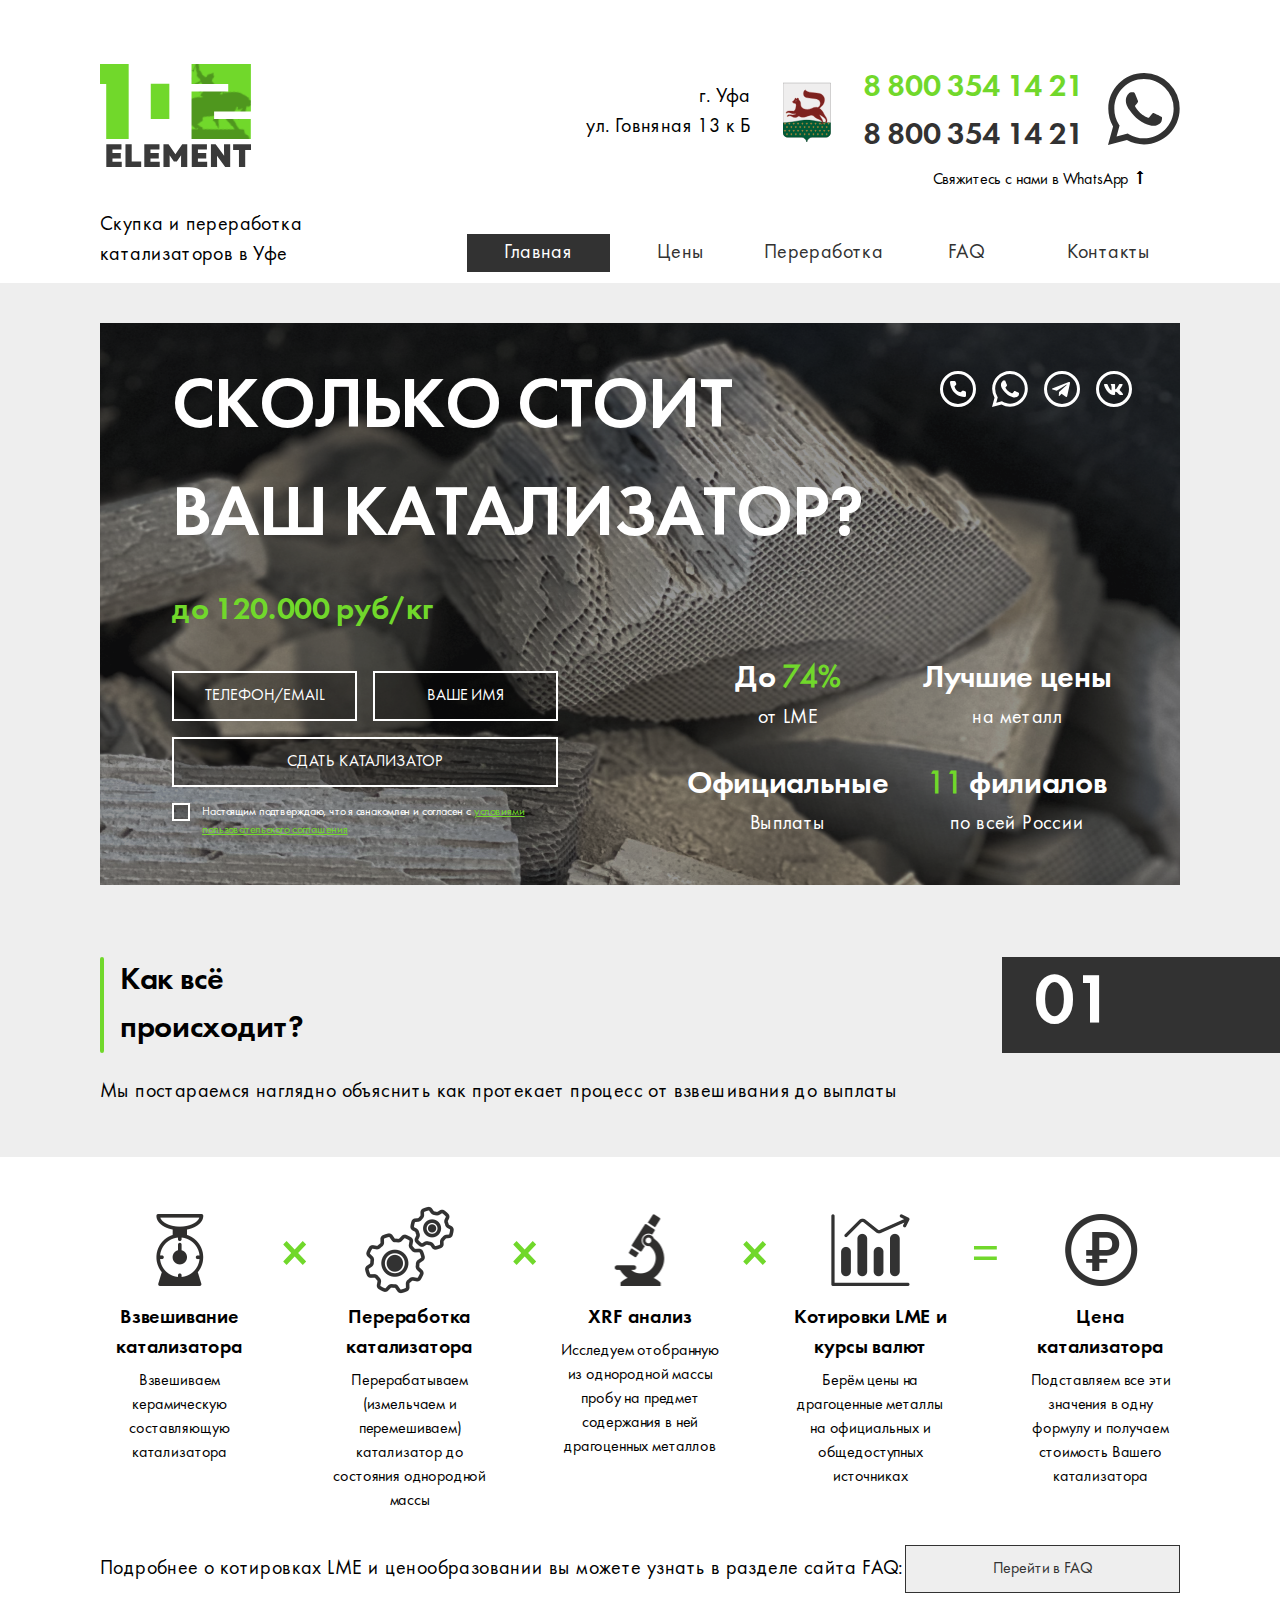
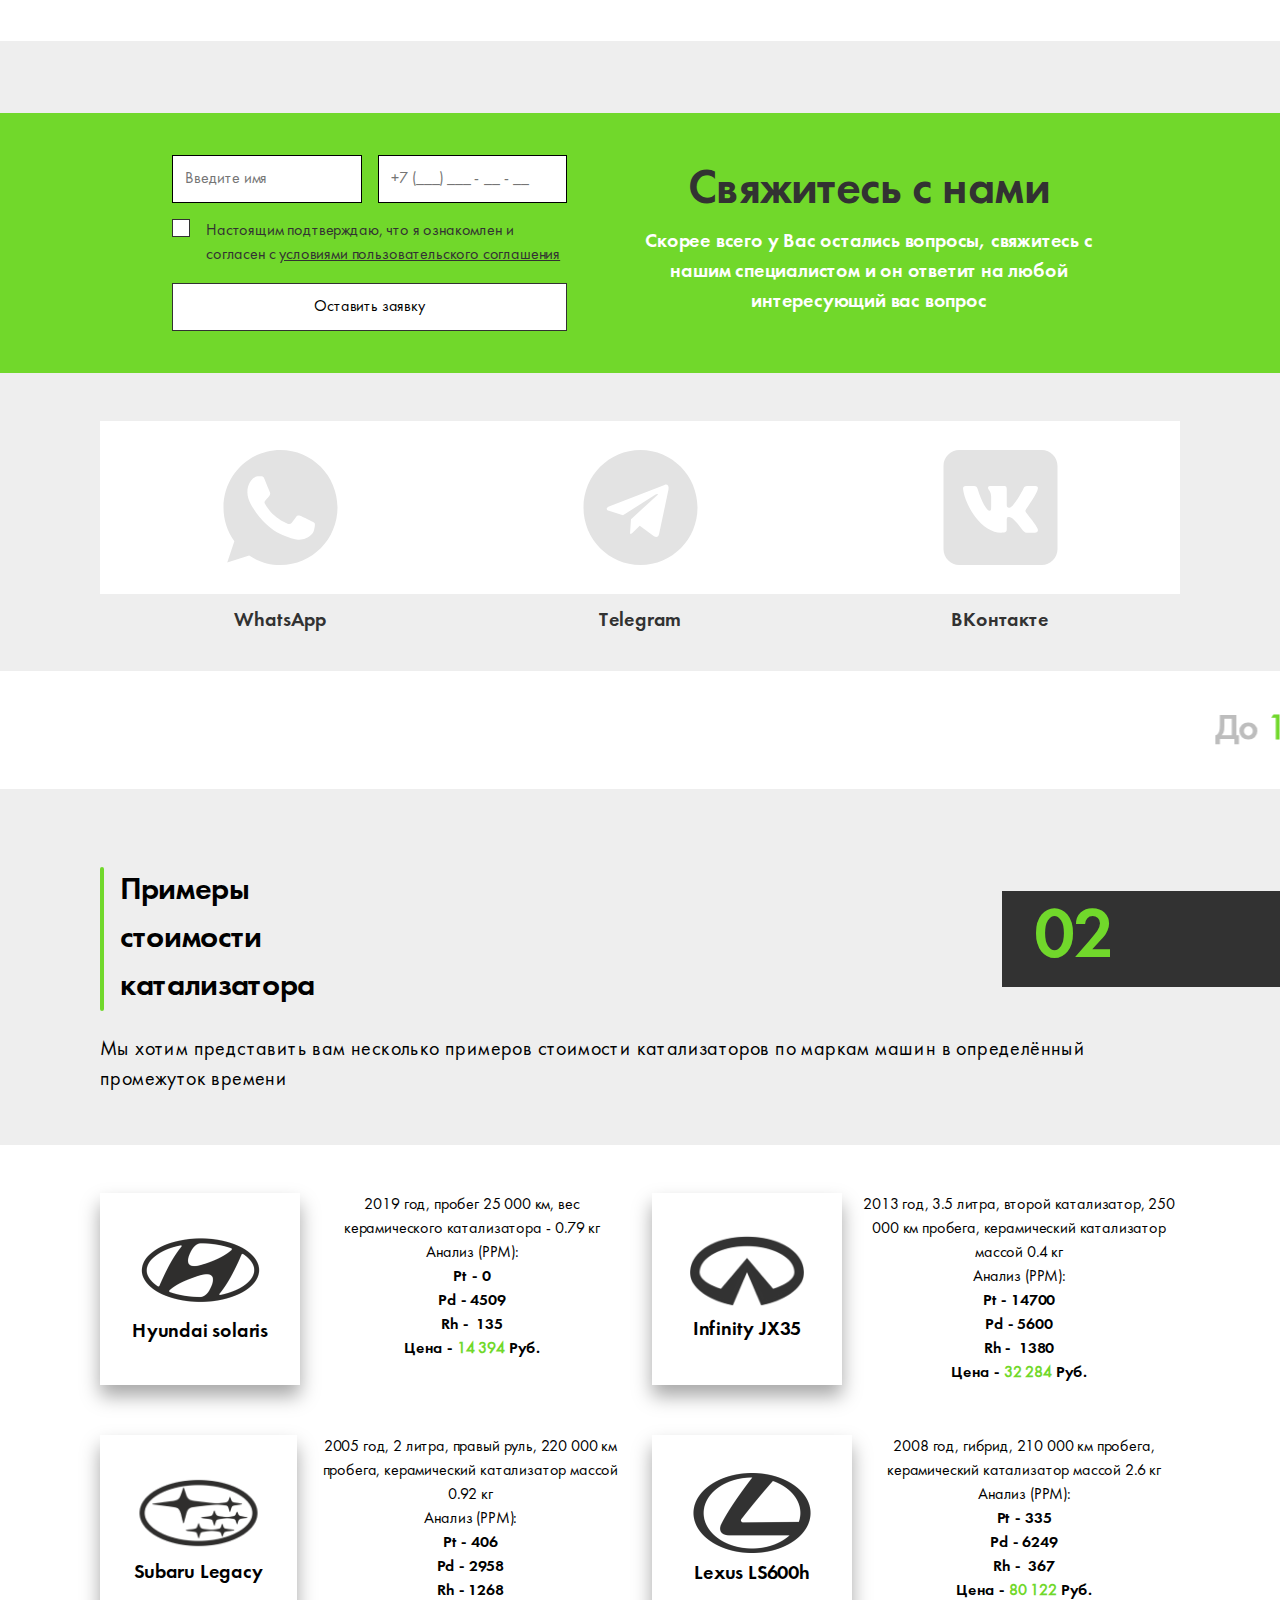
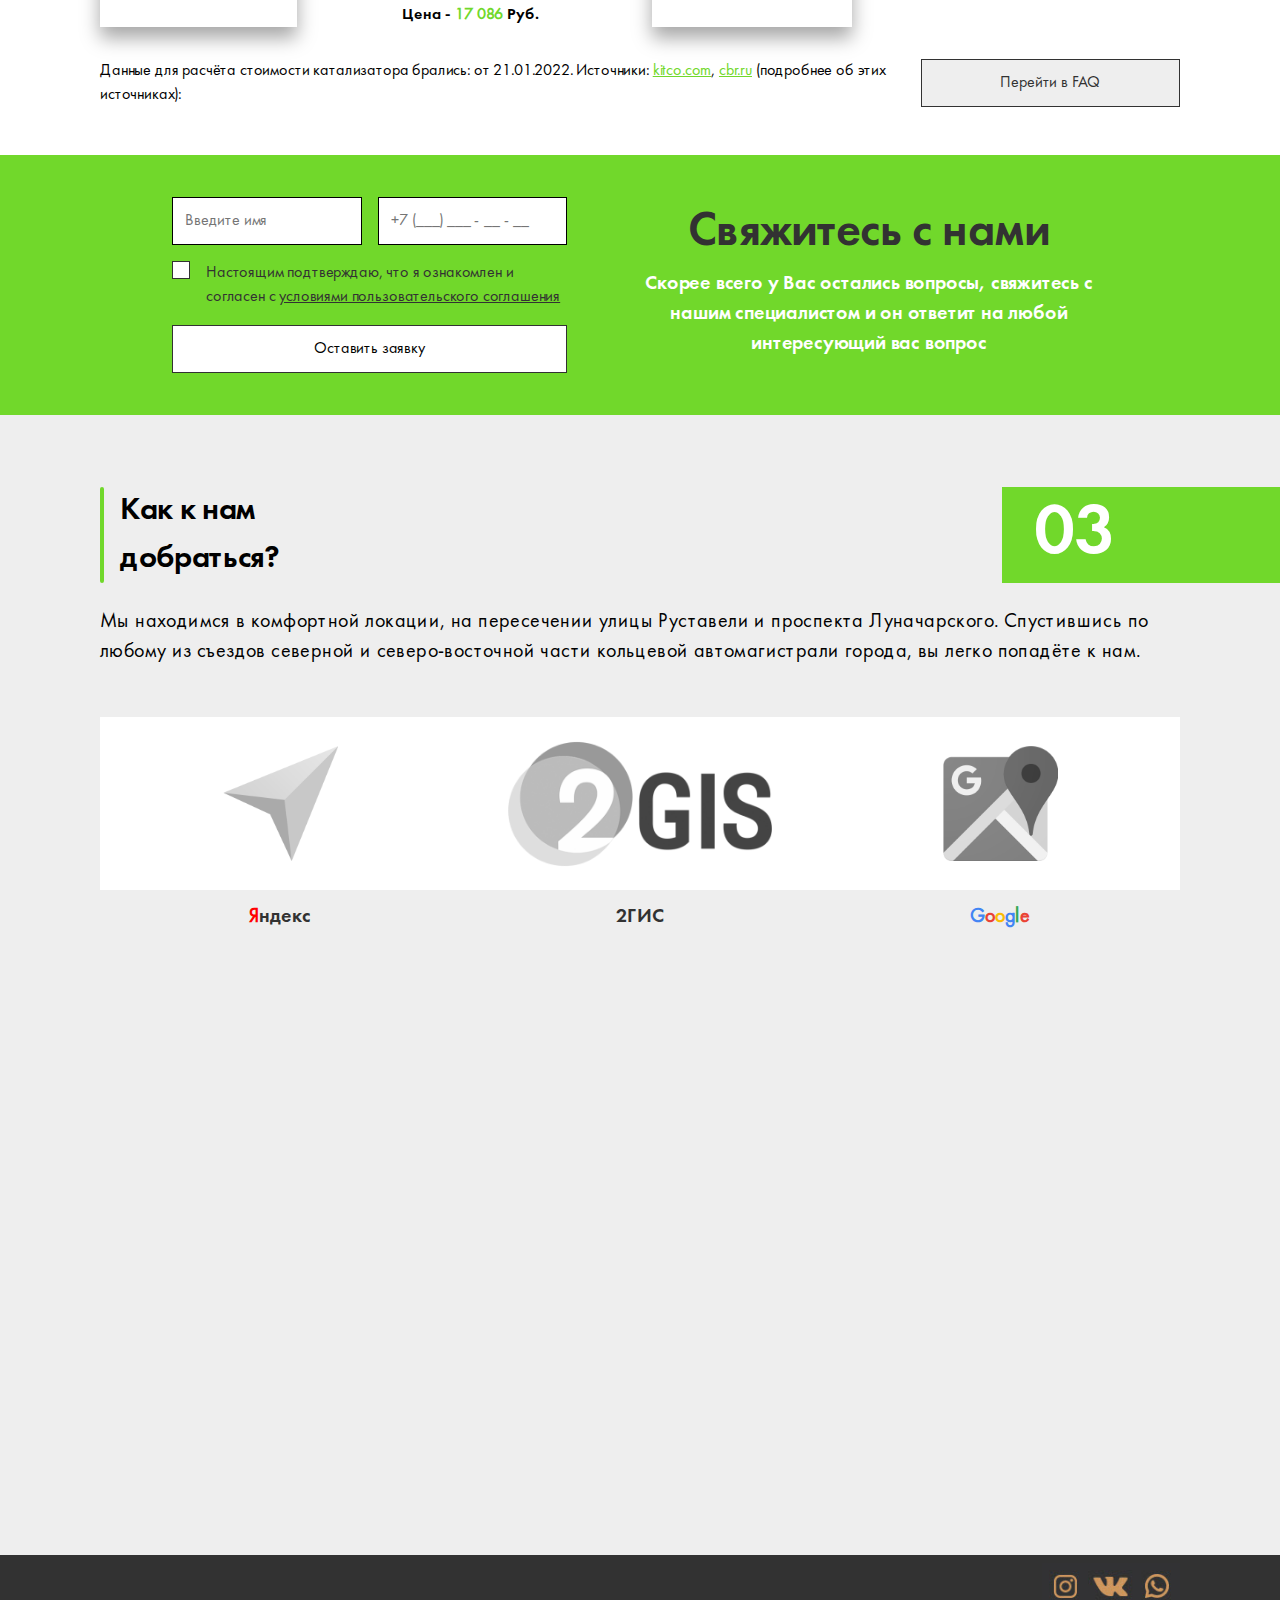
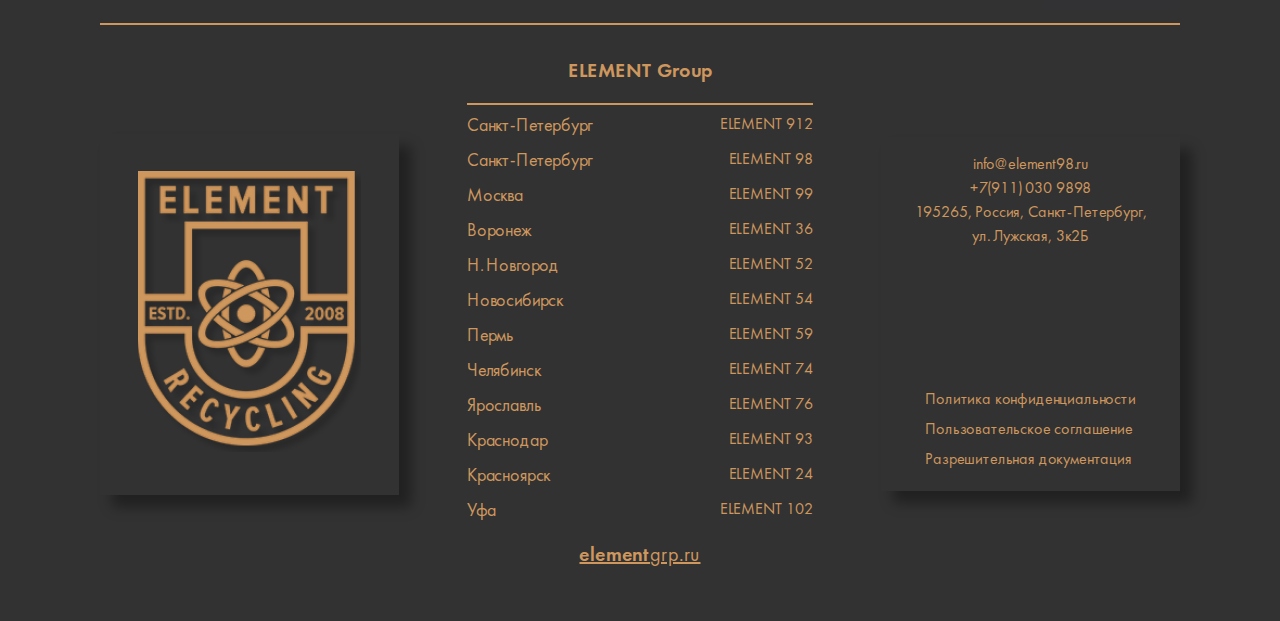
<file: index.html>
<!DOCTYPE html><html lang="ru"><head><meta charset="utf-8"><title>Главная</title><meta http-equiv="X-UA-Compatible" content="IE=edge"><meta name="viewport" content="width=device-width, initial-scale=1"><link rel="icon" href="favicon.ico" type="image/x-icon"><link rel="stylesheet" href="./css/index.bundle.css"><script type="text/javascript" src="https://vk.com/js/api/openapi.js?168"></script></head><body id="root"><header class="header"><div class="header__inner"><div class="header__left"><img src="./img/logo.svg"><div class="header__left-text">Скупка и переработка
катализаторов в Уфе</div></div><div class="header__right"><div class="header__right-top"><div class="header__right-address">г. Уфа
ул. Говняная 13 к Б</div><img class="header__right-coat" src="./img/coat.svg"><div class="header__right-phones"><a href="https://example.com">8 800 354 14 21</a><a href="https://example.com">8 800 354 14 21</a></div><a class="header__right-whatsapp" href="https://example.com"><img src="./img/icons/wa.svg"></a></div><div class="header__right-middle">Свяжитесь с нами в WhatsApp 🠕</div><div class="header__right-bottom"><span class="header_active">Главная</span><a href="./pricing.html">Цены</a><a href="./recycling.html">Переработка</a><a href="./FAQ.html">FAQ</a><a href="./contacts.html">Контакты</a></div></div><div class="header__mobile"><div class="header__mobile-left"><button><img src="./img/icons/burger.svg"></button><div class="header__mobile-delimiter"></div><a href="./index.html#map"><img src="./img/icons/geo-dark.svg"></a><div class="header__mobile-delimiter"></div><a href="tel:78002504492"><img src="./img/icons/phone-dark.svg"></a></div><img class="header__mobile-logo" src="./img/logo-sm.svg"><div class="header__mobile-links"><span class="header_active">Главная</span><a href="./pricing.html">Цены</a><a href="./recycling.html">Переработка</a><a href="./FAQ.html">FAQ</a><a href="./contacts.html">Контакты</a><button class="header__mobile-close"><img src="./img/icons/close.svg"></button></div></div></div></header><div class="main-block"><div class="main-block__inner"><div class="main-block__top"><div class="main-block__header">Сколько стоит
ваш катализатор?</div><div class="main-block__icons"><a href="https://example.com"><img src="./img/icons/ph-white.svg"></a><a href="https://example.com"><img src="./img/icons/wa-white.svg"></a><a href="https://example.com"><img src="./img/icons/tg-white.svg"></a><a href="https://example.com"><img src="./img/icons/vk-white.svg"></a></div></div><div class="main-block__middle">до 120.000 руб/кг</div><div class="main-block__bottom"><form class="main-block__bottom-form"><div class="main-block__bottom-row"><input type="text" placeholder="ТЕЛЕФОН/EMAIL"><input type="text" placeholder="ВАШЕ ИМЯ"></div><button>СДАТЬ КАТАЛИЗАТОР</button><label class="checkbox"><input type="checkbox" required><div class="checkbox__visualisation"><svg width="20" height="20" fill="none" xmlns="http://www.w3.org/2000/svg"><path d="M17.813 3.71h-1.366a.622.622 0 0 0-.49.24l-8.053 10.2-3.861-4.892a.625.625 0 0 0-.49-.238H2.188c-.131 0-.204.15-.124.251l5.35 6.778c.25.316.73.316.982 0l9.54-12.088c.08-.1.007-.25-.123-.25Z" fill="#000"/></svg></div><div class="checkbox__text">Настоящим подтверждаю, что я ознакомлен и согласен с <a href="/tos.html">условиями пользовательского соглашения</a></div></label></form><div class="main-block__features"><div class="main-block__feature"><div class="main-block__feature-header">До <span class="c-primary">74%</span></div><div class="main-block__feature-body">от LME</div></div><div class="main-block__feature"><div class="main-block__feature-header">Лучшие цены</div><div class="main-block__feature-body">на металл</div></div><div class="main-block__feature"><div class="main-block__feature-header">Официальные</div><div class="main-block__feature-body">Выплаты</div></div><div class="main-block__feature"><div class="main-block__feature-header"><span class="c-primary">11</span> филиалов</div><div class="main-block__feature-body">по всей России</div></div></div></div><img class="main-block__bg" src="./img/main-block/bg.png"></div><div class="main-block__mobile"><div class="main-block__icons"><a href="https://example.com"><img src="./img/icons/ph-white.svg"></a><a href="https://example.com"><img src="./img/icons/wa-white.svg"></a><a href="https://example.com"><img src="./img/icons/tg-white.svg"></a><a href="https://example.com"><img src="./img/icons/vk-white.svg"></a></div></div></div><div class="subheader subheader_black-white"><div class="subheader__inner"><div class="subheader__top"><div class="subheader__left">Как всё
происходит?</div><div class="subheader__right">01</div></div>Мы постараемся наглядно объяснить как протекает процесс от взвешивания до выплаты</div></div><div class="process"><div class="process__inner"><div class="process__steps"><div class="process__step"><img src="./img/process/1.png"><div class="process__text"><div class="process__step-header">Взвешивание катализатора</div>Взвешиваем керамическую составляющую катализатора</div></div><img src="./img/process/multiply.svg"><div class="process__step"><img src="./img/process/2.png"><div class="process__text"><div class="process__step-header">Переработка катализатора</div>Перерабатываем (измельчаем и перемешиваем) катализатор до состояния однородной массы</div></div><img src="./img/process/multiply.svg"><div class="process__step"><img src="./img/process/3.png"><div class="process__text"><div class="process__step-header">XRF анализ</div>Исследуем отобранную из однородной массы пробу на предмет содержания в ней драгоценных металлов</div></div><img src="./img/process/multiply.svg"><div class="process__step"><img src="./img/process/4.png"><div class="process__text"><div class="process__step-header">Котировки LME и курсы валют</div>Берём цены на драгоценные металлы на официальных и общедоступных источниках</div></div><img src="./img/process/equals.svg"><div class="process__step"><img src="./img/process/5.png"><div class="process__text"><div class="process__step-header">Цена катализатора</div>Подставляем все эти значения в одну формулу и получаем стоимость Вашего катализатора</div></div></div><div class="process__FAQ">Подробнее о котировках LME и ценообразовании вы можете узнать в разделе сайта FAQ:<a href="https://example.com">Перейти в FAQ</a></div></div></div><div class="contact-us"><div class="contact-us__inner"><div class="contact-us__left"><form><div class="contact-us__row"><input placeholder="Введите имя"><input placeholder="+7 (___) ___ - __ - __"></div><label class="checkbox"><input type="checkbox" required><div class="checkbox__visualisation"><svg width="20" height="20" fill="none" xmlns="http://www.w3.org/2000/svg"><path d="M17.813 3.71h-1.366a.622.622 0 0 0-.49.24l-8.053 10.2-3.861-4.892a.625.625 0 0 0-.49-.238H2.188c-.131 0-.204.15-.124.251l5.35 6.778c.25.316.73.316.982 0l9.54-12.088c.08-.1.007-.25-.123-.25Z" fill="#000"/></svg></div><div class="checkbox__text">Настоящим подтверждаю, что я ознакомлен и согласен с <a href="/tos.html">условиями пользовательского соглашения</a></div></label><button>Оставить заявку</button></form></div><div class="contact-us__right"><div class="contact-us__head">Свяжитесь с нами</div>Скорее всего у Вас остались вопросы, свяжитесь с нашим специалистом и он ответит на любой интересующий вас вопрос</div></div></div><div class="contacts"><div class="contacts__inner"><a class="contacts__item contacts_wa" href="https://wa.me/79219709898"><div class="contacts__item-inner"><img src="./img/icons/wa-gray.svg"></div>WhatsApp</a><a class="contacts__item contacts_tg" href="https://t.me/elementauto_spb"><div class="contacts__item-inner"><img src="./img/icons/tg-gray.svg"></div>Telegram</a><a class="contacts__item contacts_vk" href="https://vk.com/elementauto_spb"><div class="contacts__item-inner"><img src="./img/icons/vk-gray.svg"></div>ВКонтакте</a></div></div><marquee class="spinning-catalyst">До <span class="c-primary">120.000</span> руб/кг керамического катализатора! До <span class="c-primary">120.000</span> руб/кг керамического катализатора! До <span class="c-primary">120.000</span> руб/кг керамического катализатора! До <span class="c-primary">120.000</span> руб/кг керамического катализатора! До <span class="c-primary">120.000</span> руб/кг керамического катализатора! До <span class="c-primary">120.000</span> руб/кг керамического катализатора! До <span class="c-primary">120.000</span> руб/кг керамического катализатора! До <span class="c-primary">120.000</span> руб/кг керамического катализатора!</marquee><div class="subheader subheader_black-primary"><div class="subheader__inner"><div class="subheader__top"><div class="subheader__left">Примеры
стоимости
катализатора</div><div class="subheader__right">02</div></div>Мы хотим представить вам несколько примеров стоимости катализаторов по маркам машин в определённый промежуток времени</div></div><div class="pricing"><div class="pricing__inner"><div class="pricing__items"><div class="pricing__item"><div class="pricing__item-left"><img src="./img/pricing/1.png">Hyundai solaris</div><div class="pricing__item-right">2019 год, пробег 25 000 км, вес керамического катализатора - 0.79 кг<div class="pricing__item-analysis">Анализ (PPM):</div><div class="pricing__item-stats">Pt - 0
Pd - 4509
Rh -  135
Цена - <span class="pricing__item-price">14 394</span> Руб.</div></div></div><div class="pricing__item"><div class="pricing__item-left"><img src="./img/pricing/2.png">Infinity JX35</div><div class="pricing__item-right">2013 год, 3.5 литра, второй катализатор,  250 000 км пробега, керамический катализатор массой 0.4 кг<div class="pricing__item-analysis">Анализ (PPM):</div><div class="pricing__item-stats">Pt - 14700
Pd - 5600
Rh -  1380
Цена - <span class="pricing__item-price">32 284</span> Руб.</div></div></div><div class="pricing__item"><div class="pricing__item-left"><img src="./img/pricing/3.png">Subaru Legacy</div><div class="pricing__item-right">2005 год, 2 литра, правый руль, 220 000 км пробега, керамический катализатор массой 0.92 кг<div class="pricing__item-analysis">Анализ (PPM):</div><div class="pricing__item-stats">Pt - 406
Pd - 2958
Rh - 1268
Цена - <span class="pricing__item-price">17 086</span> Руб.</div></div></div><div class="pricing__item"><div class="pricing__item-left"><img src="./img/pricing/4.png">Lexus LS600h</div><div class="pricing__item-right">2008 год, гибрид, 210 000 км пробега, керамический катализатор массой 2.6 кг<div class="pricing__item-analysis">Анализ (PPM):</div><div class="pricing__item-stats">Pt - 335
Pd - 6249
Rh -  367
Цена - <span class="pricing__item-price">80 122</span> Руб.</div></div></div></div><div class="pricing__end"><div class="pricing__end-text">Данные для расчёта стоимости катализатора брались: от 21.01.2022. Источники:&nbsp;<a href="https://kitco.com">kitco.com</a>,&nbsp;<a href="https://cbr.ru">cbr.ru</a>&nbsp;(подробнее об этих источниках):</div><a href="https://example.com">Перейти в FAQ</a></div></div></div><div class="contact-us"><div class="contact-us__inner"><div class="contact-us__left"><form><div class="contact-us__row"><input placeholder="Введите имя"><input placeholder="+7 (___) ___ - __ - __"></div><label class="checkbox"><input type="checkbox" required><div class="checkbox__visualisation"><svg width="20" height="20" fill="none" xmlns="http://www.w3.org/2000/svg"><path d="M17.813 3.71h-1.366a.622.622 0 0 0-.49.24l-8.053 10.2-3.861-4.892a.625.625 0 0 0-.49-.238H2.188c-.131 0-.204.15-.124.251l5.35 6.778c.25.316.73.316.982 0l9.54-12.088c.08-.1.007-.25-.123-.25Z" fill="#000"/></svg></div><div class="checkbox__text">Настоящим подтверждаю, что я ознакомлен и согласен с <a href="/tos.html">условиями пользовательского соглашения</a></div></label><button>Оставить заявку</button></form></div><div class="contact-us__right"><div class="contact-us__head">Свяжитесь с нами</div>Скорее всего у Вас остались вопросы, свяжитесь с нашим специалистом и он ответит на любой интересующий вас вопрос</div></div></div><div class="subheader subheader_primary-white"><div class="subheader__inner"><div class="subheader__top"><div class="subheader__left">Как к нам
добраться?</div><div class="subheader__right">03</div></div>Мы находимся в комфортной локации, на пересечении улицы Руставели и проспекта Луначарского. Спустившись по любому из съездов северной и северо-восточной части кольцевой автомагистрали города, вы легко попадёте к нам.</div></div><div class="contacts"><div class="contacts__inner"><a class="contacts__item contacts_ym" href="https://yandex.ru/maps/?rtext=~60.023066,%2030.429496"><div class="contacts__item-inner"><img src="./img/contacts/yandex.png"></div><span class="y-red">Я</span>ндекc</a><a class="contacts__item contacts_2g" href="https://2gis.ru/spb/search/ELEMENTAUTO/firm/70000001056754102/tab/reviews?writeReview&amp;m=30.430038%2C60.023128%2F19.35"><div class="contacts__item-inner"><img src="./img/contacts/2gis.png"></div>2ГИС</a><a class="contacts__item contacts_gm" href="https://g.page/r/CS60Upzuldj-EAg/review"><div class="contacts__item-inner"><img src="./img/contacts/google.png"></div><span class="g-blue">G</span><span class="g-red">o</span><span class="g-yellow">o</span><span class="g-blue">g</span><span class="g-green">l</span><span class="g-red">e</span></a></div></div><iframe class="map" src="https://yandex.ru/map-widget/v1/?um=constructor%3A0ceb93e127fc1cf40ba8afa0d5255561e16f402a6b90fd7a87004a957358cca8&amp;amp;source=constructor" frameborder="0"></iframe><footer class="footer"><div class="footer__media"><a href="https://example.com"><img src="./img/footer/inst.png"></a><a href="https://example.com"><img src="./img/footer/vk.png"></a><a href="https://example.com"><img src="./img/footer/wa.png"></a></div><div class="footer__data"><div class="footer__left"><a href="https://elementgrp.ru"><img src="./img/footer/logo.png"></a></div><div class="footer__middle"><div class="footer__middle-header"><a href="https://example.com">ELEMENT Group</a></div><div class="footer__middle-divider"></div><div class="footer__middle-item"><a href="https://example.com"><div class="footer__middle-item-left">Санкт-Петербург</div>ELEMENT 912</a></div><div class="footer__middle-item"><a href="https://example.com"><div class="footer__middle-item-left">Санкт-Петербург</div>ELEMENT 98</a></div><div class="footer__middle-item"><a href="https://example.com"><div class="footer__middle-item-left">Москва</div>ELEMENT 99</a></div><div class="footer__middle-item"><a href="https://example.com"><div class="footer__middle-item-left">Воронеж</div>ELEMENT 36</a></div><div class="footer__middle-item"><a href="https://example.com"><div class="footer__middle-item-left">Н. Новгород</div>ELEMENT 52</a></div><div class="footer__middle-item"><a href="https://example.com"><div class="footer__middle-item-left">Новосибирск</div>ELEMENT 54</a></div><div class="footer__middle-item"><a href="https://example.com"><div class="footer__middle-item-left">Пермь</div>ELEMENT 59</a></div><div class="footer__middle-item"><a href="https://example.com"><div class="footer__middle-item-left">Челябинск</div>ELEMENT 74</a></div><div class="footer__middle-item"><a href="https://example.com"><div class="footer__middle-item-left">Ярославль</div>ELEMENT 76</a></div><div class="footer__middle-item"><a href="https://example.com"><div class="footer__middle-item-left">Краснодар</div>ELEMENT 93</a></div><div class="footer__middle-item"><a href="https://example.com"><div class="footer__middle-item-left">Красноярск</div>ELEMENT 24</a></div><div class="footer__middle-item"><a href="https://example.com"><div class="footer__middle-item-left">Уфа</div>ELEMENT 102</a></div><a class="footer__middle-grp" href="https://example.com"><span class="footer__middle-grp-bold">element</span>grp.ru</a><div class="footer__middle-divider footer_mobile-divider footer_mobile"></div><div class="footer__middle-item footer_mobile footer_mobile-link"><a href="./tos.html">Политика конфиденциальности</a></div><div class="footer__middle-item footer_mobile footer_mobile-link"><a href="./tos.html">Пользовательское соглашение</a></div><div class="footer__middle-item footer_mobile footer_mobile-link"><a href="./tos.html">Разрешительная документация</a></div></div><div class="footer__right"><div class="footer__right-contacts"><a href="https://exmaple.com">info@element98.ru</a><a href="https://exmaple.com">+7(911) 030 9898</a>195265, Россия, Санкт-Петербург,
ул. Лужская, 3к2Б</div><div class="footer__right-links"><a href="./tos.html">Политика конфиденциальности</a><a href="./tos.html">Пользовательское соглашение</a><a href="./tos.html">Разрешительная документация</a></div></div></div></footer></body><script defer src="./js/app.bundle.js"></script><script defer src="./js/index.bundle.js"></script></html>
</file>
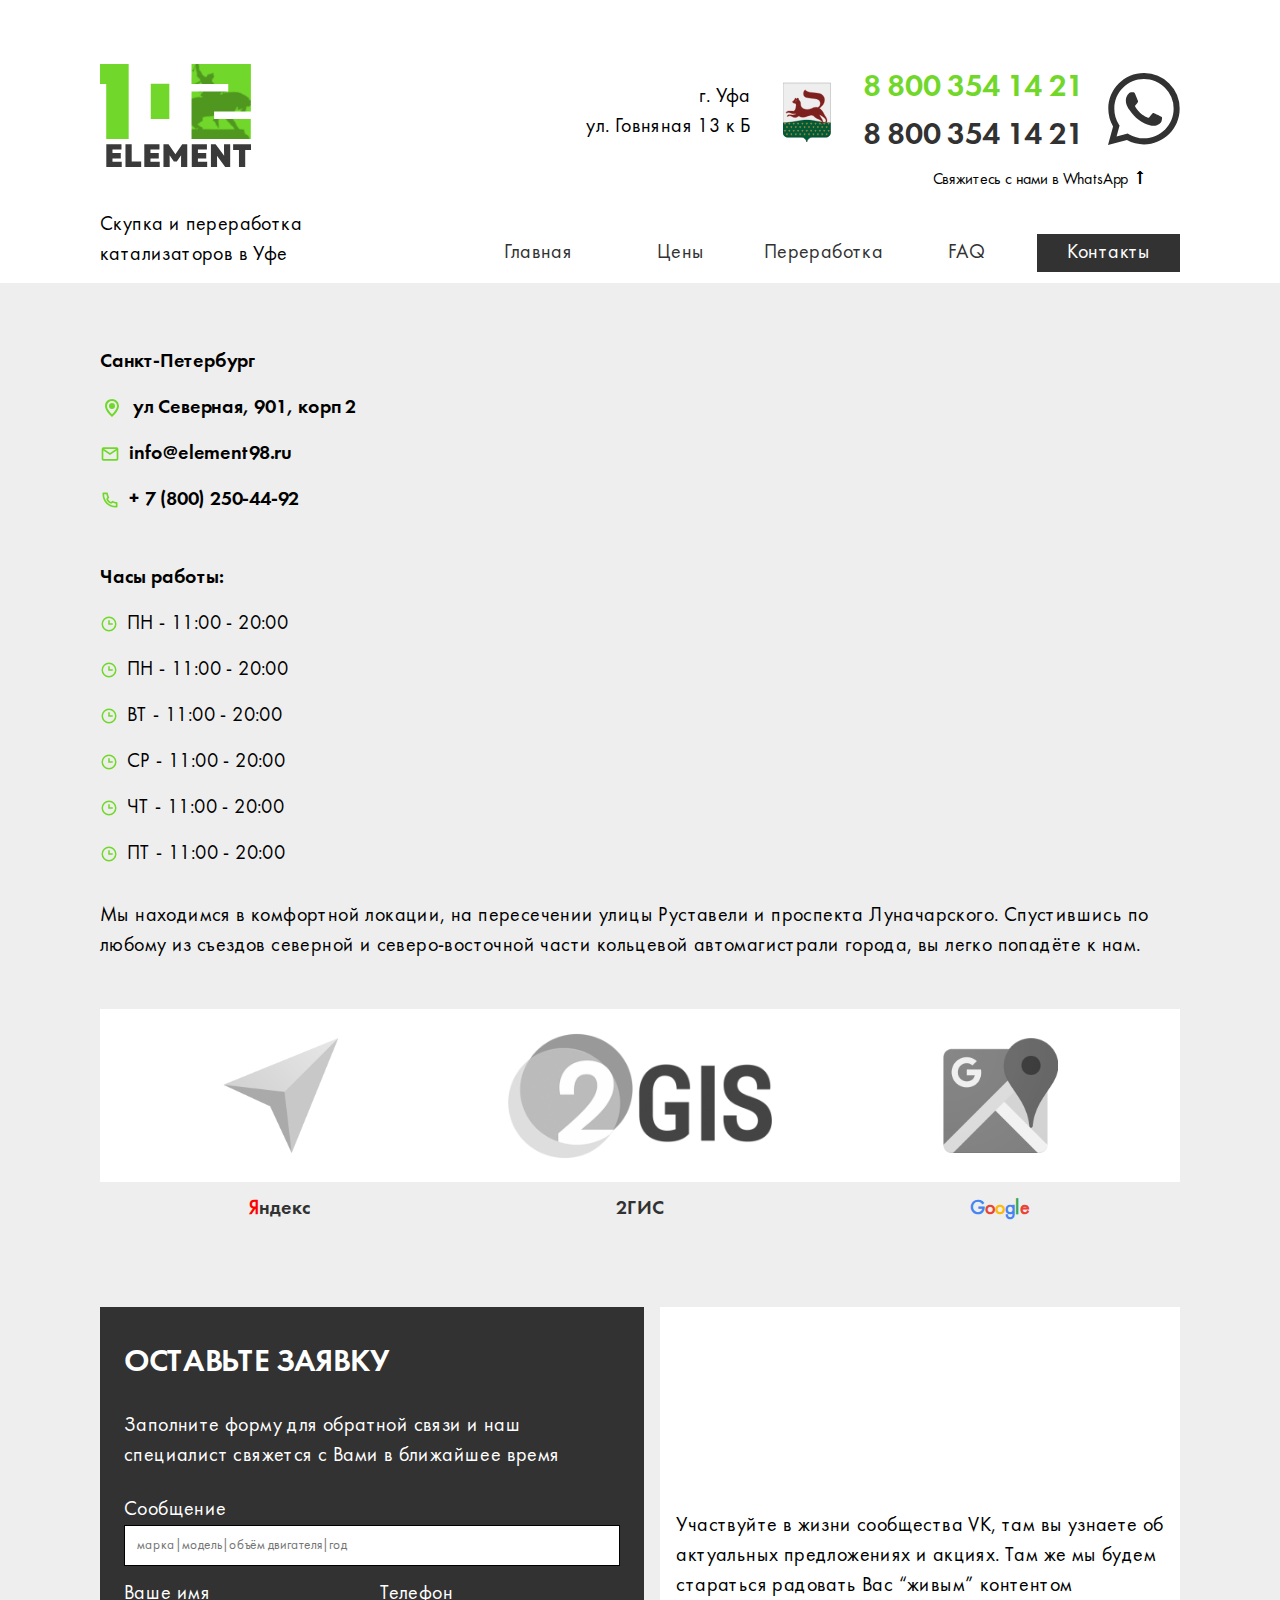
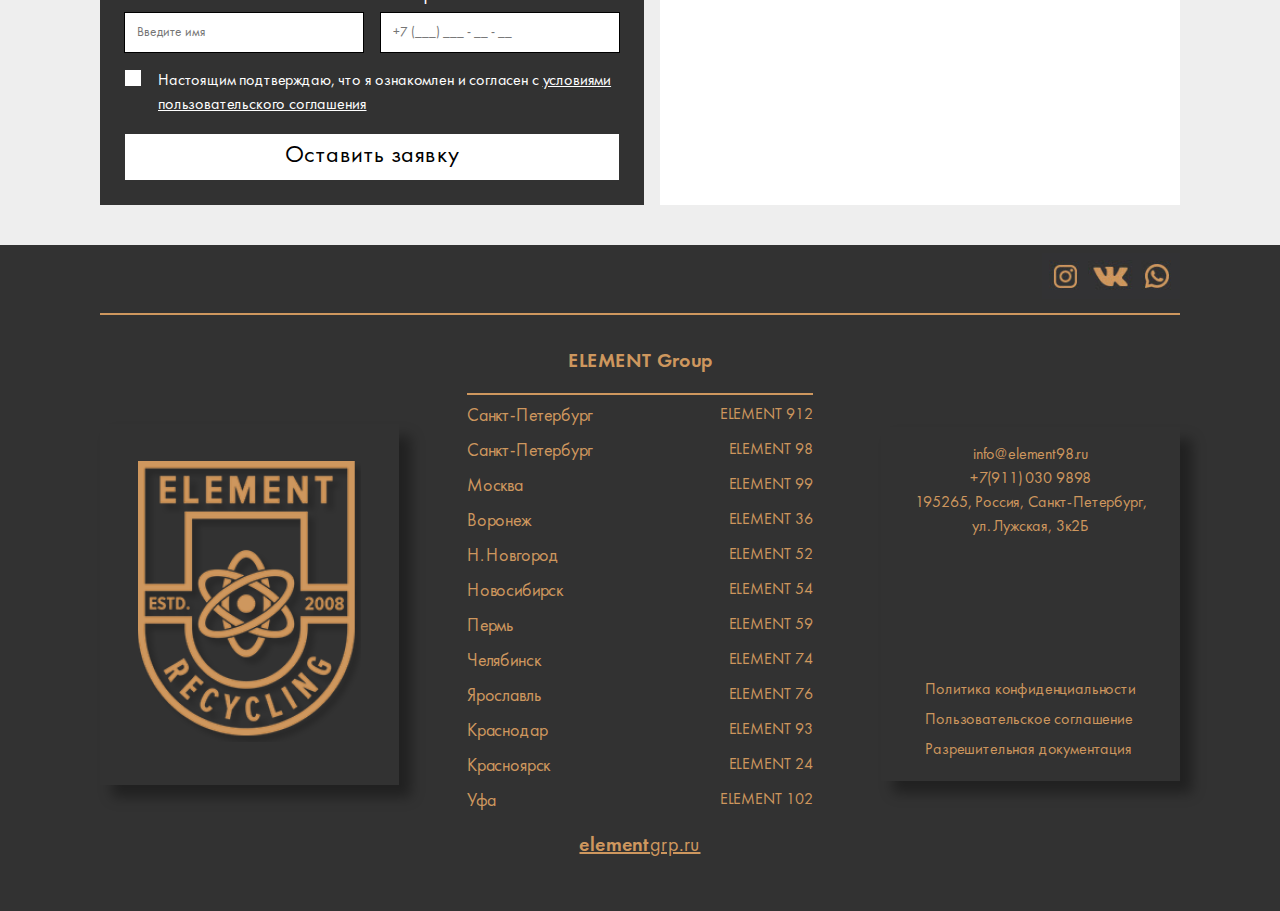
<file: contacts.html>
<!DOCTYPE html><html lang="ru"><head><meta charset="utf-8"><title>Контакты</title><meta http-equiv="X-UA-Compatible" content="IE=edge"><meta name="viewport" content="width=device-width, initial-scale=1"><link rel="icon" href="favicon.ico" type="image/x-icon"><link rel="stylesheet" href="./css/contacts.bundle.css"><script type="text/javascript" src="https://vk.com/js/api/openapi.js?168"></script></head><body id="root"><header class="header"><div class="header__inner"><div class="header__left"><img src="./img/logo.svg"><div class="header__left-text">Скупка и переработка
катализаторов в Уфе</div></div><div class="header__right"><div class="header__right-top"><div class="header__right-address">г. Уфа
ул. Говняная 13 к Б</div><img class="header__right-coat" src="./img/coat.svg"><div class="header__right-phones"><a href="https://example.com">8 800 354 14 21</a><a href="https://example.com">8 800 354 14 21</a></div><a class="header__right-whatsapp" href="https://example.com"><img src="./img/icons/wa.svg"></a></div><div class="header__right-middle">Свяжитесь с нами в WhatsApp 🠕</div><div class="header__right-bottom"><a href="./index.html">Главная</a><a href="./pricing.html">Цены</a><a href="./recycling.html">Переработка</a><a href="./FAQ.html">FAQ</a><span class="header_active">Контакты</span></div></div><div class="header__mobile"><div class="header__mobile-left"><button><img src="./img/icons/burger.svg"></button><div class="header__mobile-delimiter"></div><a href="./index.html#map"><img src="./img/icons/geo-dark.svg"></a><div class="header__mobile-delimiter"></div><a href="tel:78002504492"><img src="./img/icons/phone-dark.svg"></a></div><a class="header__mobile-logo" href="index.html"><img src="./img/logo-sm.svg"></a><div class="header__mobile-links"><a href="./">Главная</a><a href="./pricing.html">Цены</a><a href="./recycling.html">Переработка</a><a href="./FAQ.html">FAQ</a><span class="header_active">Контакты</span><button class="header__mobile-close"><img src="./img/icons/close.svg"></button></div></div></div></header><div class="contacts-page"><div class="contacts-page__inner"><div class="contacts-page__info"><div class="contacts-page__left"><div class="contacts-page__items"><div class="contacts-page__item c-yellow">Санкт-Петербург</div><div class="contacts-page__item"><img src="./img/icons/geo-out.svg">ул Северная, 901, корп 2</div><div class="contacts-page__item"><img src="./img/icons/mail.svg">info@element98.ru</div><div class="contacts-page__item"><img src="./img/icons/phone.svg">+ 7 (800) 250-44-92</div></div><div class="contacts-page__items"><div class="contacts-page__item">Часы работы:</div><div class="contacts-page__item contacts-page_thin"><img src="./img/icons/time.svg">ПН - 11:00 - 20:00</div><div class="contacts-page__item contacts-page_thin"><img src="./img/icons/time.svg">ПН - 11:00 - 20:00</div><div class="contacts-page__item contacts-page_thin"><img src="./img/icons/time.svg">ВТ - 11:00 - 20:00</div><div class="contacts-page__item contacts-page_thin"><img src="./img/icons/time.svg">СР - 11:00 - 20:00</div><div class="contacts-page__item contacts-page_thin"><img src="./img/icons/time.svg">ЧТ - 11:00 - 20:00</div><div class="contacts-page__item contacts-page_thin"><img src="./img/icons/time.svg">ПТ - 11:00 - 20:00</div></div></div><iframe src="https://yandex.ru/map-widget/v1/?um=constructor%3Ad5361f3fb99e7e7e05e28846c0bf5d0a02ba69b4343799dd12eba5e2fd4a066a&amp;amp;source=constructor" frameborder="0"></iframe></div><div class="contacts-page__text">Мы находимся в комфортной локации, на пересечении улицы Руставели и проспекта Луначарского. Спустившись по любому из съездов северной и северо-восточной части кольцевой автомагистрали города, вы легко попадёте к нам.</div><div class="contacts"><div class="contacts__inner"><a class="contacts__item contacts_ym" href="https://yandex.ru/maps/?rtext=~60.023066,%2030.429496"><div class="contacts__item-inner"><img src="./img/contacts/yandex.png"></div><span class="y-red">Я</span>ндекc</a><a class="contacts__item contacts_2g" href="https://2gis.ru/spb/search/ELEMENTAUTO/firm/70000001056754102/tab/reviews?writeReview&amp;m=30.430038%2C60.023128%2F19.35"><div class="contacts__item-inner"><img src="./img/contacts/2gis.png"></div>2ГИС</a><a class="contacts__item contacts_gm" href="https://g.page/r/CS60Upzuldj-EAg/review"><div class="contacts__item-inner"><img src="./img/contacts/google.png"></div><span class="g-blue">G</span><span class="g-red">o</span><span class="g-yellow">o</span><span class="g-blue">g</span><span class="g-green">l</span><span class="g-red">e</span></a></div></div><div class="request"><div class="request__inner"><div class="request__left"><div class="request__left-header">Оставьте заявку</div>Заполните форму для обратной связи и наш специалист свяжется с Вами в ближайшее время<form><label>Сообщение<input placeholder="марка|модель|объём двигателя|год"></label><div class="request__row"><label>Ваше имя<input placeholder="Введите имя"></label><label>Телефон<input placeholder="+7 (___) ___ - __ - __"></label></div><label class="checkbox"><input type="checkbox" required><div class="checkbox__visualisation"><svg width="20" height="20" fill="none" xmlns="http://www.w3.org/2000/svg"><path d="M17.813 3.71h-1.366a.622.622 0 0 0-.49.24l-8.053 10.2-3.861-4.892a.625.625 0 0 0-.49-.238H2.188c-.131 0-.204.15-.124.251l5.35 6.778c.25.316.73.316.982 0l9.54-12.088c.08-.1.007-.25-.123-.25Z" fill="#000"/></svg></div><div class="checkbox__text">Настоящим подтверждаю, что я ознакомлен и согласен с <a href="/tos.html">условиями пользовательского соглашения</a></div></label><button>Оставить заявку</button></form></div><div class="request__right"><div class="request__right-text">Участвуйте в жизни сообщества VK, там вы узнаете об актуальных предложениях и акциях. Там же мы будем стараться радовать Вас “живым” контентом</div></div></div></div></div></div><footer class="footer"><div class="footer__media"><a href="https://example.com"><img src="./img/footer/inst.png"></a><a href="https://example.com"><img src="./img/footer/vk.png"></a><a href="https://example.com"><img src="./img/footer/wa.png"></a></div><div class="footer__data"><div class="footer__left"><a href="https://elementgrp.ru"><img src="./img/footer/logo.png"></a></div><div class="footer__middle"><div class="footer__middle-header"><a href="https://example.com">ELEMENT Group</a></div><div class="footer__middle-divider"></div><div class="footer__middle-item"><a href="https://example.com"><div class="footer__middle-item-left">Санкт-Петербург</div>ELEMENT 912</a></div><div class="footer__middle-item"><a href="https://example.com"><div class="footer__middle-item-left">Санкт-Петербург</div>ELEMENT 98</a></div><div class="footer__middle-item"><a href="https://example.com"><div class="footer__middle-item-left">Москва</div>ELEMENT 99</a></div><div class="footer__middle-item"><a href="https://example.com"><div class="footer__middle-item-left">Воронеж</div>ELEMENT 36</a></div><div class="footer__middle-item"><a href="https://example.com"><div class="footer__middle-item-left">Н. Новгород</div>ELEMENT 52</a></div><div class="footer__middle-item"><a href="https://example.com"><div class="footer__middle-item-left">Новосибирск</div>ELEMENT 54</a></div><div class="footer__middle-item"><a href="https://example.com"><div class="footer__middle-item-left">Пермь</div>ELEMENT 59</a></div><div class="footer__middle-item"><a href="https://example.com"><div class="footer__middle-item-left">Челябинск</div>ELEMENT 74</a></div><div class="footer__middle-item"><a href="https://example.com"><div class="footer__middle-item-left">Ярославль</div>ELEMENT 76</a></div><div class="footer__middle-item"><a href="https://example.com"><div class="footer__middle-item-left">Краснодар</div>ELEMENT 93</a></div><div class="footer__middle-item"><a href="https://example.com"><div class="footer__middle-item-left">Красноярск</div>ELEMENT 24</a></div><div class="footer__middle-item"><a href="https://example.com"><div class="footer__middle-item-left">Уфа</div>ELEMENT 102</a></div><a class="footer__middle-grp" href="https://example.com"><span class="footer__middle-grp-bold">element</span>grp.ru</a><div class="footer__middle-divider footer_mobile-divider footer_mobile"></div><div class="footer__middle-item footer_mobile footer_mobile-link"><a href="./tos.html">Политика конфиденциальности</a></div><div class="footer__middle-item footer_mobile footer_mobile-link"><a href="./tos.html">Пользовательское соглашение</a></div><div class="footer__middle-item footer_mobile footer_mobile-link"><a href="./tos.html">Разрешительная документация</a></div></div><div class="footer__right"><div class="footer__right-contacts"><a href="https://exmaple.com">info@element98.ru</a><a href="https://exmaple.com">+7(911) 030 9898</a>195265, Россия, Санкт-Петербург,
ул. Лужская, 3к2Б</div><div class="footer__right-links"><a href="./tos.html">Политика конфиденциальности</a><a href="./tos.html">Пользовательское соглашение</a><a href="./tos.html">Разрешительная документация</a></div></div></div></footer></body><script defer src="./js/app.bundle.js"></script><script defer src="./js/contacts.bundle.js"></script></html>
</file>
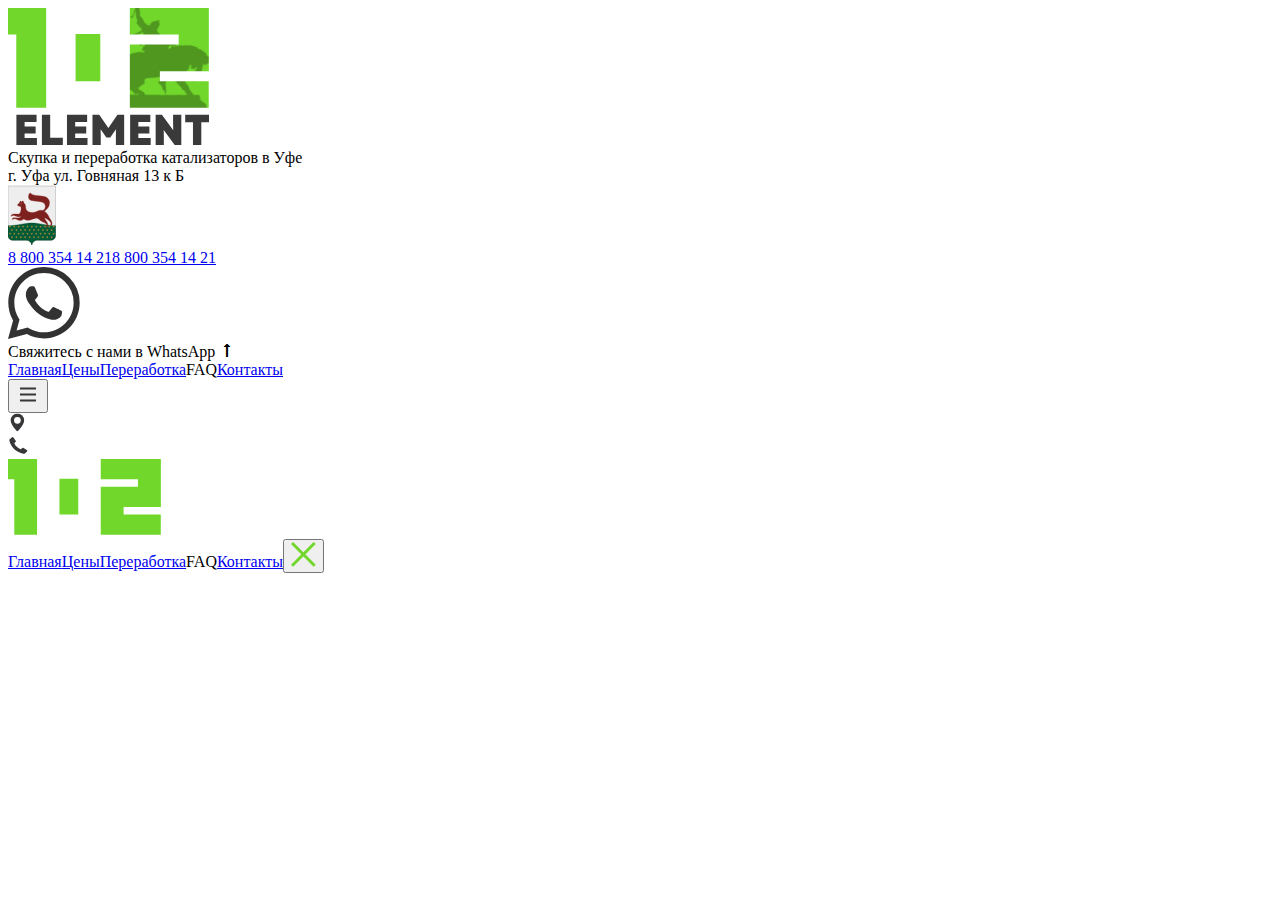
<file: FAQ-topic1.html>
<!DOCTYPE html><html lang="ru"><head><meta charset="utf-8"><title>Как заменить катализатор на пламегаситель?</title><meta http-equiv="X-UA-Compatible" content="IE=edge"><meta name="viewport" content="width=device-width, initial-scale=1"><link rel="icon" href="favicon.ico" type="image/x-icon"><link rel="stylesheet" href="./css/FAQ-topic.bundle.css"><script type="text/javascript" src="https://vk.com/js/api/openapi.js?168"></script></head><body id="root"><header class="header"><div class="header__inner"><div class="header__left"><img src="./img/logo.svg"><div class="header__left-text">Скупка и переработка
катализаторов в Уфе</div></div><div class="header__right"><div class="header__right-top"><div class="header__right-address">г. Уфа
ул. Говняная 13 к Б</div><img class="header__right-coat" src="./img/coat.svg"><div class="header__right-phones"><a href="https://example.com">8 800 354 14 21</a><a href="https://example.com">8 800 354 14 21</a></div><a class="header__right-whatsapp" href="https://example.com"><img src="./img/icons/wa.svg"></a></div><div class="header__right-middle">Свяжитесь с нами в WhatsApp 🠕</div><div class="header__right-bottom"><a href="./index.html">Главная</a><a href="./pricing.html">Цены</a><a href="./recycling.html">Переработка</a><span class="header_active">FAQ</span><a href="./contacts.html">Контакты</a></div></div><div class="header__mobile"><div class="header__mobile-left"><button><img src="./img/icons/burger.svg"></button><div class="header__mobile-delimiter"></div><a href="./index.html#map"><img src="./img/icons/geo-dark.svg"></a><div class="header__mobile-delimiter"></div><a href="tel:78002504492"><img src="./img/icons/phone-dark.svg"></a></div><a class="header__mobile-logo" href="index.html"><img src="./img/logo-sm.svg"></a><div class="header__mobile-links"><a href="./">Главная</a><a href="./pricing.html">Цены</a><a href="./recycling.html">Переработка</a><span class="header_active">FAQ</span><a href="./contacts.html">Контакты</a><button class="header__mobile-close"><img src="./img/icons/close.svg"></button></div></div></div></header></body><script defer src="./js/app.bundle.js"></script><script defer src="./js/FAQ-topic.bundle.js"></script></html>
</file>
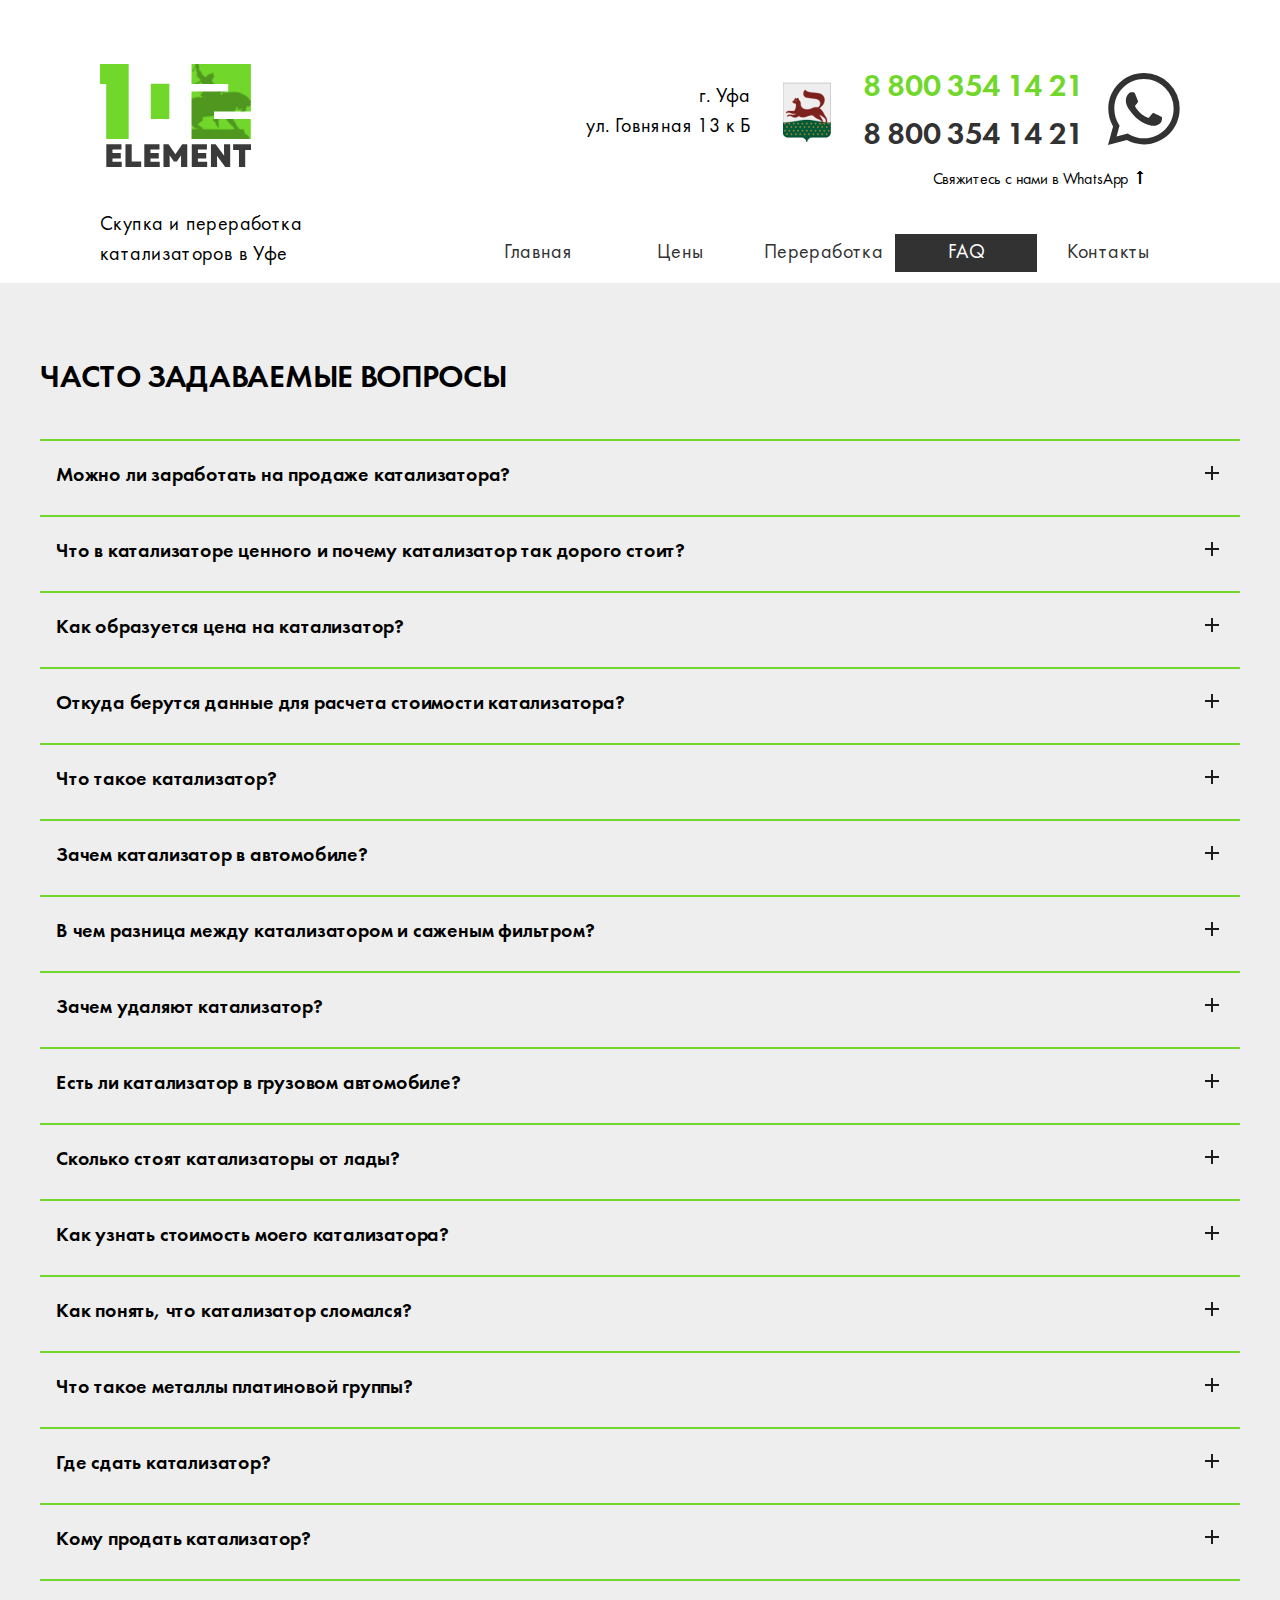
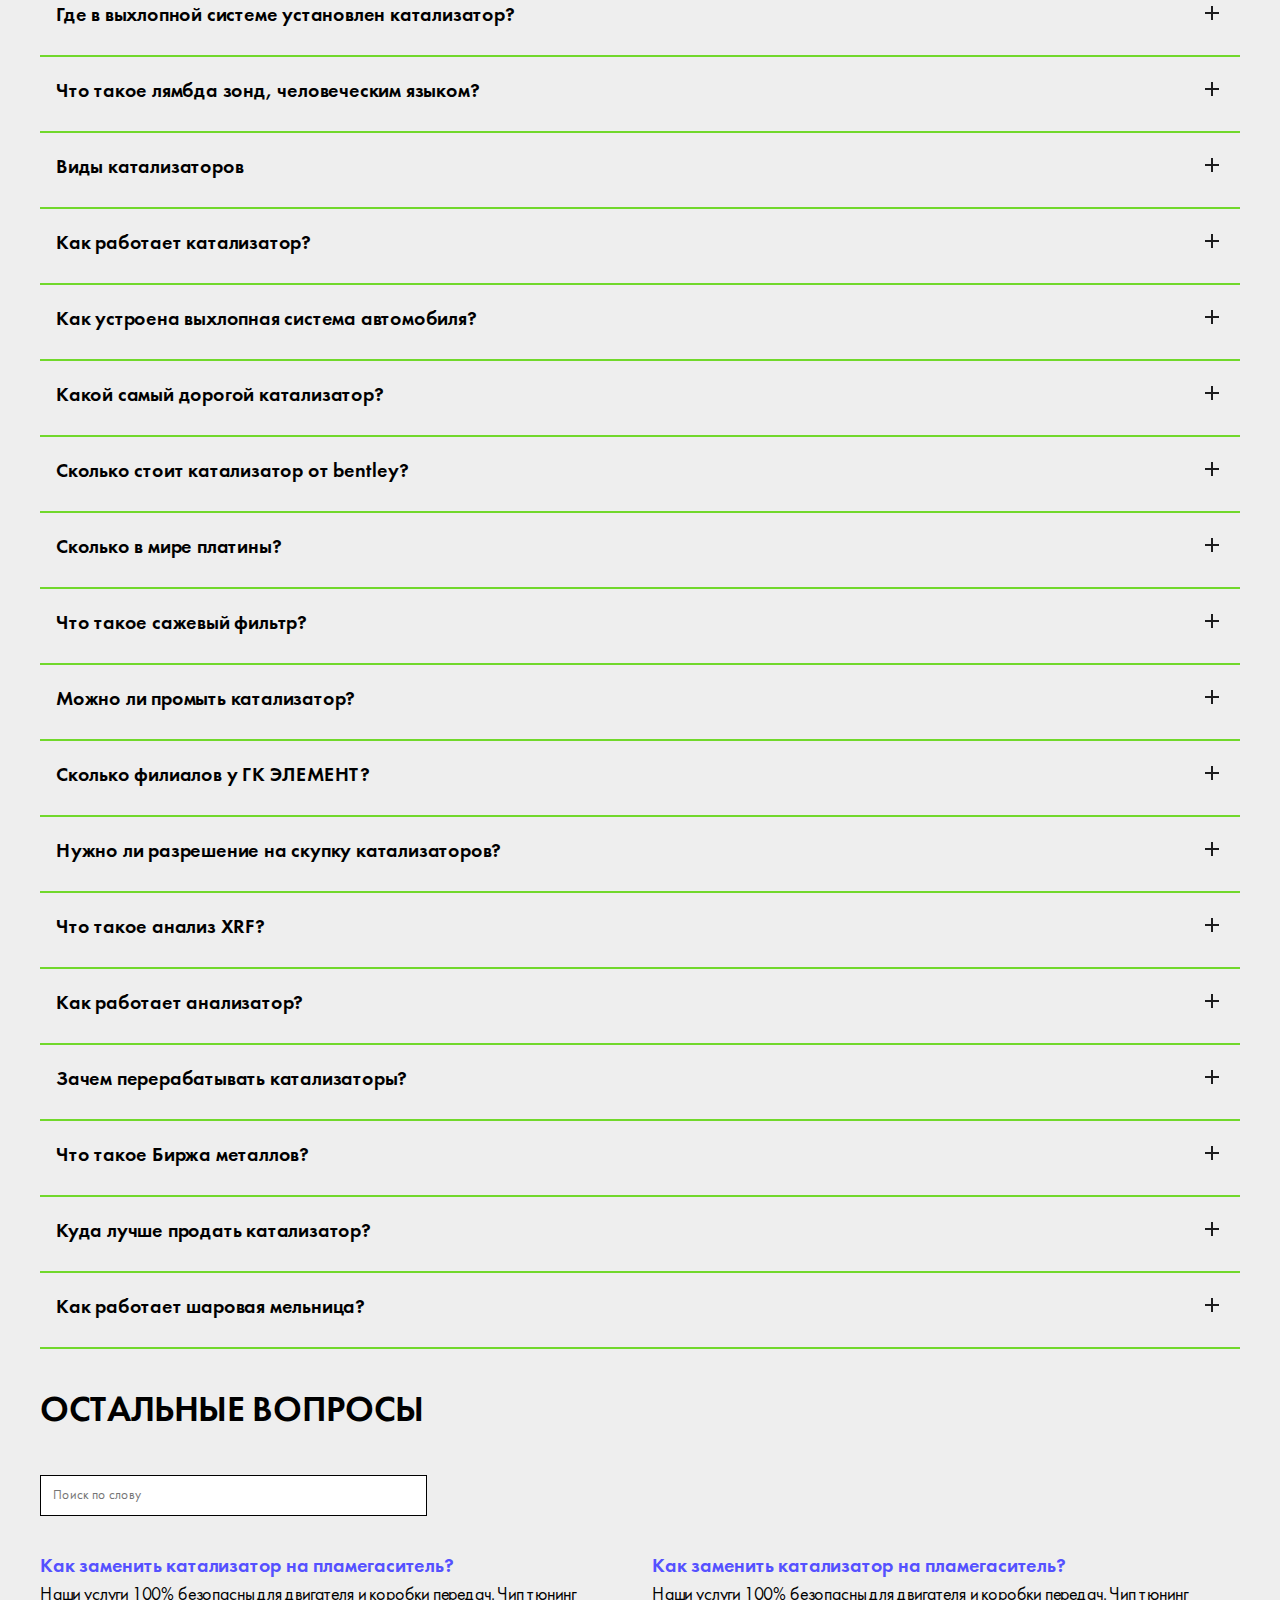
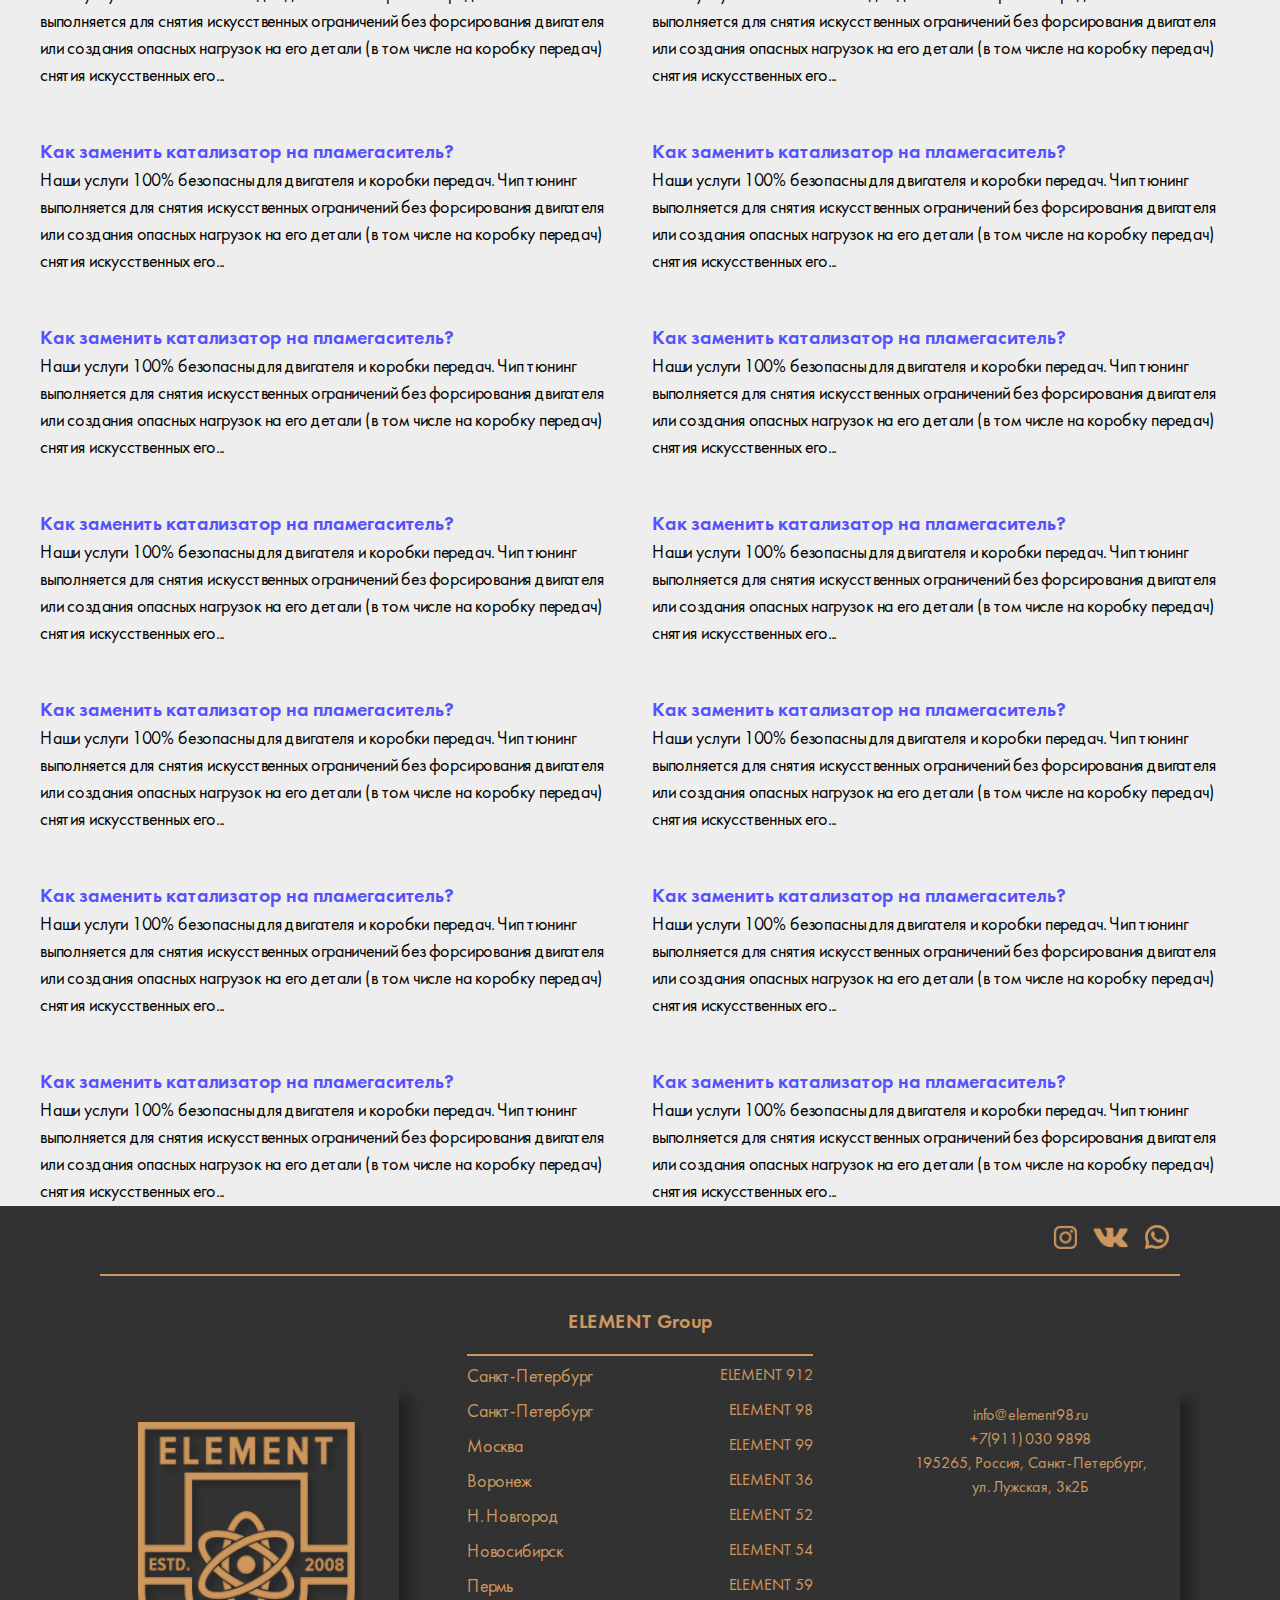
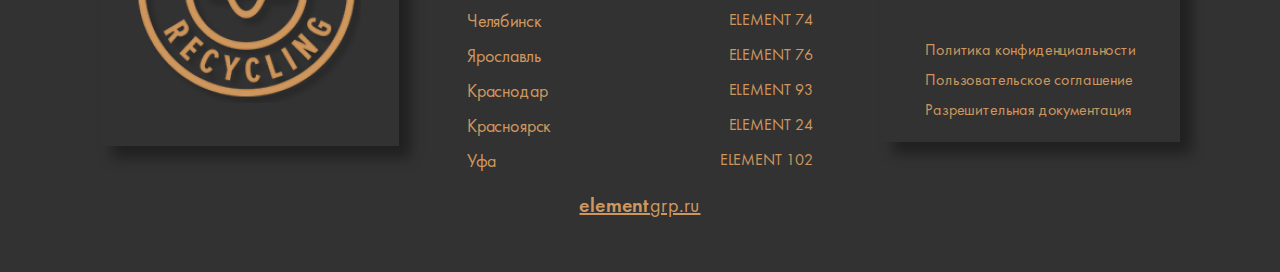
<file: FAQ.html>
<!DOCTYPE html><html lang="ru"><head><meta charset="utf-8"><title>FAQ</title><meta http-equiv="X-UA-Compatible" content="IE=edge"><meta name="viewport" content="width=device-width, initial-scale=1"><link rel="icon" href="favicon.ico" type="image/x-icon"><link rel="stylesheet" href="./css/FAQ.bundle.css"><script type="text/javascript" src="https://vk.com/js/api/openapi.js?168"></script></head><body id="root"><header class="header"><div class="header__inner"><div class="header__left"><img src="./img/logo.svg"><div class="header__left-text">Скупка и переработка
катализаторов в Уфе</div></div><div class="header__right"><div class="header__right-top"><div class="header__right-address">г. Уфа
ул. Говняная 13 к Б</div><img class="header__right-coat" src="./img/coat.svg"><div class="header__right-phones"><a href="https://example.com">8 800 354 14 21</a><a href="https://example.com">8 800 354 14 21</a></div><a class="header__right-whatsapp" href="https://example.com"><img src="./img/icons/wa.svg"></a></div><div class="header__right-middle">Свяжитесь с нами в WhatsApp 🠕</div><div class="header__right-bottom"><a href="./index.html">Главная</a><a href="./pricing.html">Цены</a><a href="./recycling.html">Переработка</a><span class="header_active">FAQ</span><a href="./contacts.html">Контакты</a></div></div><div class="header__mobile"><div class="header__mobile-left"><button><img src="./img/icons/burger.svg"></button><div class="header__mobile-delimiter"></div><a href="./index.html#map"><img src="./img/icons/geo-dark.svg"></a><div class="header__mobile-delimiter"></div><a href="tel:78002504492"><img src="./img/icons/phone-dark.svg"></a></div><a class="header__mobile-logo" href="index.html"><img src="./img/logo-sm.svg"></a><div class="header__mobile-links"><a href="./">Главная</a><a href="./pricing.html">Цены</a><a href="./recycling.html">Переработка</a><span class="header_active">FAQ</span><a href="./contacts.html">Контакты</a><button class="header__mobile-close"><img src="./img/icons/close.svg"></button></div></div></div></header><div class="FAQ"><div class="FAQ__inner"><h1 class="FAQ__header">Часто задаваемые вопросы</h1><details><summary><div>Можно ли заработать на продаже катализатора?</div></summary>Заработать на катализаторе конечно же можно, а в случае ремонта выхлопной системы - нужно. Дело в том, что катализаторы содержат соли драгоценных металлов и их можно выгодно продать специальным компаниям, с разрешением на покупку, переработку и продажу отходов с содержанием драгоценных металлов, коими и являются бу катализаторы.</details><details><summary><div>Что в катализаторе ценного и почему катализатор так дорого стоит?</div></summary>Катализатор состоит из керамической части «болванки» и металической оболочки. Керамическая «болванка» имеет пористую структуру морской губки, в связи с чем, рабочая поверхность керамической «болванки» примерно равна 1/4 футбольного поля. При производстве катализатора, на всю рабочую площадь керамической «болванки», напыляют раствор с содержанием солей драгоценных металлов, путем пропитывания керамики этим раствором. Таким образом, катализатор становится носителем солей металлов платиновой группы, что и образует высокую стоимость изделия.</details><details><summary><div>Как образуется цена на катализатор?</div></summary>Цена на катализатор образуется при вычислении, в которое входят следующие элементы: масса керамического или металлического блока катализатора; масса металлов платиновой группы, определяемая при лабораторных изысканиях; котировки Биржи на металлы платиновой группы и курсы валют (общедоступная информация); процент закупки, определяемый внутренним регламентом компании. Формула вычисления выглядит так :   !!!!!!!!!!!!!!!</details><details><summary><div>Откуда берутся данные для расчета стоимости катализатора?</div></summary>Данные для расчета стоимости катализатора берутся на общедоступных источниках. Перечислим все данные для ценообразования - стоимость металлов (платина, палладий, родий) на лондонской бирже (кита ком); стоимость валют и отношение их друг к другу (цб рф); процент закупки катализаторов, установленный внутренним регламентом компании; данные анализа керамической смеси, получаемые после лабораторных изысканий в лаборатории компании.</details><details><summary><div>Что такое катализатор?</div></summary>Автокатализатор - это элемент выхлопной системы, необходимый для ускорения процесса разложения токсичных для окружающей среды продуктов деятельности двигателя внутреннего сгорания, на менее токсичные.</details><details><summary><div>Зачем катализатор в автомобиле?</div></summary>Любой автомобиль оснащенный ДВС (двигатель внутреннего сгорания), производит выхлопные газы, которые проходя через пористую структуру катализаторного блока, распадаются на менее токсичные для окружающей среды газы.</details><details><summary><div>В чем разница между катализатором и саженым фильтром?</div></summary>12313213312331231231231312213123123</details><details><summary><div>Зачем удаляют катализатор?</div></summary>катализатор удаляют по нескольким причинам. Основная причина удаления катализатора заключается в его неисправности. Катализатор может треснуть внутри корпуса и со временем раскрошиться. В следствии этого, раскаленные выхлопные газы способны оплавить керамический блок катализатора и стать причиной не проходимости газов по магистрали выхлопной системы, что повлечет за собой снижение тяги при нажатии педали акселератора и возможные неисправности системы ГРМ. Остальные причины связаны с заработком денег.</details><details><summary><div>Есть ли катализатор в грузовом автомобиле?</div></summary></details><details><summary><div>Сколько стоят катализаторы от лады?</div></summary>1231233123133</details><details><summary><div>Как узнать стоимость моего катализатора?</div></summary>стоимость катализатора вы можете узнать у нашего специалиста. Для этого свяжитесь с нами любым удобным для вас способом, назовите марку, модель, год выпуска, тип ДВС своего автомобиля и стоимость будет озвучена.</details><details><summary><div>Как понять, что катализатор сломался?</div></summary>Понять, что катализатор вышел из строя, вам поможет только диагностика. Но есть признаки того , что ваш катализатор «приказал долго жить». Это можно понять по снижению тяги автомобиля; сигналу «check Engine»; характерному запаху не догорающий топливной смеси из выхлопной системы. Но все же, самый верный способ понять неисправность- это обратиться к специалисту-диагносту.</details><details><summary><div>Что такое металлы платиновой группы?</div></summary>Металлы платиновой группы (МПГ, Платиновая группа, Платиновые металлы, Платиноиды, ЭПГ) — коллективное обозначение шести <a href="https://ru.wikipedia.org/wiki/%D0%9F%D0%B5%D1%80%D0%B5%D1%85%D0%BE%D0%B4%D0%BD%D1%8B%D0%B5_%D0%BC%D0%B5%D1%82%D0%B0%D0%BB%D0%BB%D1%8B">переходных</a> <a href="https://ru.wikipedia.org/wiki/%D0%9C%D0%B5%D1%82%D0%B0%D0%BB%D0%BB%D1%8B">металлических</a> <a href="https://ru.wikipedia.org/wiki/%D0%A5%D0%B8%D0%BC%D0%B8%D1%87%D0%B5%D1%81%D0%BA%D0%B8%D0%B9_%D1%8D%D0%BB%D0%B5%D0%BC%D0%B5%D0%BD%D1%82">элементов</a> (<a href="https://ru.wikipedia.org/wiki/%D0%A0%D1%83%D1%82%D0%B5%D0%BD%D0%B8%D0%B9">рутений</a>, <a href="https://ru.wikipedia.org/wiki/%D0%A0%D0%BE%D0%B4%D0%B8%D0%B9">родий</a>, <a href="https://ru.wikipedia.org/wiki/%D0%9F%D0%B0%D0%BB%D0%BB%D0%B0%D0%B4%D0%B8%D0%B9">палладий</a>, <a href="https://ru.wikipedia.org/wiki/%D0%9E%D1%81%D0%BC%D0%B8%D0%B9">осмий</a>, <a href="https://ru.wikipedia.org/wiki/%D0%98%D1%80%D0%B8%D0%B4%D0%B8%D0%B9">иридий</a>, <a href="https://ru.wikipedia.org/wiki/%D0%9F%D0%BB%D0%B0%D1%82%D0%B8%D0%BD%D0%B0">платина</a>), имеющих схожие физические и химические свойства, и, как правило, встречающихся в одних и тех же месторождениях. В связи с этим имеют схожую историю открытия и изучения, добычу, производство и применение. Металлы платиновой группы являются <a href="https://ru.wikipedia.org/wiki/%D0%91%D0%BB%D0%B0%D0%B3%D0%BE%D1%80%D0%BE%D0%B4%D0%BD%D1%8B%D0%B5_%D0%BC%D0%B5%D1%82%D0%B0%D0%BB%D0%BB%D1%8B">благородными</a> и драгоценными металлами.</details><details><summary><div>Где сдать катализатор?</div></summary>Катализатор вы можете сдать в любом отделении группы компаний «ЭЛЕМЕНТ». Мы находимся в 10 городах Российской Федерации и в любом из них вас встретит компетентный и вежливый персонал. Добро пожаловать в «ЭЛЕМЕНТ»)</details><details><summary><div>Кому продать катализатор?</div></summary>Катализатор лучше продать в специализированную компанию, обладающую разрешением на скупку и переработку вторсырья, содержащего драгоценные металлы. Во первых, вы избавляетесь от рисков, связанных с не законной сделкой. Во вторых, сделка с перекупщиком всегда будет менее выгодной по понятным причинам.</details><details><summary><div>Где в выхлопной системе установлен катализатор?</div></summary>Катализатор в выхлопной системе установлен после выпускного коллектора. В выхлопных системах некоторых автомобилей, катализаторов может быть два: предкатализатор (установлен слитно с выпускным коллектором или сразу же после него) и магистральный (установлен между предкатализатором и резонатором)</details><details><summary><div>Что такое лямбда зонд, человеческим языком?</div></summary>лямбдазонд - это</details><details><summary><div>Виды катализаторов</div></summary>катализаторы подразделяются на: керамические (катализаторы с керамическим блоком на кремниевом носителе); сажевый фильтр ( фильтр на угольном носителе); металлические катализаторы ( блок катализатора - это скатанный в «рулет» металлический , гофрированный лист с наполненным раствором с содержанием металлов платиновой группы, по всей длине.</details><details><summary><div>Как работает катализатор?</div></summary>12312313131</details><details><summary><div>Как устроена выхлопная система автомобиля?</div></summary>123123233123</details><details><summary><div>Какой самый дорогой катализатор?</div></summary>123123233123</details><details><summary><div>Сколько стоит катализатор от bentley?</div></summary>123123233123</details><details><summary><div>Сколько в мире платины?</div></summary>123123233123</details><details><summary><div>Что такое сажевый фильтр?</div></summary>123123233123</details><details><summary><div>Можно ли промыть катализатор?</div></summary>123123233123</details><details><summary><div>Сколько филиалов у ГК ЭЛЕМЕНТ?</div></summary>123123233123</details><details><summary><div>Нужно ли разрешение на скупку катализаторов?</div></summary>естествоенно разрешение на скупку катализаторов необходимо. Этот вид деятельности строго регламентирован <a href="https://law115.ru/novosti/article_post/chast-1-podlezhit-li-licenzirovaniyu-skupka-avtomobilnyh-katalizatorov">законодательством РФ</a></details><details><summary><div>Что такое анализ XRF?</div></summary>123123233123</details><details><summary><div>Как работает анализатор?</div></summary>123123233123</details><details><summary><div>Зачем перерабатывать катализаторы?</div></summary>123123233123</details><details><summary><div>Что такое Биржа металлов?</div></summary>1231232331</details><details><summary><div>Куда лучше продать катализатор?</div></summary>123123233123</details><details><summary><div>Как работает шаровая мельница?</div></summary>123123233123</details><div class="FAQ__other-questions-header">Остальные вопросы</div><input class="FAQ__other-questions-finder" placeholder="Поиск по слову"><div class="FAQ__other-questions-list"><a class="FAQ__other-questions-item" href="123"><div class="FAQ__other-questions-item-header">Как заменить катализатор на пламегаситель?</div>Наши услуги 100% безопасны для двигателя и коробки передач. Чип тюнинг выполняется для снятия искусственных ограничений без форсирования двигателя или создания опасных нагрузок на его детали (в том числе на коробку передач) снятия искусственных его...</a><a class="FAQ__other-questions-item" href="123"><div class="FAQ__other-questions-item-header">Как заменить катализатор на пламегаситель?</div>Наши услуги 100% безопасны для двигателя и коробки передач. Чип тюнинг выполняется для снятия искусственных ограничений без форсирования двигателя или создания опасных нагрузок на его детали (в том числе на коробку передач) снятия искусственных его...</a><a class="FAQ__other-questions-item" href="123"><div class="FAQ__other-questions-item-header">Как заменить катализатор на пламегаситель?</div>Наши услуги 100% безопасны для двигателя и коробки передач. Чип тюнинг выполняется для снятия искусственных ограничений без форсирования двигателя или создания опасных нагрузок на его детали (в том числе на коробку передач) снятия искусственных его...</a><a class="FAQ__other-questions-item" href="123"><div class="FAQ__other-questions-item-header">Как заменить катализатор на пламегаситель?</div>Наши услуги 100% безопасны для двигателя и коробки передач. Чип тюнинг выполняется для снятия искусственных ограничений без форсирования двигателя или создания опасных нагрузок на его детали (в том числе на коробку передач) снятия искусственных его...</a><a class="FAQ__other-questions-item" href="123"><div class="FAQ__other-questions-item-header">Как заменить катализатор на пламегаситель?</div>Наши услуги 100% безопасны для двигателя и коробки передач. Чип тюнинг выполняется для снятия искусственных ограничений без форсирования двигателя или создания опасных нагрузок на его детали (в том числе на коробку передач) снятия искусственных его...</a><a class="FAQ__other-questions-item" href="123"><div class="FAQ__other-questions-item-header">Как заменить катализатор на пламегаситель?</div>Наши услуги 100% безопасны для двигателя и коробки передач. Чип тюнинг выполняется для снятия искусственных ограничений без форсирования двигателя или создания опасных нагрузок на его детали (в том числе на коробку передач) снятия искусственных его...</a><a class="FAQ__other-questions-item" href="123"><div class="FAQ__other-questions-item-header">Как заменить катализатор на пламегаситель?</div>Наши услуги 100% безопасны для двигателя и коробки передач. Чип тюнинг выполняется для снятия искусственных ограничений без форсирования двигателя или создания опасных нагрузок на его детали (в том числе на коробку передач) снятия искусственных его...</a><a class="FAQ__other-questions-item" href="123"><div class="FAQ__other-questions-item-header">Как заменить катализатор на пламегаситель?</div>Наши услуги 100% безопасны для двигателя и коробки передач. Чип тюнинг выполняется для снятия искусственных ограничений без форсирования двигателя или создания опасных нагрузок на его детали (в том числе на коробку передач) снятия искусственных его...</a><a class="FAQ__other-questions-item" href="123"><div class="FAQ__other-questions-item-header">Как заменить катализатор на пламегаситель?</div>Наши услуги 100% безопасны для двигателя и коробки передач. Чип тюнинг выполняется для снятия искусственных ограничений без форсирования двигателя или создания опасных нагрузок на его детали (в том числе на коробку передач) снятия искусственных его...</a><a class="FAQ__other-questions-item" href="123"><div class="FAQ__other-questions-item-header">Как заменить катализатор на пламегаситель?</div>Наши услуги 100% безопасны для двигателя и коробки передач. Чип тюнинг выполняется для снятия искусственных ограничений без форсирования двигателя или создания опасных нагрузок на его детали (в том числе на коробку передач) снятия искусственных его...</a><a class="FAQ__other-questions-item" href="123"><div class="FAQ__other-questions-item-header">Как заменить катализатор на пламегаситель?</div>Наши услуги 100% безопасны для двигателя и коробки передач. Чип тюнинг выполняется для снятия искусственных ограничений без форсирования двигателя или создания опасных нагрузок на его детали (в том числе на коробку передач) снятия искусственных его...</a><a class="FAQ__other-questions-item" href="123"><div class="FAQ__other-questions-item-header">Как заменить катализатор на пламегаситель?</div>Наши услуги 100% безопасны для двигателя и коробки передач. Чип тюнинг выполняется для снятия искусственных ограничений без форсирования двигателя или создания опасных нагрузок на его детали (в том числе на коробку передач) снятия искусственных его...</a><a class="FAQ__other-questions-item" href="123"><div class="FAQ__other-questions-item-header">Как заменить катализатор на пламегаситель?</div>Наши услуги 100% безопасны для двигателя и коробки передач. Чип тюнинг выполняется для снятия искусственных ограничений без форсирования двигателя или создания опасных нагрузок на его детали (в том числе на коробку передач) снятия искусственных его...</a><a class="FAQ__other-questions-item" href="123"><div class="FAQ__other-questions-item-header">Как заменить катализатор на пламегаситель?</div>Наши услуги 100% безопасны для двигателя и коробки передач. Чип тюнинг выполняется для снятия искусственных ограничений без форсирования двигателя или создания опасных нагрузок на его детали (в том числе на коробку передач) снятия искусственных его...</a></div></div></div><footer class="footer"><div class="footer__media"><a href="https://example.com"><img src="./img/footer/inst.png"></a><a href="https://example.com"><img src="./img/footer/vk.png"></a><a href="https://example.com"><img src="./img/footer/wa.png"></a></div><div class="footer__data"><div class="footer__left"><a href="https://elementgrp.ru"><img src="./img/footer/logo.png"></a></div><div class="footer__middle"><div class="footer__middle-header"><a href="https://example.com">ELEMENT Group</a></div><div class="footer__middle-divider"></div><div class="footer__middle-item"><a href="https://example.com"><div class="footer__middle-item-left">Санкт-Петербург</div>ELEMENT 912</a></div><div class="footer__middle-item"><a href="https://example.com"><div class="footer__middle-item-left">Санкт-Петербург</div>ELEMENT 98</a></div><div class="footer__middle-item"><a href="https://example.com"><div class="footer__middle-item-left">Москва</div>ELEMENT 99</a></div><div class="footer__middle-item"><a href="https://example.com"><div class="footer__middle-item-left">Воронеж</div>ELEMENT 36</a></div><div class="footer__middle-item"><a href="https://example.com"><div class="footer__middle-item-left">Н. Новгород</div>ELEMENT 52</a></div><div class="footer__middle-item"><a href="https://example.com"><div class="footer__middle-item-left">Новосибирск</div>ELEMENT 54</a></div><div class="footer__middle-item"><a href="https://example.com"><div class="footer__middle-item-left">Пермь</div>ELEMENT 59</a></div><div class="footer__middle-item"><a href="https://example.com"><div class="footer__middle-item-left">Челябинск</div>ELEMENT 74</a></div><div class="footer__middle-item"><a href="https://example.com"><div class="footer__middle-item-left">Ярославль</div>ELEMENT 76</a></div><div class="footer__middle-item"><a href="https://example.com"><div class="footer__middle-item-left">Краснодар</div>ELEMENT 93</a></div><div class="footer__middle-item"><a href="https://example.com"><div class="footer__middle-item-left">Красноярск</div>ELEMENT 24</a></div><div class="footer__middle-item"><a href="https://example.com"><div class="footer__middle-item-left">Уфа</div>ELEMENT 102</a></div><a class="footer__middle-grp" href="https://example.com"><span class="footer__middle-grp-bold">element</span>grp.ru</a><div class="footer__middle-divider footer_mobile-divider footer_mobile"></div><div class="footer__middle-item footer_mobile footer_mobile-link"><a href="./tos.html">Политика конфиденциальности</a></div><div class="footer__middle-item footer_mobile footer_mobile-link"><a href="./tos.html">Пользовательское соглашение</a></div><div class="footer__middle-item footer_mobile footer_mobile-link"><a href="./tos.html">Разрешительная документация</a></div></div><div class="footer__right"><div class="footer__right-contacts"><a href="https://exmaple.com">info@element98.ru</a><a href="https://exmaple.com">+7(911) 030 9898</a>195265, Россия, Санкт-Петербург,
ул. Лужская, 3к2Б</div><div class="footer__right-links"><a href="./tos.html">Политика конфиденциальности</a><a href="./tos.html">Пользовательское соглашение</a><a href="./tos.html">Разрешительная документация</a></div></div></div></footer></body><script defer src="./js/app.bundle.js"></script><script defer src="./js/FAQ.bundle.js"></script></html>
</file>
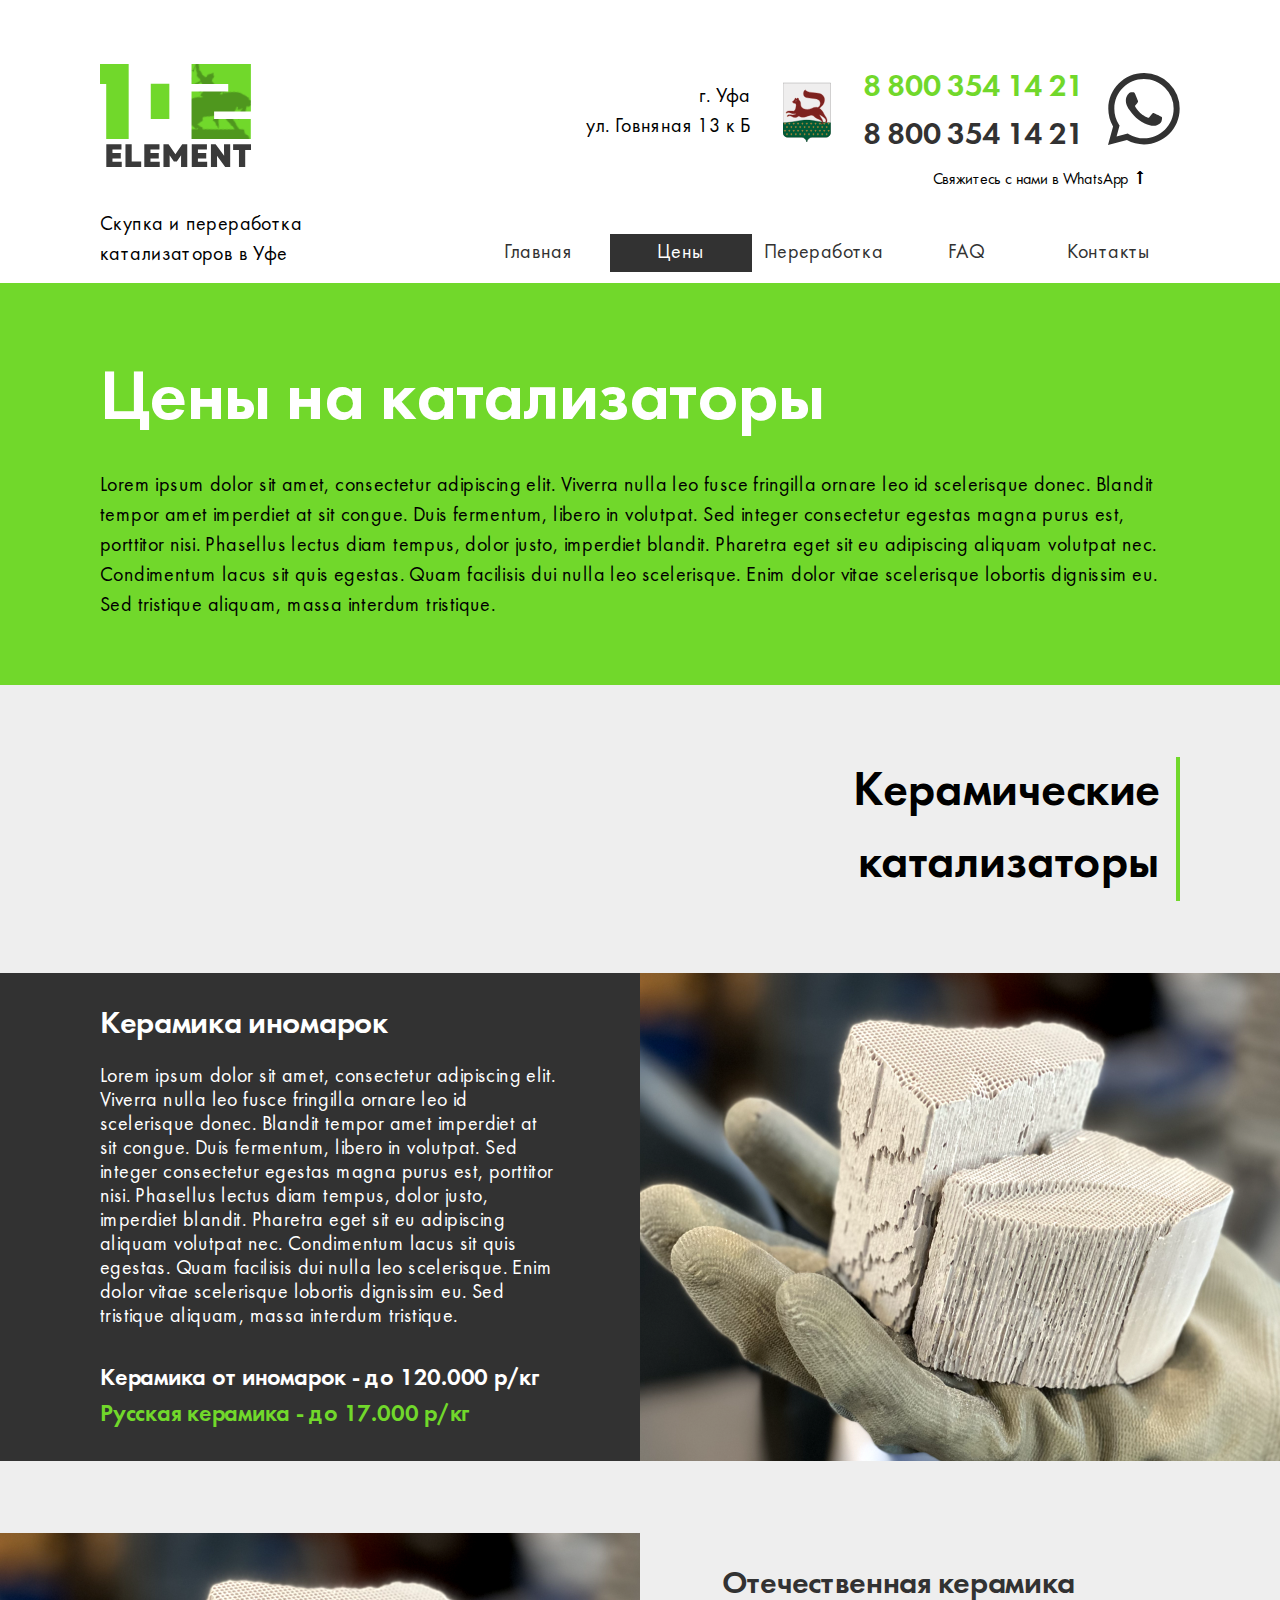
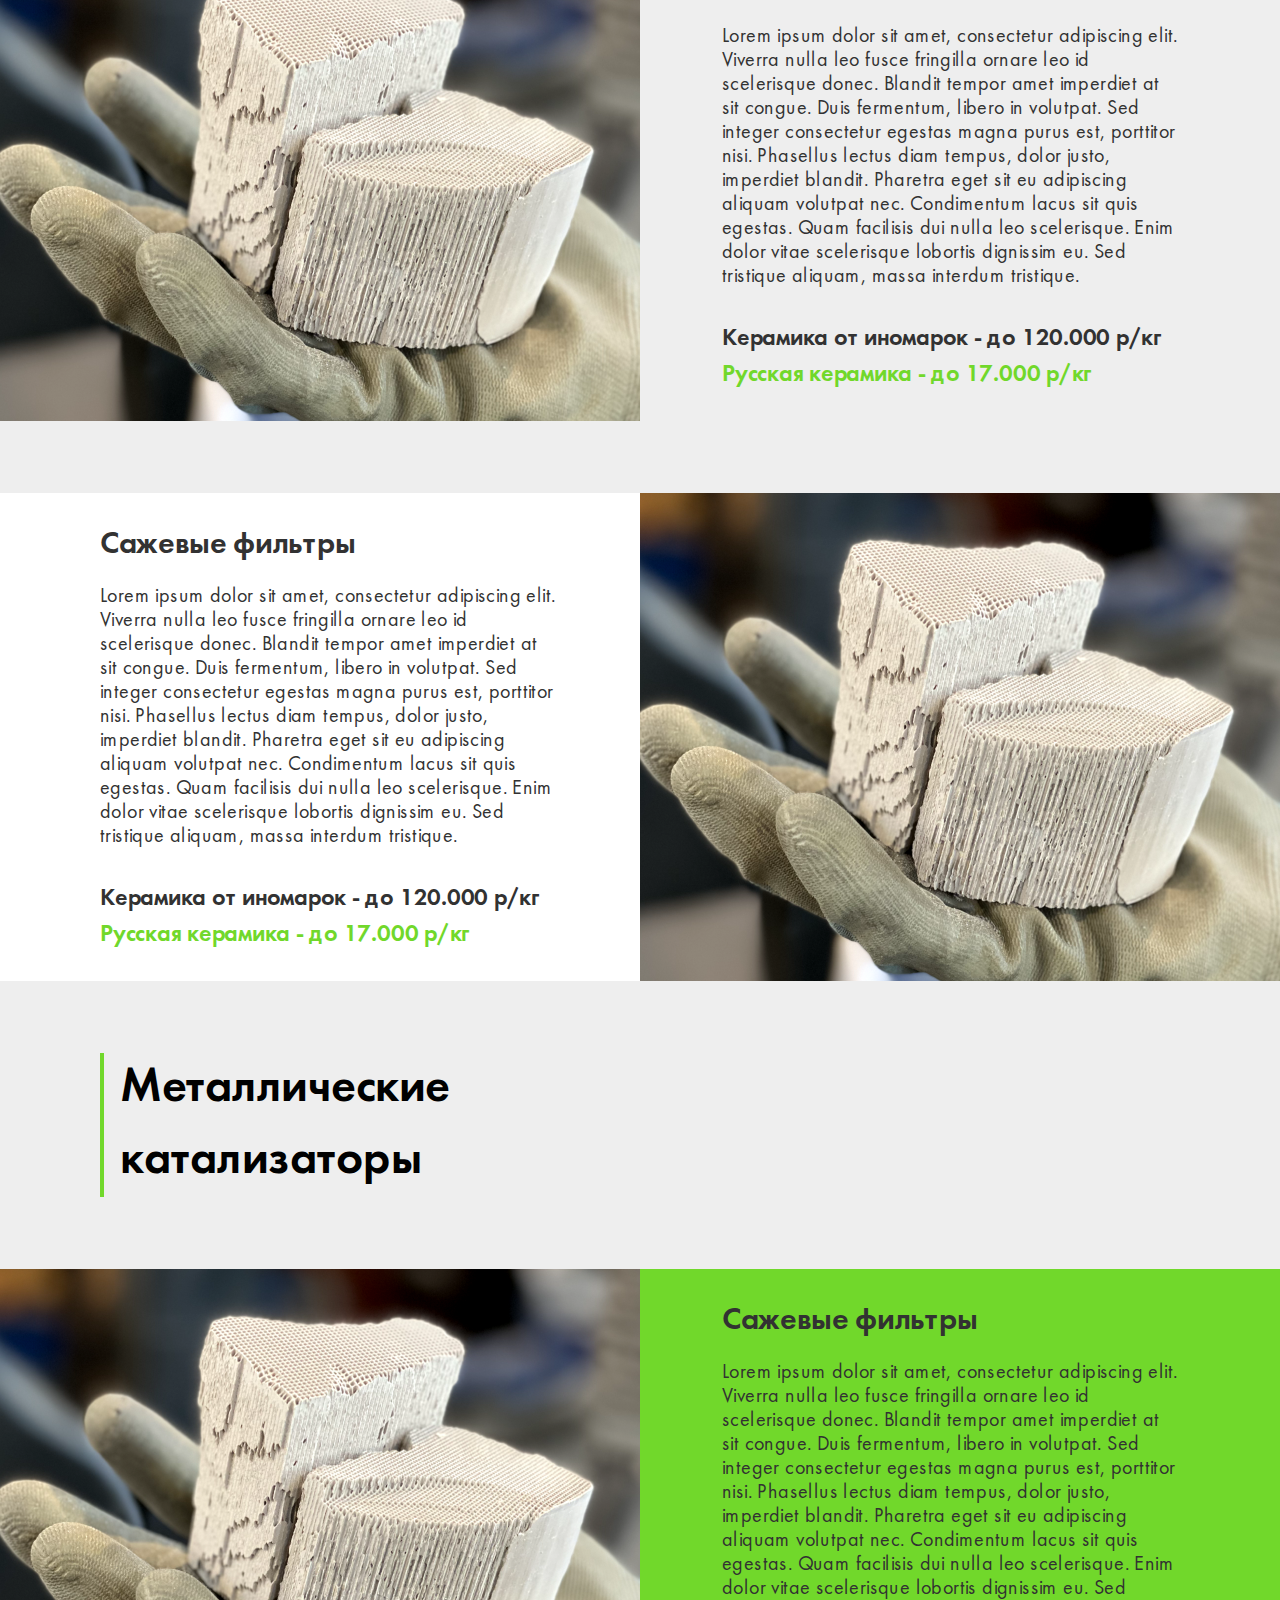
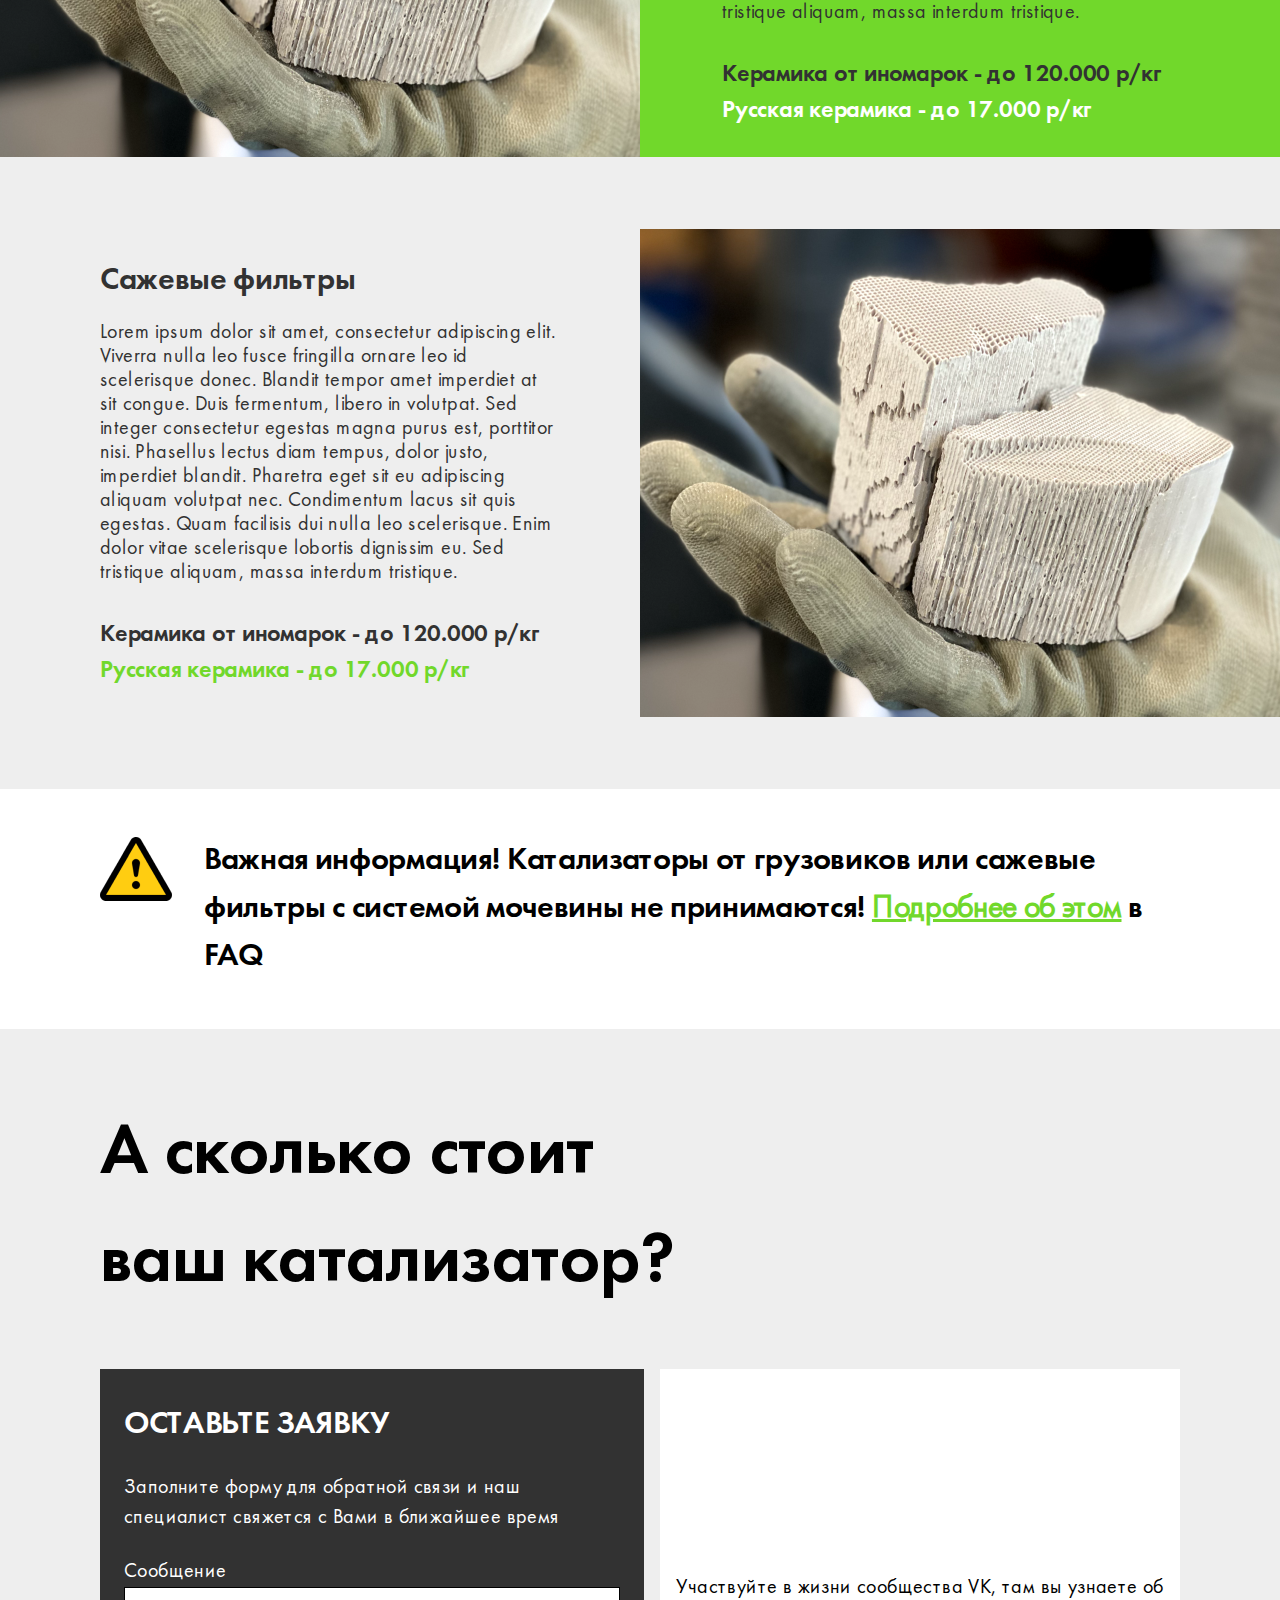
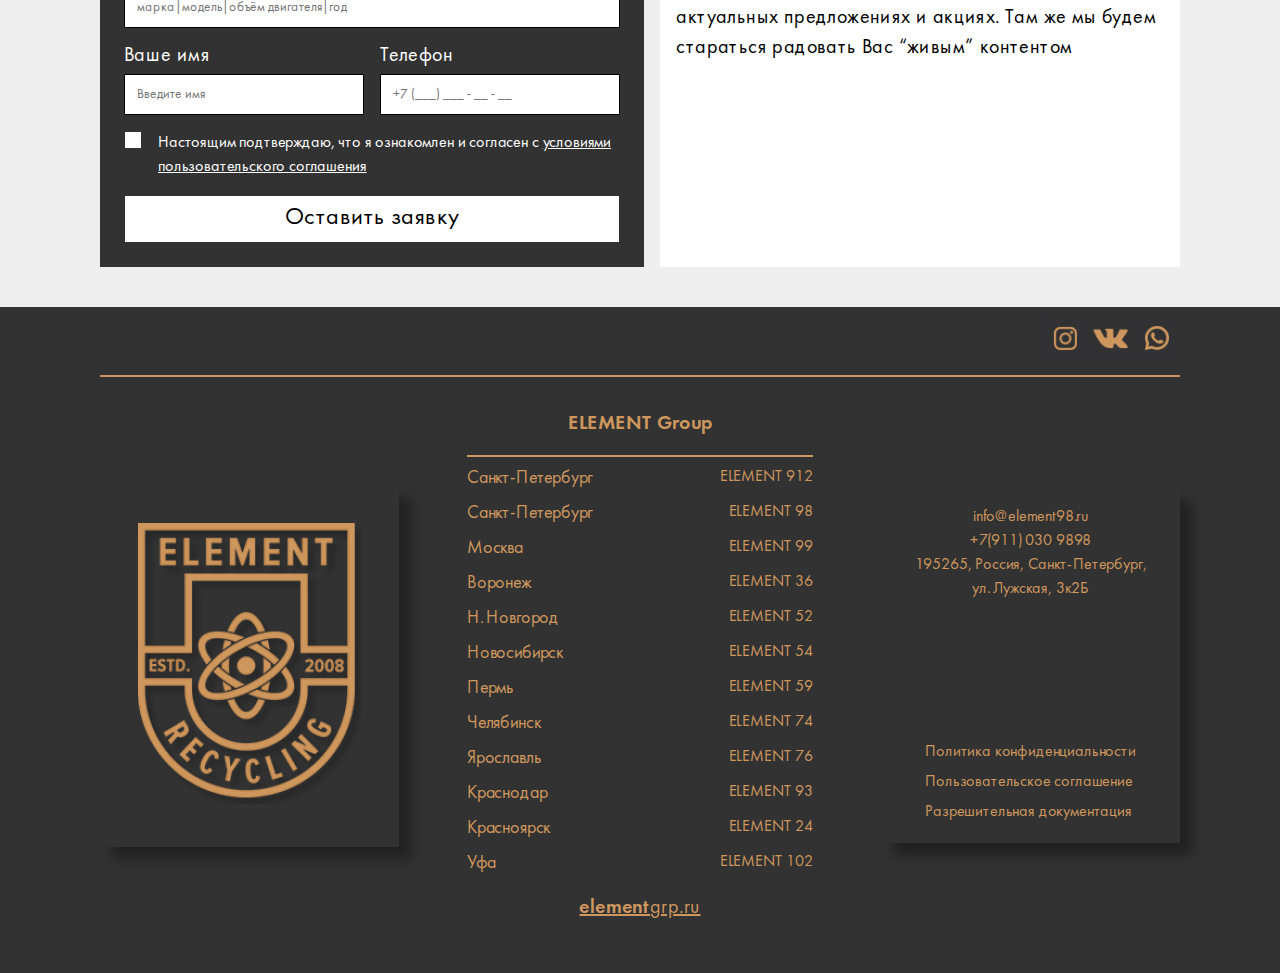
<file: pricing.html>
<!DOCTYPE html><html lang="ru"><head><meta charset="utf-8"><title>Цены</title><meta http-equiv="X-UA-Compatible" content="IE=edge"><meta name="viewport" content="width=device-width, initial-scale=1"><link rel="icon" href="favicon.ico" type="image/x-icon"><link rel="stylesheet" href="./css/pricing.bundle.css"><script type="text/javascript" src="https://vk.com/js/api/openapi.js?168"></script></head><body id="root"><header class="header"><div class="header__inner"><div class="header__left"><img src="./img/logo.svg"><div class="header__left-text">Скупка и переработка
катализаторов в Уфе</div></div><div class="header__right"><div class="header__right-top"><div class="header__right-address">г. Уфа
ул. Говняная 13 к Б</div><img class="header__right-coat" src="./img/coat.svg"><div class="header__right-phones"><a href="https://example.com">8 800 354 14 21</a><a href="https://example.com">8 800 354 14 21</a></div><a class="header__right-whatsapp" href="https://example.com"><img src="./img/icons/wa.svg"></a></div><div class="header__right-middle">Свяжитесь с нами в WhatsApp 🠕</div><div class="header__right-bottom"><a href="./index.html">Главная</a><span class="header_active">Цены</span><a href="./recycling.html">Переработка</a><a href="./FAQ.html">FAQ</a><a href="./contacts.html">Контакты</a></div></div><div class="header__mobile"><div class="header__mobile-left"><button><img src="./img/icons/burger.svg"></button><div class="header__mobile-delimiter"></div><a href="./index.html#map"><img src="./img/icons/geo-dark.svg"></a><div class="header__mobile-delimiter"></div><a href="tel:78002504492"><img src="./img/icons/phone-dark.svg"></a></div><a class="header__mobile-logo" href="index.html"><img src="./img/logo-sm.svg"></a><div class="header__mobile-links"><a href="./">Главная</a><span class="header_active">Цены</span><a href="./recycling.html">Переработка</a><a href="./FAQ.html">FAQ</a><a href="./contacts.html">Контакты</a><button class="header__mobile-close"><img src="./img/icons/close.svg"></button></div></div></div></header><div class="pricing"><div class="pricing__inner"><h1 class="pricing__header">Цены на катализаторы</h1>Lorem ipsum dolor sit amet, consectetur adipiscing elit. Viverra nulla leo fusce fringilla ornare leo id scelerisque donec. Blandit tempor amet imperdiet at sit congue. Duis fermentum, libero in volutpat. Sed integer consectetur egestas magna purus est, porttitor nisi. Phasellus lectus diam tempus, dolor justo, imperdiet blandit. Pharetra eget sit eu adipiscing aliquam volutpat nec. Condimentum lacus sit quis egestas. Quam facilisis dui nulla leo scelerisque. Enim dolor vitae scelerisque lobortis dignissim eu. Sed tristique aliquam, massa interdum tristique.</div></div><div class="pricing-subheader pricing-subheader_right"><div class="pricing-subheader__inner"><div class="pricing-subheader__body">Керамические
катализаторы</div></div></div><div class="pricing-data pricing_72"><div class="pricing-data__left"><div class="pricing-data__left-inner"><div class="pricing-data__header">Керамика иномарок</div><div class="pricing-data__body">Lorem ipsum dolor sit amet, consectetur adipiscing elit. Viverra nulla leo fusce fringilla ornare leo id scelerisque donec. Blandit tempor amet imperdiet at sit congue. Duis fermentum, libero in volutpat. Sed integer consectetur egestas magna purus est, porttitor nisi. Phasellus lectus diam tempus, dolor justo, imperdiet blandit. Pharetra eget sit eu adipiscing aliquam volutpat nec. Condimentum lacus sit quis egestas. Quam facilisis dui nulla leo scelerisque. Enim dolor vitae scelerisque lobortis dignissim eu. Sed tristique aliquam, massa interdum tristique.</div><div class="pricing-data__features"><div class="pricing-data__feature">Керамика от иномарок -  до 120.000 р/кг</div><div class="pricing-data__feature">Русская керамика - до 17.000 р/кг</div></div></div></div><div class="pricing-data__right"><div class="pricing-data__image"><img src="./img/pricing-data/1.png"></div></div><div class="pricing-data__mobile"><div class="pricing-data__feature">Керамика от иномарок -  до 120.000 р/кг</div><div class="pricing-data__feature">Русская керамика - до 17.000 р/кг</div></div></div><div class="pricing-data pricing_72 pricing-data_light pricing-data_left"><div class="pricing-data__left"><div class="pricing-data__left-inner"><div class="pricing-data__header">Отечественная керамика</div><div class="pricing-data__body">Lorem ipsum dolor sit amet, consectetur adipiscing elit. Viverra nulla leo fusce fringilla ornare leo id scelerisque donec. Blandit tempor amet imperdiet at sit congue. Duis fermentum, libero in volutpat. Sed integer consectetur egestas magna purus est, porttitor nisi. Phasellus lectus diam tempus, dolor justo, imperdiet blandit. Pharetra eget sit eu adipiscing aliquam volutpat nec. Condimentum lacus sit quis egestas. Quam facilisis dui nulla leo scelerisque. Enim dolor vitae scelerisque lobortis dignissim eu. Sed tristique aliquam, massa interdum tristique.</div><div class="pricing-data__features"><div class="pricing-data__feature">Керамика от иномарок -  до 120.000 р/кг</div><div class="pricing-data__feature">Русская керамика - до 17.000 р/кг</div></div></div></div><div class="pricing-data__right"><div class="pricing-data__image"><img src="./img/pricing-data/1.png"></div></div><div class="pricing-data__mobile"><div class="pricing-data__feature">Керамика от иномарок -  до 120.000 р/кг</div><div class="pricing-data__feature">Русская керамика - до 17.000 р/кг</div></div></div><div class="pricing-data pricing_72 pricing-data_white"><div class="pricing-data__left"><div class="pricing-data__left-inner"><div class="pricing-data__header">Сажевые фильтры</div><div class="pricing-data__body">Lorem ipsum dolor sit amet, consectetur adipiscing elit. Viverra nulla leo fusce fringilla ornare leo id scelerisque donec. Blandit tempor amet imperdiet at sit congue. Duis fermentum, libero in volutpat. Sed integer consectetur egestas magna purus est, porttitor nisi. Phasellus lectus diam tempus, dolor justo, imperdiet blandit. Pharetra eget sit eu adipiscing aliquam volutpat nec. Condimentum lacus sit quis egestas. Quam facilisis dui nulla leo scelerisque. Enim dolor vitae scelerisque lobortis dignissim eu. Sed tristique aliquam, massa interdum tristique.</div><div class="pricing-data__features"><div class="pricing-data__feature">Керамика от иномарок -  до 120.000 р/кг</div><div class="pricing-data__feature">Русская керамика - до 17.000 р/кг</div></div></div></div><div class="pricing-data__right"><div class="pricing-data__image"><img src="./img/pricing-data/1.png"></div></div><div class="pricing-data__mobile"><div class="pricing-data__feature">Керамика от иномарок -  до 120.000 р/кг</div><div class="pricing-data__feature">Русская керамика - до 17.000 р/кг</div></div></div><div class="pricing-subheader pricing-subheader_left"><div class="pricing-subheader__inner"><div class="pricing-subheader__body">Металлические
катализаторы</div></div></div><div class="pricing-data pricing_72 pricing-data_primary pricing-data_left"><div class="pricing-data__left"><div class="pricing-data__left-inner"><div class="pricing-data__header">Сажевые фильтры</div><div class="pricing-data__body">Lorem ipsum dolor sit amet, consectetur adipiscing elit. Viverra nulla leo fusce fringilla ornare leo id scelerisque donec. Blandit tempor amet imperdiet at sit congue. Duis fermentum, libero in volutpat. Sed integer consectetur egestas magna purus est, porttitor nisi. Phasellus lectus diam tempus, dolor justo, imperdiet blandit. Pharetra eget sit eu adipiscing aliquam volutpat nec. Condimentum lacus sit quis egestas. Quam facilisis dui nulla leo scelerisque. Enim dolor vitae scelerisque lobortis dignissim eu. Sed tristique aliquam, massa interdum tristique.</div><div class="pricing-data__features"><div class="pricing-data__feature">Керамика от иномарок -  до 120.000 р/кг</div><div class="pricing-data__feature">Русская керамика - до 17.000 р/кг</div></div></div></div><div class="pricing-data__right"><div class="pricing-data__image"><img src="./img/pricing-data/1.png"></div></div><div class="pricing-data__mobile"><div class="pricing-data__feature">Керамика от иномарок -  до 120.000 р/кг</div><div class="pricing-data__feature">Русская керамика - до 17.000 р/кг</div></div></div><div class="pricing-data pricing_72 pricing-data_light"><div class="pricing-data__left"><div class="pricing-data__left-inner"><div class="pricing-data__header">Сажевые фильтры</div><div class="pricing-data__body">Lorem ipsum dolor sit amet, consectetur adipiscing elit. Viverra nulla leo fusce fringilla ornare leo id scelerisque donec. Blandit tempor amet imperdiet at sit congue. Duis fermentum, libero in volutpat. Sed integer consectetur egestas magna purus est, porttitor nisi. Phasellus lectus diam tempus, dolor justo, imperdiet blandit. Pharetra eget sit eu adipiscing aliquam volutpat nec. Condimentum lacus sit quis egestas. Quam facilisis dui nulla leo scelerisque. Enim dolor vitae scelerisque lobortis dignissim eu. Sed tristique aliquam, massa interdum tristique.</div><div class="pricing-data__features"><div class="pricing-data__feature">Керамика от иномарок -  до 120.000 р/кг</div><div class="pricing-data__feature">Русская керамика - до 17.000 р/кг</div></div></div></div><div class="pricing-data__right"><div class="pricing-data__image"><img src="./img/pricing-data/1.png"></div></div><div class="pricing-data__mobile"><div class="pricing-data__feature">Керамика от иномарок -  до 120.000 р/кг</div><div class="pricing-data__feature">Русская керамика - до 17.000 р/кг</div></div></div><div class="pricing-warning"><div class="pricing-warning__inner"><img src="./img/pricing/warning.png"><div class="pricing-warning__text">Важная информация! Катализаторы от грузовиков или сажевые фильтры с системой мочевины не принимаются!&nbsp;<a href="example.com">Подробнее об этом</a>&nbsp;в FAQ</div></div></div><div class="pricing-header"><div class="pricing-header__inner">А сколько стоит
ваш катализатор?</div></div><div class="request"><div class="request__inner"><div class="request__left"><div class="request__left-header">Оставьте заявку</div>Заполните форму для обратной связи и наш специалист свяжется с Вами в ближайшее время<form><label>Сообщение<input placeholder="марка|модель|объём двигателя|год"></label><div class="request__row"><label>Ваше имя<input placeholder="Введите имя"></label><label>Телефон<input placeholder="+7 (___) ___ - __ - __"></label></div><label class="checkbox"><input type="checkbox" required><div class="checkbox__visualisation"><svg width="20" height="20" fill="none" xmlns="http://www.w3.org/2000/svg"><path d="M17.813 3.71h-1.366a.622.622 0 0 0-.49.24l-8.053 10.2-3.861-4.892a.625.625 0 0 0-.49-.238H2.188c-.131 0-.204.15-.124.251l5.35 6.778c.25.316.73.316.982 0l9.54-12.088c.08-.1.007-.25-.123-.25Z" fill="#000"/></svg></div><div class="checkbox__text">Настоящим подтверждаю, что я ознакомлен и согласен с <a href="/tos.html">условиями пользовательского соглашения</a></div></label><button>Оставить заявку</button></form></div><div class="request__right"><div class="request__right-text">Участвуйте в жизни сообщества VK, там вы узнаете об актуальных предложениях и акциях. Там же мы будем стараться радовать Вас “живым” контентом</div></div></div></div><footer class="footer"><div class="footer__media"><a href="https://example.com"><img src="./img/footer/inst.png"></a><a href="https://example.com"><img src="./img/footer/vk.png"></a><a href="https://example.com"><img src="./img/footer/wa.png"></a></div><div class="footer__data"><div class="footer__left"><a href="https://elementgrp.ru"><img src="./img/footer/logo.png"></a></div><div class="footer__middle"><div class="footer__middle-header"><a href="https://example.com">ELEMENT Group</a></div><div class="footer__middle-divider"></div><div class="footer__middle-item"><a href="https://example.com"><div class="footer__middle-item-left">Санкт-Петербург</div>ELEMENT 912</a></div><div class="footer__middle-item"><a href="https://example.com"><div class="footer__middle-item-left">Санкт-Петербург</div>ELEMENT 98</a></div><div class="footer__middle-item"><a href="https://example.com"><div class="footer__middle-item-left">Москва</div>ELEMENT 99</a></div><div class="footer__middle-item"><a href="https://example.com"><div class="footer__middle-item-left">Воронеж</div>ELEMENT 36</a></div><div class="footer__middle-item"><a href="https://example.com"><div class="footer__middle-item-left">Н. Новгород</div>ELEMENT 52</a></div><div class="footer__middle-item"><a href="https://example.com"><div class="footer__middle-item-left">Новосибирск</div>ELEMENT 54</a></div><div class="footer__middle-item"><a href="https://example.com"><div class="footer__middle-item-left">Пермь</div>ELEMENT 59</a></div><div class="footer__middle-item"><a href="https://example.com"><div class="footer__middle-item-left">Челябинск</div>ELEMENT 74</a></div><div class="footer__middle-item"><a href="https://example.com"><div class="footer__middle-item-left">Ярославль</div>ELEMENT 76</a></div><div class="footer__middle-item"><a href="https://example.com"><div class="footer__middle-item-left">Краснодар</div>ELEMENT 93</a></div><div class="footer__middle-item"><a href="https://example.com"><div class="footer__middle-item-left">Красноярск</div>ELEMENT 24</a></div><div class="footer__middle-item"><a href="https://example.com"><div class="footer__middle-item-left">Уфа</div>ELEMENT 102</a></div><a class="footer__middle-grp" href="https://example.com"><span class="footer__middle-grp-bold">element</span>grp.ru</a><div class="footer__middle-divider footer_mobile-divider footer_mobile"></div><div class="footer__middle-item footer_mobile footer_mobile-link"><a href="./tos.html">Политика конфиденциальности</a></div><div class="footer__middle-item footer_mobile footer_mobile-link"><a href="./tos.html">Пользовательское соглашение</a></div><div class="footer__middle-item footer_mobile footer_mobile-link"><a href="./tos.html">Разрешительная документация</a></div></div><div class="footer__right"><div class="footer__right-contacts"><a href="https://exmaple.com">info@element98.ru</a><a href="https://exmaple.com">+7(911) 030 9898</a>195265, Россия, Санкт-Петербург,
ул. Лужская, 3к2Б</div><div class="footer__right-links"><a href="./tos.html">Политика конфиденциальности</a><a href="./tos.html">Пользовательское соглашение</a><a href="./tos.html">Разрешительная документация</a></div></div></div></footer></body><script defer src="./js/app.bundle.js"></script><script defer src="./js/pricing.bundle.js"></script></html>
</file>
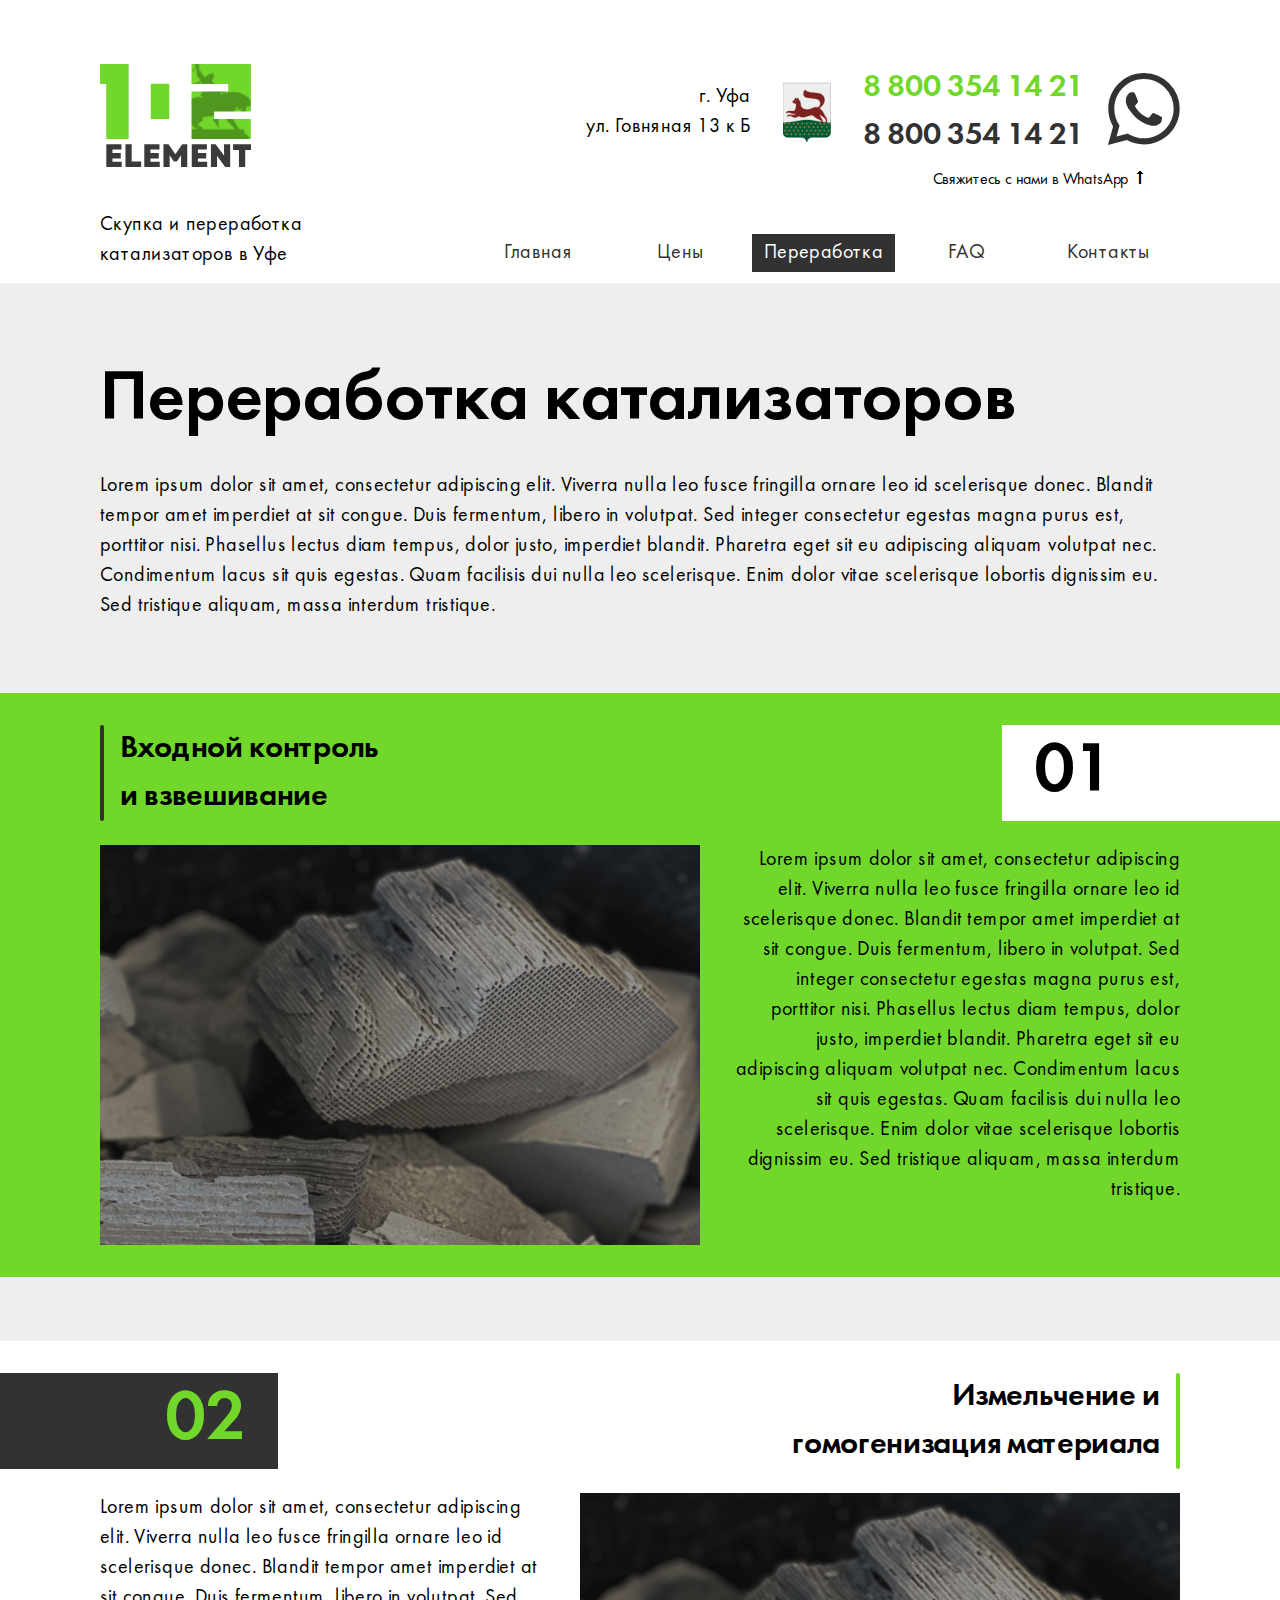
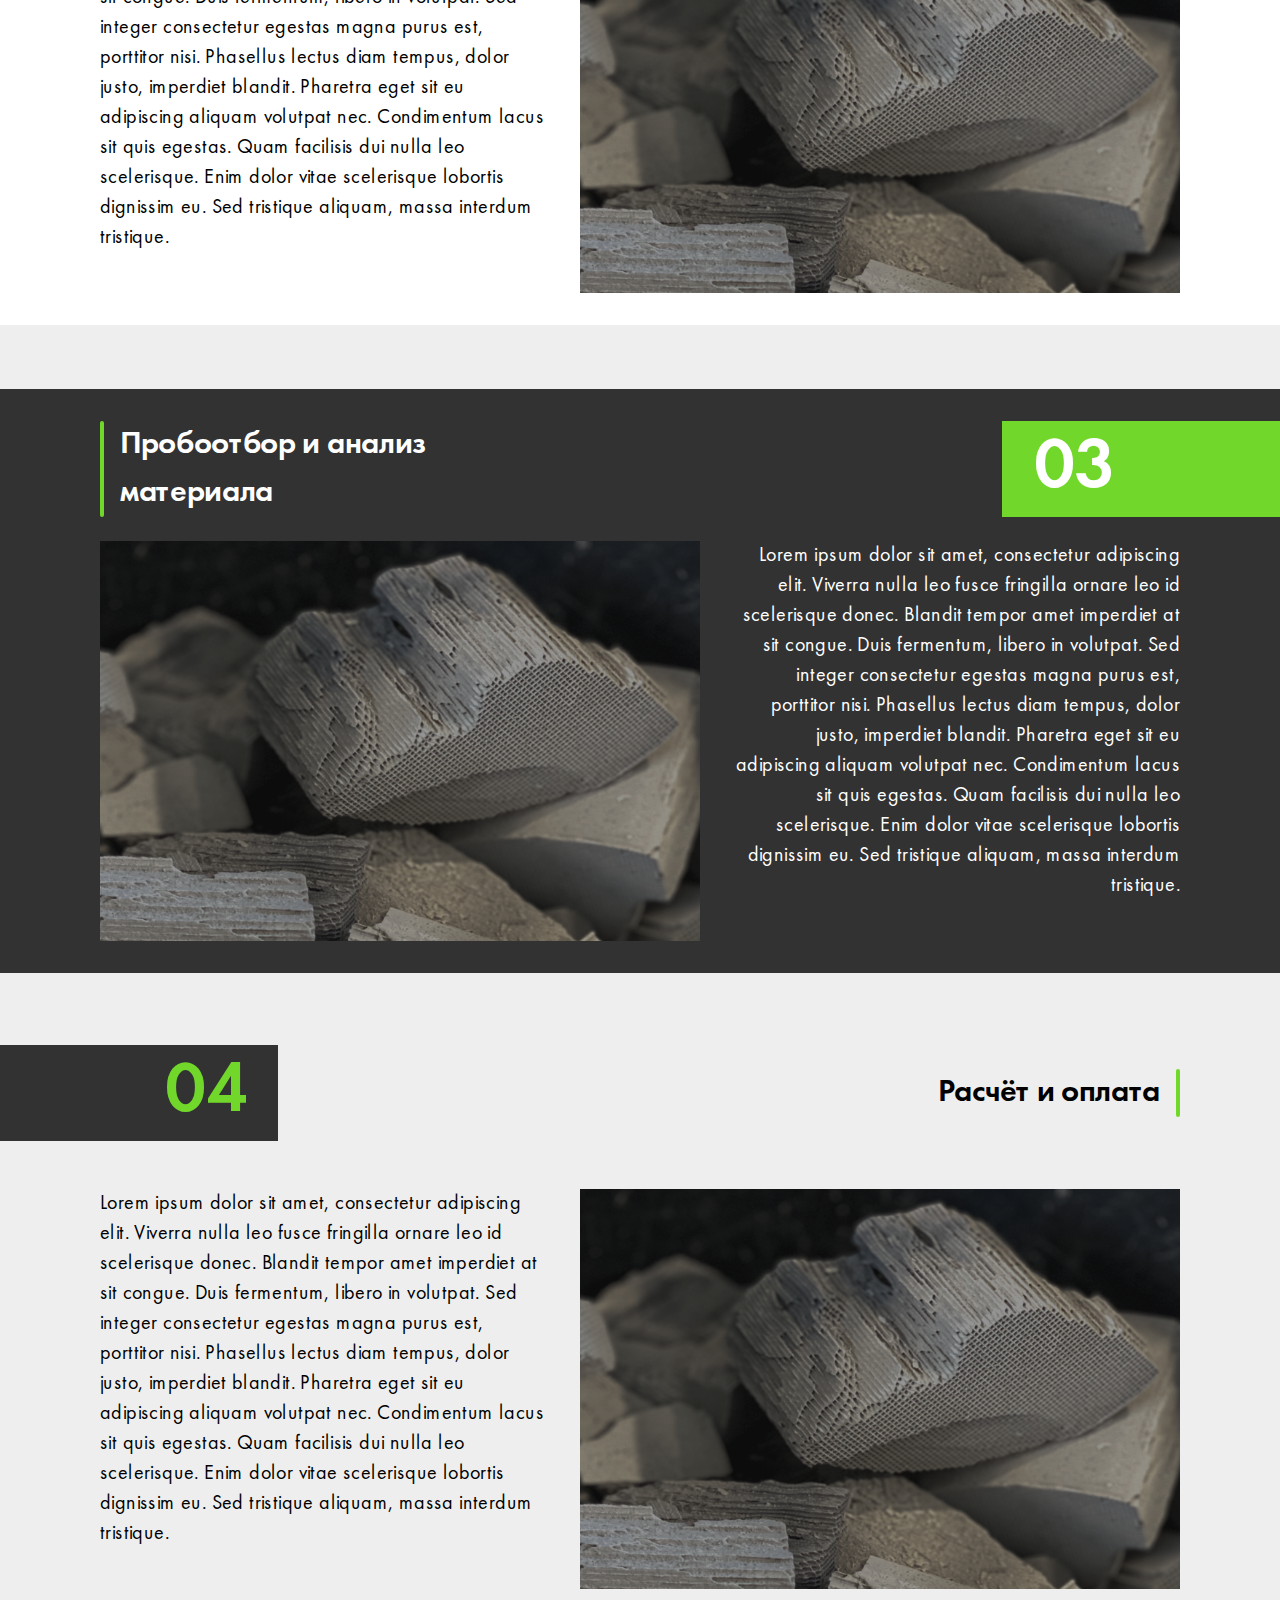
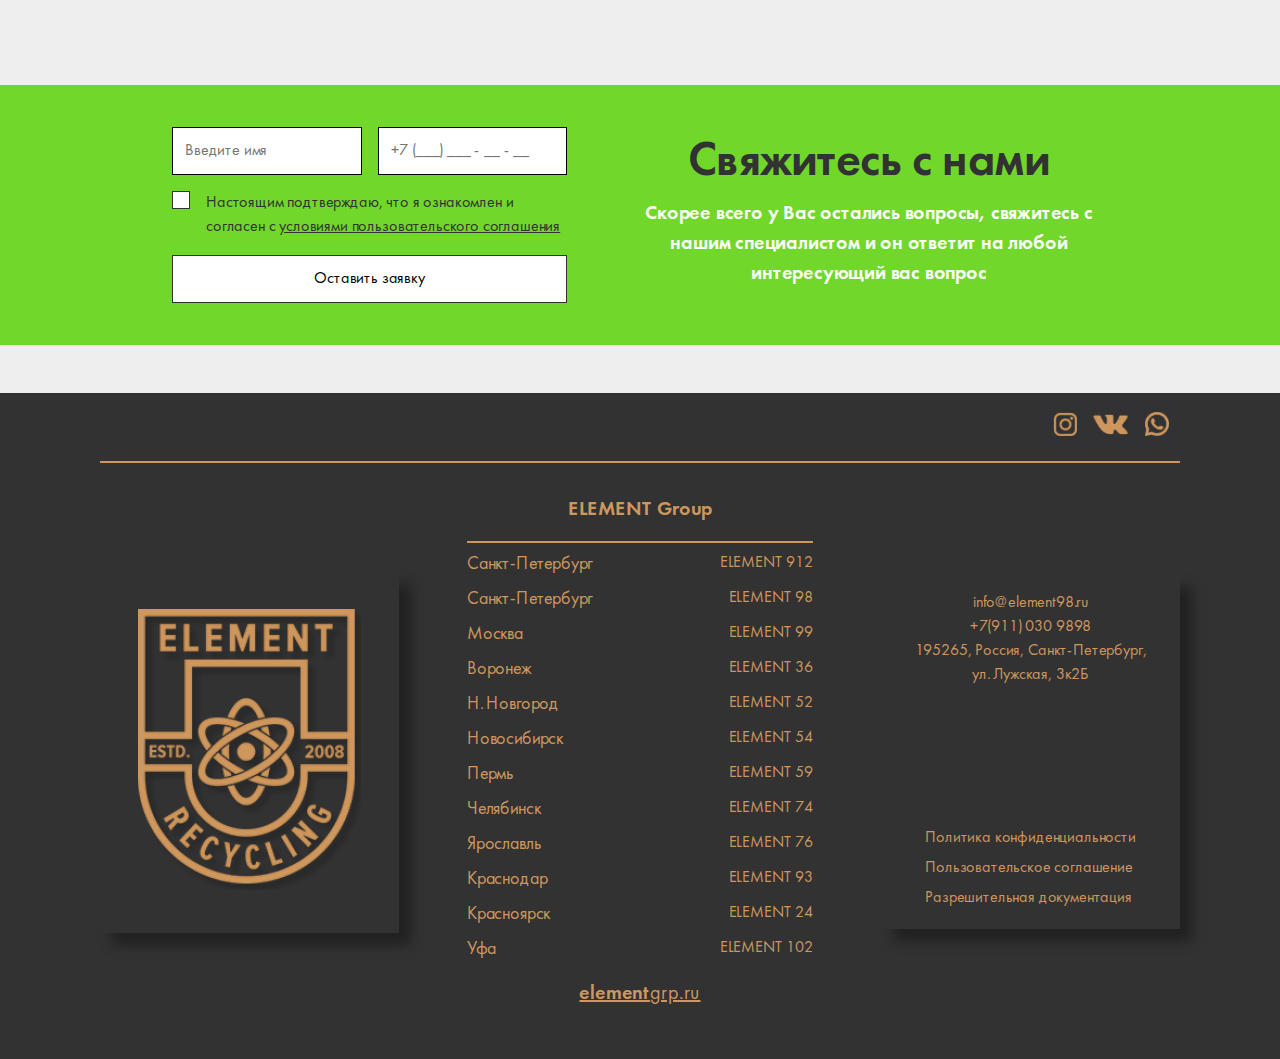
<file: recycling.html>
<!DOCTYPE html><html lang="ru"><head><meta charset="utf-8"><title>Наши услуги</title><meta http-equiv="X-UA-Compatible" content="IE=edge"><meta name="viewport" content="width=device-width, initial-scale=1"><link rel="icon" href="favicon.ico" type="image/x-icon"><link rel="stylesheet" href="./css/recycling.bundle.css"><script type="text/javascript" src="https://vk.com/js/api/openapi.js?168"></script></head><body id="root"><header class="header"><div class="header__inner"><div class="header__left"><img src="./img/logo.svg"><div class="header__left-text">Скупка и переработка
катализаторов в Уфе</div></div><div class="header__right"><div class="header__right-top"><div class="header__right-address">г. Уфа
ул. Говняная 13 к Б</div><img class="header__right-coat" src="./img/coat.svg"><div class="header__right-phones"><a href="https://example.com">8 800 354 14 21</a><a href="https://example.com">8 800 354 14 21</a></div><a class="header__right-whatsapp" href="https://example.com"><img src="./img/icons/wa.svg"></a></div><div class="header__right-middle">Свяжитесь с нами в WhatsApp 🠕</div><div class="header__right-bottom"><a href="./index.html">Главная</a><a href="./pricing.html">Цены</a><span class="header_active">Переработка</span><a href="./FAQ.html">FAQ</a><a href="./contacts.html">Контакты</a></div></div><div class="header__mobile"><div class="header__mobile-left"><button><img src="./img/icons/burger.svg"></button><div class="header__mobile-delimiter"></div><a href="./index.html#map"><img src="./img/icons/geo-dark.svg"></a><div class="header__mobile-delimiter"></div><a href="tel:78002504492"><img src="./img/icons/phone-dark.svg"></a></div><a class="header__mobile-logo" href="index.html"><img src="./img/logo-sm.svg"></a><div class="header__mobile-links"><a href="./">Главная</a><a href="./pricing.html">Цены</a><span class="header_active">Переработка</span><a href="./FAQ.html">FAQ</a><a href="./contacts.html">Контакты</a><button class="header__mobile-close"><img src="./img/icons/close.svg"></button></div></div></div></header><div class="recycling-header"><div class="recycling-header__inner"><div class="recycling-header__header">Переработка катализаторов</div>Lorem ipsum dolor sit amet, consectetur adipiscing elit. Viverra nulla leo fusce fringilla ornare leo id scelerisque donec. Blandit tempor amet imperdiet at sit congue. Duis fermentum, libero in volutpat. Sed integer consectetur egestas magna purus est, porttitor nisi. Phasellus lectus diam tempus, dolor justo, imperdiet blandit. Pharetra eget sit eu adipiscing aliquam volutpat nec. Condimentum lacus sit quis egestas. Quam facilisis dui nulla leo scelerisque. Enim dolor vitae scelerisque lobortis dignissim eu. Sed tristique aliquam, massa interdum tristique.</div></div><div class="recycling-step recycling-step_primary recycling-step_64"><div class="subheader"><div class="subheader__inner"><div class="subheader__top"><div class="subheader__left">Входной контроль
и взвешивание</div><div class="subheader__right">01</div></div></div></div><div class="recycling-step__inner"><img src="./img/main-block/bg.png">Lorem ipsum dolor sit amet, consectetur adipiscing elit. Viverra nulla leo fusce fringilla ornare leo id scelerisque donec. Blandit tempor amet imperdiet at sit congue. Duis fermentum, libero in volutpat. Sed integer consectetur egestas magna purus est, porttitor nisi. Phasellus lectus diam tempus, dolor justo, imperdiet blandit. Pharetra eget sit eu adipiscing aliquam volutpat nec. Condimentum lacus sit quis egestas. Quam facilisis dui nulla leo scelerisque. Enim dolor vitae scelerisque lobortis dignissim eu. Sed tristique aliquam, massa interdum tristique.</div></div><div class="recycling-step recycling-step_white recycling-step_64 recycling-step_right"><div class="subheader"><div class="subheader__inner"><div class="subheader__top"><div class="subheader__left">Измельчение и
гомогенизация материала</div><div class="subheader__right">02</div></div></div></div><div class="recycling-step__inner"><img src="./img/main-block/bg.png">Lorem ipsum dolor sit amet, consectetur adipiscing elit. Viverra nulla leo fusce fringilla ornare leo id scelerisque donec. Blandit tempor amet imperdiet at sit congue. Duis fermentum, libero in volutpat. Sed integer consectetur egestas magna purus est, porttitor nisi. Phasellus lectus diam tempus, dolor justo, imperdiet blandit. Pharetra eget sit eu adipiscing aliquam volutpat nec. Condimentum lacus sit quis egestas. Quam facilisis dui nulla leo scelerisque. Enim dolor vitae scelerisque lobortis dignissim eu. Sed tristique aliquam, massa interdum tristique.</div></div><div class="recycling-step recycling-step_dark recycling-step_64"><div class="subheader"><div class="subheader__inner"><div class="subheader__top"><div class="subheader__left">Пробоотбор и анализ
материала</div><div class="subheader__right">03</div></div></div></div><div class="recycling-step__inner"><img src="./img/main-block/bg.png">Lorem ipsum dolor sit amet, consectetur adipiscing elit. Viverra nulla leo fusce fringilla ornare leo id scelerisque donec. Blandit tempor amet imperdiet at sit congue. Duis fermentum, libero in volutpat. Sed integer consectetur egestas magna purus est, porttitor nisi. Phasellus lectus diam tempus, dolor justo, imperdiet blandit. Pharetra eget sit eu adipiscing aliquam volutpat nec. Condimentum lacus sit quis egestas. Quam facilisis dui nulla leo scelerisque. Enim dolor vitae scelerisque lobortis dignissim eu. Sed tristique aliquam, massa interdum tristique.</div></div><div class="recycling-step recycling-step_light recycling-step_64 recycling-step_right"><div class="subheader"><div class="subheader__inner"><div class="subheader__top"><div class="subheader__left">Расчёт и оплата</div><div class="subheader__right">04</div></div></div></div><div class="recycling-step__inner"><img src="./img/main-block/bg.png">Lorem ipsum dolor sit amet, consectetur adipiscing elit. Viverra nulla leo fusce fringilla ornare leo id scelerisque donec. Blandit tempor amet imperdiet at sit congue. Duis fermentum, libero in volutpat. Sed integer consectetur egestas magna purus est, porttitor nisi. Phasellus lectus diam tempus, dolor justo, imperdiet blandit. Pharetra eget sit eu adipiscing aliquam volutpat nec. Condimentum lacus sit quis egestas. Quam facilisis dui nulla leo scelerisque. Enim dolor vitae scelerisque lobortis dignissim eu. Sed tristique aliquam, massa interdum tristique.</div></div><div class="contact-us"><div class="contact-us__inner"><div class="contact-us__left"><form><div class="contact-us__row"><input placeholder="Введите имя"><input placeholder="+7 (___) ___ - __ - __"></div><label class="checkbox"><input type="checkbox" required><div class="checkbox__visualisation"><svg width="20" height="20" fill="none" xmlns="http://www.w3.org/2000/svg"><path d="M17.813 3.71h-1.366a.622.622 0 0 0-.49.24l-8.053 10.2-3.861-4.892a.625.625 0 0 0-.49-.238H2.188c-.131 0-.204.15-.124.251l5.35 6.778c.25.316.73.316.982 0l9.54-12.088c.08-.1.007-.25-.123-.25Z" fill="#000"/></svg></div><div class="checkbox__text">Настоящим подтверждаю, что я ознакомлен и согласен с <a href="/tos.html">условиями пользовательского соглашения</a></div></label><button>Оставить заявку</button></form></div><div class="contact-us__right"><div class="contact-us__head">Свяжитесь с нами</div>Скорее всего у Вас остались вопросы, свяжитесь с нашим специалистом и он ответит на любой интересующий вас вопрос</div></div></div><footer class="footer"><div class="footer__media"><a href="https://example.com"><img src="./img/footer/inst.png"></a><a href="https://example.com"><img src="./img/footer/vk.png"></a><a href="https://example.com"><img src="./img/footer/wa.png"></a></div><div class="footer__data"><div class="footer__left"><a href="https://elementgrp.ru"><img src="./img/footer/logo.png"></a></div><div class="footer__middle"><div class="footer__middle-header"><a href="https://example.com">ELEMENT Group</a></div><div class="footer__middle-divider"></div><div class="footer__middle-item"><a href="https://example.com"><div class="footer__middle-item-left">Санкт-Петербург</div>ELEMENT 912</a></div><div class="footer__middle-item"><a href="https://example.com"><div class="footer__middle-item-left">Санкт-Петербург</div>ELEMENT 98</a></div><div class="footer__middle-item"><a href="https://example.com"><div class="footer__middle-item-left">Москва</div>ELEMENT 99</a></div><div class="footer__middle-item"><a href="https://example.com"><div class="footer__middle-item-left">Воронеж</div>ELEMENT 36</a></div><div class="footer__middle-item"><a href="https://example.com"><div class="footer__middle-item-left">Н. Новгород</div>ELEMENT 52</a></div><div class="footer__middle-item"><a href="https://example.com"><div class="footer__middle-item-left">Новосибирск</div>ELEMENT 54</a></div><div class="footer__middle-item"><a href="https://example.com"><div class="footer__middle-item-left">Пермь</div>ELEMENT 59</a></div><div class="footer__middle-item"><a href="https://example.com"><div class="footer__middle-item-left">Челябинск</div>ELEMENT 74</a></div><div class="footer__middle-item"><a href="https://example.com"><div class="footer__middle-item-left">Ярославль</div>ELEMENT 76</a></div><div class="footer__middle-item"><a href="https://example.com"><div class="footer__middle-item-left">Краснодар</div>ELEMENT 93</a></div><div class="footer__middle-item"><a href="https://example.com"><div class="footer__middle-item-left">Красноярск</div>ELEMENT 24</a></div><div class="footer__middle-item"><a href="https://example.com"><div class="footer__middle-item-left">Уфа</div>ELEMENT 102</a></div><a class="footer__middle-grp" href="https://example.com"><span class="footer__middle-grp-bold">element</span>grp.ru</a><div class="footer__middle-divider footer_mobile-divider footer_mobile"></div><div class="footer__middle-item footer_mobile footer_mobile-link"><a href="./tos.html">Политика конфиденциальности</a></div><div class="footer__middle-item footer_mobile footer_mobile-link"><a href="./tos.html">Пользовательское соглашение</a></div><div class="footer__middle-item footer_mobile footer_mobile-link"><a href="./tos.html">Разрешительная документация</a></div></div><div class="footer__right"><div class="footer__right-contacts"><a href="https://exmaple.com">info@element98.ru</a><a href="https://exmaple.com">+7(911) 030 9898</a>195265, Россия, Санкт-Петербург,
ул. Лужская, 3к2Б</div><div class="footer__right-links"><a href="./tos.html">Политика конфиденциальности</a><a href="./tos.html">Пользовательское соглашение</a><a href="./tos.html">Разрешительная документация</a></div></div></div></footer></body><script defer src="./js/app.bundle.js"></script><script defer src="./js/recycling.bundle.js"></script></html>
</file>
<file: css/index.bundle.css>
.c-primary{color:#71d82b}.g-blue{color:#4285f4}.g-yellow{color:#fbbc05}.g-red{color:#ea4335}.g-green{color:#34a853}.y-red{color:red}@font-face{font-family:"FuturaBookC";src:local("FuturaBookC"),url("../fonts/FuturaBookC/futurabookc.woff2") format("woff2"),url("../fonts/FuturaBookC/futurabookc.woff") format("woff"),url("../fonts/FuturaBookC/futurabookc.ttf") format("truetype");font-weight:400;font-style:normal}@font-face{font-family:"FuturaDemiC";src:local("FuturaDemiC"),url("../fonts/FuturaDemiC/futurademic.woff2") format("woff2"),url("../fonts/FuturaDemiC/futurademic.woff") format("woff"),url("../fonts/FuturaDemiC/futurademic.ttf") format("truetype");font-weight:400;font-style:normal}*{font-family:"FuturaBookC",sans-serif;box-sizing:border-box}body,html{margin:0}body{background:#eee}h1,h2,h3,h4,h5{margin:0;padding:0}input{padding:12px;border:1px solid #000;outline:none !important;box-sizing:border-box;width:100%;border-radius:0 !important}.header{width:100%;background:#fff;padding-top:64px;padding-bottom:11px}.header__mobile{display:none}.header__inner{max-width:1080px;margin:0 auto;display:flex;justify-content:space-between}.header__left{white-space:pre-wrap;line-height:0}.header__left img{height:103px}.header__left-text{margin-top:43px;font-weight:400;font-size:20px;line-height:30px;letter-spacing:.02em;font-family:FuturaBookC,sans-serif}.header__left-logo-text{font-weight:600;font-size:18px;line-height:27px;letter-spacing:-0.01em;font-family:FuturaDemiC,sans-serif;margin-top:8px;margin-bottom:10px}.header__right{display:flex;flex-direction:column;align-items:flex-end}.header__right-top{display:flex;align-items:center}.header__right-address{white-space:pre-wrap;text-align:end;font-weight:400;font-size:20px;line-height:30px;letter-spacing:.02em;font-family:FuturaBookC,sans-serif}.header__right-coat{height:60px;margin:0 32px}.header__right-phones{display:flex;flex-direction:column}.header__right-phones a{font-weight:600;font-size:32px;line-height:48px;letter-spacing:-0.01em;font-family:FuturaDemiC,sans-serif;text-decoration:none;color:#323232}.header__right-phones a:first-of-type{color:#71d82b}.header__right-whatsapp{margin-left:24px}.header__right-middle{margin-right:32px;margin-top:8px;margin-bottom:42px;font-weight:400;font-size:16px;line-height:24px;letter-spacing:-0.01em;font-family:FuturaBookC,sans-serif}.header__right-bottom{width:713px;display:flex}.header__right-bottom a,.header__right-bottom span{width:100%;cursor:pointer;height:38px;display:flex;justify-content:center;align-items:center;text-decoration:none;color:#323232;font-weight:400;font-size:20px;line-height:30px;letter-spacing:.02em;font-family:FuturaBookC,sans-serif}.header__right-bottom a:hover{background:#71d82b}.header .header_active{background:#323232;color:#fff}@media(max-width: 1100px){.header__inner{padding-left:20px;padding-right:20px}}@media(max-width: 980px){.header__left-text{display:none}}@media(max-width: 910px){.header{margin-bottom:0;position:sticky;padding:0;top:0;z-index:10000000}.header__inner{padding:0;max-width:none}.header__mobile{display:flex;width:100%;z-index:1000;justify-content:space-between;padding:13.5px 24px;background:#e0e0e0}.header__mobile-left{display:flex;align-items:center}.header__mobile-left img{width:24px;height:24px}.header__mobile-left button{outline:none;background:transparent;border:0}.header__mobile-left button,.header__mobile-left a{padding:0;display:block;width:24px;height:24px}.header__mobile-left .header__mobile-delimiter{height:100%;width:1px;background:#000;margin:0 14.7px}.header__mobile-logo,.header__mobile-logo img{width:46.94px;height:24.07px}.header__mobile-links{transform:translateX(-100%);transition:.1s ease-in-out;box-sizing:border-box;position:absolute;background:#e0e0e0;z-index:100;width:100vw;height:100vh;top:0;left:0;padding:40px 40px;display:flex;flex-direction:column}.header__mobile-links a,.header__mobile-links span{font-weight:600;font-size:24px;line-height:36px;letter-spacing:-0.01em;font-family:FuturaDemiC,sans-serif;text-decoration:none;color:#323232;padding:8px 0}.header__mobile-links a.header_active,.header__mobile-links span.header_active{background:transparent;color:#323232;width:fit-content}.header__mobile-links a.header_active::after,.header__mobile-links span.header_active::after{display:block;content:"";width:100%;height:2px;background:#71d82b}.header__mobile-close{position:absolute;bottom:24px;right:40px;background:0;border:0;outline:none !important}.header__left{display:none}.header__right{display:none}.header_mobile-opened{transform:translateX(0)}}.main-block{width:100%}.main-block__mobile{display:none}.main-block__inner{max-width:1080px;margin:40px auto 0;position:relative;padding:32px 48px 46px 72px}.main-block__bg{position:absolute;top:0;left:0;width:100%;height:100%;object-fit:cover;object-position:center;z-index:-1}.main-block__top{display:flex;justify-content:space-between;margin-bottom:16px}.main-block__header{font-weight:600;font-size:72px;line-height:108px;letter-spacing:-0.01em;font-family:FuturaDemiC,sans-serif;color:#fff;text-transform:uppercase;white-space:pre-wrap}.main-block__icons{margin-top:16px}.main-block__icons a{margin-right:16px}.main-block__icons a:last-of-type{margin-right:0}.main-block__middle{font-weight:600;font-size:32px;line-height:48px;letter-spacing:-0.01em;font-family:FuturaDemiC,sans-serif;color:#71d82b;margin-bottom:20px}.main-block__bottom{display:flex;justify-content:space-between}.main-block__bottom-form{margin-top:16px;width:386px}.main-block__bottom-form button,.main-block__bottom-form input{background:rgba(0,0,0,.3);border:2px solid #fff;color:#fff;height:50px;width:100%;text-align:center;font-weight:400;font-size:16px;line-height:24px;letter-spacing:-0.01em;font-family:FuturaBookC,sans-serif}.main-block__bottom-form input::placeholder{color:#fff}.main-block__bottom-form button{margin-top:16px;cursor:pointer}.main-block__bottom-form .checkbox{position:relative;display:flex;margin-top:16px;width:100%;cursor:pointer}.main-block__bottom-form .checkbox input{opacity:0;position:absolute;width:14px;height:14px;margin:0}.main-block__bottom-form .checkbox input:checked+.checkbox__visualisation svg{opacity:1 !important}.main-block__bottom-form .checkbox__visualisation{position:relative;border:2px solid #fff;background:rgba(0,0,0,.3);min-width:18px;min-height:18px;width:18px;height:18px;margin-right:12px}.main-block__bottom-form .checkbox__visualisation svg{opacity:0;position:absolute;top:-2px;left:-3px;transform:scale(0.8)}.main-block__bottom-form .checkbox__visualisation svg path{fill:#fff}.main-block__bottom-form .checkbox__text{font-weight:400;font-size:12px;line-height:18px;letter-spacing:-0.01em;font-family:FuturaBookC,sans-serif;color:#fff}.main-block__bottom-form .checkbox__text a{color:#71d82b}.main-block__bottom-row{display:flex}.main-block__bottom-row input:first-of-type{margin-right:16px}.main-block__features{display:grid;grid-template-columns:1fr 1fr;grid-row-gap:28px}.main-block__feature{color:#fff;text-align:center;width:229.5px}.main-block__feature-header{font-weight:600;font-size:32px;line-height:48px;letter-spacing:-0.01em;font-family:FuturaDemiC,sans-serif}.main-block__feature-body{font-weight:400;font-size:20px;line-height:30px;letter-spacing:.02em;font-family:FuturaBookC,sans-serif}@media(max-width: 1100px){.main-block__inner{margin-top:0;padding-left:32px;padding-right:32px}.main-block__inner .main-block__icons{display:none}.main-block__mobile{display:flex;justify-content:flex-end;max-width:1080px;margin:0 auto;padding:0 20px}.main-block__mobile img{filter:brightness(0.3)}}@media(max-width: 935px){.main-block__inner{padding-bottom:32px;padding-top:32px}.main-block__bottom{align-items:center;flex-direction:column}.main-block__feature{width:100%}.main-block__features{margin-top:35px}}@media(max-width: 767px){.main-block__top{justify-content:center}.main-block__header{text-align:center}.main-block__middle{text-align:center}.main-block__features{grid-column-gap:8px}.main-block__header{font-weight:600;font-size:32px;line-height:48px;letter-spacing:-0.01em;font-family:FuturaDemiC,sans-serif}}@media(max-width: 456px){.main-block__inner{padding-left:20px;padding-right:20px}.main-block__top{margin-bottom:0}.main-block__middle{font-weight:600;font-size:24px;line-height:36px;letter-spacing:-0.01em;font-family:FuturaDemiC,sans-serif;margin-bottom:0}.main-block__bottom{width:100%}.main-block__bottom-form{width:100%}.main-block__feature-header{font-weight:600;font-size:20px;line-height:30px;letter-spacing:-0.01em;font-family:FuturaDemiC,sans-serif}.main-block__features{margin-top:24px;grid-column-gap:24px !important}}.subheader{margin-top:72px;margin-bottom:50px;width:100%}.subheader__inner{max-width:1080px;margin:0 auto}.subheader__top{display:flex;align-items:center;justify-content:space-between;margin-bottom:24px}.subheader__left{display:flex;white-space:pre-wrap;font-weight:600;font-size:32px;line-height:48px;letter-spacing:-0.01em;font-family:FuturaDemiC,sans-serif}.subheader__left::before{display:block;content:"";width:4px;border-radius:8px;background:#71d82b;margin-right:16px}.subheader__right{font-weight:600;font-size:72px;line-height:108px;letter-spacing:-0.01em;font-family:FuturaDemiC,sans-serif;padding-left:32px;height:96px;display:flex;align-items:center;width:278px;position:absolute;right:0}.subheader__inner{font-weight:400;font-size:20px;line-height:30px;letter-spacing:.02em;font-family:FuturaBookC,sans-serif}.subheader.subheader_black-white .subheader__right{color:#fff;background:#323232}.subheader.subheader_black-primary .subheader__right{color:#71d82b;background:#323232}.subheader.subheader_primary-white .subheader__right{color:#fff;background:#71d82b}@media(min-width: 1720px){.subheader__right{position:relative}}@media(max-width: 1100px){.subheader__inner{padding-left:20px}}@media(max-width: 573px){.subheader__inner{font-size:0}.subheader__top{margin-bottom:0}.subheader__right{font-weight:600;font-size:36px;line-height:54px;letter-spacing:-0.01em;font-family:FuturaDemiC,sans-serif;padding:11.5px 32px;width:auto}}.process{width:100%;background:#fff;padding:48px 0;margin-bottom:72px}.process__inner{max-width:1080px;margin:0 auto}.process__steps{display:flex;justify-content:space-between;margin-bottom:32px}.process__steps>img{height:24px;width:24px;margin-top:36px}.process__step{text-align:center;max-width:159px;font-weight:400;font-size:16px;line-height:24px;letter-spacing:-0.01em;font-family:FuturaBookC,sans-serif}.process__step img{height:90px;width:158.6px}.process__step-header{font-weight:600;font-size:20px;line-height:30px;letter-spacing:-0.01em;font-family:FuturaDemiC,sans-serif;margin-bottom:6px}.process__FAQ{display:flex;justify-content:space-between;align-items:center;font-weight:400;font-size:20px;line-height:30px;letter-spacing:.02em;font-family:FuturaBookC,sans-serif}.process__FAQ a{width:275px;height:48px;background:#eee;border:1px solid #323232;display:flex;justify-content:center;align-items:center;color:#323232;text-decoration:none;transition:.2s ease-in-out;font-weight:400;font-size:16px;line-height:24px;letter-spacing:-0.01em;font-family:FuturaBookC,sans-serif}.process__FAQ a:hover{background:#323232;color:#fff}@media(max-width: 1100px){.process__inner{padding-left:20px;padding-right:20px}}@media(max-width: 950px){.process{padding:0}.process__inner{padding-top:32px;padding-bottom:32px}.process__steps{flex-direction:column}.process__steps>img{margin:12px 0 12px 70px}.process__step{display:flex;max-width:none;text-align:left}.process__FAQ{flex-direction:column;text-align:center}.process__FAQ a{margin-top:24px;width:100%}}.contacts{width:100%}.contacts__inner{max-width:1080px;margin:0 auto;display:flex;justify-content:space-between}.contacts__item{width:100%;text-align:center;text-decoration:none !important;color:#323232 !important;margin-bottom:11.5px;font-weight:600;font-size:20px;line-height:30px;letter-spacing:-0.01em;font-family:FuturaDemiC,sans-serif}.contacts__item-inner{height:173px;background:#fff;display:flex;justify-content:center;align-items:center;transition:.3s ease-in-out;margin-bottom:11.5px}.contacts__item-inner img{width:115px;height:115px}.contacts .contacts_wa:hover .contacts__item-inner{background:#25d366}.contacts .contacts_vk:hover .contacts__item-inner{background:#07f}.contacts .contacts_tg:hover .contacts__item-inner{background:#08c}.contacts .contacts_ym img{width:115px;height:115px;filter:saturate(0)}.contacts .contacts_ym:hover img{width:155px;height:155px;filter:saturate(1)}.contacts .contacts_2g img{width:264px;height:152px;filter:saturate(0)}.contacts .contacts_2g:hover img{width:300px;height:173px;filter:saturate(1)}.contacts .contacts_gm img{width:115px;height:115px;filter:saturate(0)}.contacts .contacts_gm:hover img{width:155px;height:155px;filter:saturate(1)}@media(max-width: 768px){.contacts__item-inner{height:103px}.contacts__item-inner img{width:60px;height:60px}.contacts_ym img,.contacts_gm img{width:70px !important;height:70px !important}.contacts_ym:hover img,.contacts_ym:focus img,.contacts_gm:hover img,.contacts_gm:focus img{height:90px !important;width:90px !important}.contacts_2g img{width:80px !important;height:auto !important}.contacts_2g:hover img,.contacts_2g:focus img{width:100px !important}}@media(max-width: 1240px){.contacts-page__info,.contacts-page__text{padding:0 20px}}@media(max-width: 850px){.contacts-page__text{margin:32px 0}.contacts-page__left{min-width:auto !important}.contacts-page__info{flex-direction:column}.contacts-page__info iframe{margin-top:32px;height:70vh;margin-left:-20px;width:calc(100% + 40px) !important}}.contact-us{width:100%;background:#71d82b;margin-bottom:48px}.contact-us__inner{max-width:1080px;margin:0 auto;padding:42px 72px;display:flex;justify-content:space-between}.contact-us__right{font-weight:600;font-size:20px;line-height:30px;letter-spacing:-0.01em;font-family:FuturaDemiC,sans-serif;color:#fff;text-align:center;max-width:478px}.contact-us__head{font-weight:600;font-size:48px;line-height:72px;letter-spacing:-0.01em;font-family:FuturaDemiC,sans-serif;color:#323232}.contact-us__left{max-width:395px}.contact-us__left form button{height:48px;width:100%;margin-top:16px;border:1px solid #323232;background:#fff;font-weight:400;font-size:16px;line-height:24px;letter-spacing:-0.01em;font-family:FuturaBookC,sans-serif;cursor:pointer}.contact-us__left form .checkbox{position:relative;display:flex;margin-top:16px;width:100%;cursor:pointer}.contact-us__left form .checkbox input{opacity:0;position:absolute;width:14px;height:14px;margin:0}.contact-us__left form .checkbox input:checked+.checkbox__visualisation svg{opacity:1 !important}.contact-us__left form .checkbox__visualisation{position:relative;border:1px solid #323232;background:#fff;min-width:18px;min-height:18px;width:18px;height:18px;margin-right:16px}.contact-us__left form .checkbox__visualisation svg{opacity:0;position:absolute;top:-2px;left:-2px}.contact-us__left form .checkbox__visualisation svg path{fill:#323232}.contact-us__left form .checkbox__text{font-weight:400;font-size:16px;line-height:24px;letter-spacing:-0.01em;font-family:FuturaBookC,sans-serif;color:#323232}.contact-us__left form .checkbox__text a{color:#323232}.contact-us__row{display:flex;margin-bottom:16px}.contact-us__row input{width:100%;height:48px;font-weight:400;font-size:16px;line-height:24px;letter-spacing:-0.01em;font-family:FuturaBookC,sans-serif}.contact-us__row input:first-of-type{margin-right:16px}@media(max-width: 1022px){.contact-us__inner{flex-direction:column;align-items:center}.contact-us__left{margin-bottom:32px}}@media(max-width: 688px){.contact-us__inner{padding-left:20px;padding-right:20px}}.spinning-catalyst{font-weight:600;font-size:36px;line-height:54px;letter-spacing:-0.01em;font-family:FuturaDemiC,sans-serif;color:#bdbdbd;background:#fff;padding:32px 0;margin-top:24px}.pricing{width:100%;background:#fff}.pricing__inner{padding:48px 0;max-width:1080px;margin:0 auto}.pricing__items{display:grid;grid-template-columns:1fr 1fr;grid-column-gap:24px;grid-row-gap:50px;margin-bottom:32px}.pricing__item{display:flex;justify-content:space-between}.pricing__item-left{max-width:200px;text-align:center;margin-right:16px;display:flex;flex-direction:column;justify-content:center;align-items:center;box-shadow:0 11px 18px rgba(0,0,0,.35);font-weight:600;font-size:20px;line-height:30px;letter-spacing:-0.01em;font-family:FuturaDemiC,sans-serif}.pricing__item-left img{margin-bottom:6px;width:100%}.pricing__item-right{max-width:322px;text-align:center;font-weight:400;font-size:16px;line-height:24px;letter-spacing:-0.01em;font-family:FuturaBookC,sans-serif}.pricing__item-stats{font-weight:600;font-size:16px;line-height:24px;letter-spacing:-0.01em;font-family:FuturaDemiC,sans-serif;white-space:pre-wrap}.pricing__item-price{color:#71d82b}.pricing__end{display:flex;justify-content:space-between}.pricing__end-text{font-weight:400;font-size:16px;line-height:24px;letter-spacing:-0.01em;font-family:FuturaBookC,sans-serif}.pricing__end-text>a{color:#71d82b}.pricing__end>a{width:275px;height:48px;background:#eee;border:1px solid #323232;display:flex;justify-content:center;align-items:center;color:#323232;text-decoration:none;transition:.2s ease-in-out;font-weight:400;font-size:16px;line-height:24px;letter-spacing:-0.01em;font-family:FuturaBookC,sans-serif}.pricing__end>a:hover{color:#fff;background:#323232}@media(max-width: 1100px){.pricing__inner{padding-right:20px;padding-left:20px}}@media(max-width: 700px){.pricing__item-left{width:150px;min-width:150px}.pricing__items{display:flex;flex-direction:column}.pricing__inner{padding-top:32px;padding-bottom:32px}.pricing__end{flex-direction:column;align-items:center;text-align:center}.pricing__end a{margin-top:24px;width:100%}}.map{width:100% !important;height:536px;margin-top:70px}.footer{background:#323232;padding-top:8px;padding-bottom:50px}.footer__media{border-bottom:2px solid #ce975e;max-width:1080px;padding-bottom:8px;display:flex;justify-content:flex-end;margin:0 auto 32px}.footer__media img{width:46px;height:46px}.footer__data{display:flex;align-items:center;justify-content:space-between;max-width:1080px;margin:0 auto}.footer__left{padding:37px 38px;height:fit-content;box-shadow:12px 12px 12px rgba(0,0,0,.35)}.footer__left>a{display:block;height:fit-content}.footer__left>a img{width:223px;height:281px}.footer__middle{min-width:346px}.footer__middle-header{margin-bottom:16px;display:flex;justify-content:center}.footer__middle-header a{font-weight:600;font-size:20px;line-height:30px;letter-spacing:-0.01em;font-family:FuturaDemiC,sans-serif;color:#ce975e;text-decoration:none}.footer__middle-divider{width:100%;height:2px;background:#ce975e;margin:8px 0}.footer__middle-item{margin-bottom:8px}.footer__middle-item:last-of-type{margin-bottom:0}.footer__middle-item a{font-weight:400;font-size:16px;line-height:24px;letter-spacing:-0.01em;font-family:FuturaBookC,sans-serif;display:flex;justify-content:space-between;color:#ce975e;text-decoration:none}.footer__middle-item-left{font-weight:400;font-size:18px;line-height:27px;letter-spacing:-0.01em;font-family:FuturaBookC,sans-serif}.footer__middle-grp{margin-top:16px;display:flex;justify-content:center;color:#ce975e;font-weight:400;font-size:20px;line-height:30px;letter-spacing:.02em;font-family:FuturaBookC,sans-serif}.footer__middle-grp-bold{font-weight:600;font-size:20px;line-height:30px;letter-spacing:-0.01em;font-family:FuturaDemiC,sans-serif}.footer__right{width:299px;height:354px;min-width:299px;box-shadow:12px 12px 12px rgba(0,0,0,.35);padding:16px 0;display:flex;justify-content:space-between;align-items:center;flex-direction:column}.footer__right-links a{display:block;white-space:nowrap;color:#ce975e;text-decoration:none;font-weight:400;font-size:16px;line-height:24px;letter-spacing:-0.01em;font-family:FuturaBookC,sans-serif;padding:3px 0}.footer__right-contacts{display:flex;flex-direction:column;align-items:center;color:#ce975e;white-space:pre-wrap;text-align:center;font-weight:400;font-size:16px;line-height:24px;letter-spacing:-0.01em;font-family:FuturaBookC,sans-serif}.footer__right-contacts a{color:#ce975e;text-decoration:none}.footer_active{font-weight:600;font-size:20px;line-height:30px;letter-spacing:-0.01em;font-family:FuturaDemiC,sans-serif;text-decoration:underline;color:#ce975e}.footer_mobile{display:none}@media(max-width: 1100px){.footer__media{margin-left:20px;margin-right:20px}.footer__data{padding-left:20px;padding-right:20px}.footer__left{margin-right:20px}.footer__right{margin-left:20px}}@media(max-width: 1037px){.footer__data{flex-direction:column}.footer__media{margin-bottom:20px}.footer__right{order:0;margin-left:0;margin-bottom:32px;align-items:center;height:auto;padding:0;box-shadow:none}.footer__right-contacts{align-items:center;text-align:center;margin-bottom:0}.footer__right-links{display:none}.footer__middle{order:2;width:100%;min-width:auto}.footer__middle-divider{margin-bottom:20px !important;margin-top:20px !important}.footer__left{padding:0;box-shadow:none;order:1;margin-right:0;margin-top:0;display:flex;flex-direction:column;align-items:center;margin-bottom:32px}.footer__left-links{display:none}.footer__left>a{margin:0}.footer_mobile-divider{margin:20px 0;display:block}.footer_mobile{display:block}.footer_mobile-link{display:flex;justify-content:center}.footer_mobile-link a{font-weight:400;font-size:20px;line-height:30px;letter-spacing:.02em;font-family:FuturaBookC,sans-serif}}
</file>
<file: css/contacts.bundle.css>
.c-primary{color:#71d82b}.g-blue{color:#4285f4}.g-yellow{color:#fbbc05}.g-red{color:#ea4335}.g-green{color:#34a853}.y-red{color:red}@font-face{font-family:"FuturaBookC";src:local("FuturaBookC"),url("../fonts/FuturaBookC/futurabookc.woff2") format("woff2"),url("../fonts/FuturaBookC/futurabookc.woff") format("woff"),url("../fonts/FuturaBookC/futurabookc.ttf") format("truetype");font-weight:400;font-style:normal}@font-face{font-family:"FuturaDemiC";src:local("FuturaDemiC"),url("../fonts/FuturaDemiC/futurademic.woff2") format("woff2"),url("../fonts/FuturaDemiC/futurademic.woff") format("woff"),url("../fonts/FuturaDemiC/futurademic.ttf") format("truetype");font-weight:400;font-style:normal}*{font-family:"FuturaBookC",sans-serif;box-sizing:border-box}body,html{margin:0}body{background:#eee}h1,h2,h3,h4,h5{margin:0;padding:0}input{padding:12px;border:1px solid #000;outline:none !important;box-sizing:border-box;width:100%;border-radius:0 !important}.header{width:100%;background:#fff;padding-top:64px;padding-bottom:11px}.header__mobile{display:none}.header__inner{max-width:1080px;margin:0 auto;display:flex;justify-content:space-between}.header__left{white-space:pre-wrap;line-height:0}.header__left img{height:103px}.header__left-text{margin-top:43px;font-weight:400;font-size:20px;line-height:30px;letter-spacing:.02em;font-family:FuturaBookC,sans-serif}.header__left-logo-text{font-weight:600;font-size:18px;line-height:27px;letter-spacing:-0.01em;font-family:FuturaDemiC,sans-serif;margin-top:8px;margin-bottom:10px}.header__right{display:flex;flex-direction:column;align-items:flex-end}.header__right-top{display:flex;align-items:center}.header__right-address{white-space:pre-wrap;text-align:end;font-weight:400;font-size:20px;line-height:30px;letter-spacing:.02em;font-family:FuturaBookC,sans-serif}.header__right-coat{height:60px;margin:0 32px}.header__right-phones{display:flex;flex-direction:column}.header__right-phones a{font-weight:600;font-size:32px;line-height:48px;letter-spacing:-0.01em;font-family:FuturaDemiC,sans-serif;text-decoration:none;color:#323232}.header__right-phones a:first-of-type{color:#71d82b}.header__right-whatsapp{margin-left:24px}.header__right-middle{margin-right:32px;margin-top:8px;margin-bottom:42px;font-weight:400;font-size:16px;line-height:24px;letter-spacing:-0.01em;font-family:FuturaBookC,sans-serif}.header__right-bottom{width:713px;display:flex}.header__right-bottom a,.header__right-bottom span{width:100%;cursor:pointer;height:38px;display:flex;justify-content:center;align-items:center;text-decoration:none;color:#323232;font-weight:400;font-size:20px;line-height:30px;letter-spacing:.02em;font-family:FuturaBookC,sans-serif}.header__right-bottom a:hover{background:#71d82b}.header .header_active{background:#323232;color:#fff}@media(max-width: 1100px){.header__inner{padding-left:20px;padding-right:20px}}@media(max-width: 980px){.header__left-text{display:none}}@media(max-width: 910px){.header{margin-bottom:0;position:sticky;padding:0;top:0;z-index:10000000}.header__inner{padding:0;max-width:none}.header__mobile{display:flex;width:100%;z-index:1000;justify-content:space-between;padding:13.5px 24px;background:#e0e0e0}.header__mobile-left{display:flex;align-items:center}.header__mobile-left img{width:24px;height:24px}.header__mobile-left button{outline:none;background:transparent;border:0}.header__mobile-left button,.header__mobile-left a{padding:0;display:block;width:24px;height:24px}.header__mobile-left .header__mobile-delimiter{height:100%;width:1px;background:#000;margin:0 14.7px}.header__mobile-logo,.header__mobile-logo img{width:46.94px;height:24.07px}.header__mobile-links{transform:translateX(-100%);transition:.1s ease-in-out;box-sizing:border-box;position:absolute;background:#e0e0e0;z-index:100;width:100vw;height:100vh;top:0;left:0;padding:40px 40px;display:flex;flex-direction:column}.header__mobile-links a,.header__mobile-links span{font-weight:600;font-size:24px;line-height:36px;letter-spacing:-0.01em;font-family:FuturaDemiC,sans-serif;text-decoration:none;color:#323232;padding:8px 0}.header__mobile-links a.header_active,.header__mobile-links span.header_active{background:transparent;color:#323232;width:fit-content}.header__mobile-links a.header_active::after,.header__mobile-links span.header_active::after{display:block;content:"";width:100%;height:2px;background:#71d82b}.header__mobile-close{position:absolute;bottom:24px;right:40px;background:0;border:0;outline:none !important}.header__left{display:none}.header__right{display:none}.header_mobile-opened{transform:translateX(0)}}.contacts{width:100%}.contacts__inner{max-width:1080px;margin:0 auto;display:flex;justify-content:space-between}.contacts__item{width:100%;text-align:center;text-decoration:none !important;color:#323232 !important;margin-bottom:11.5px;font-weight:600;font-size:20px;line-height:30px;letter-spacing:-0.01em;font-family:FuturaDemiC,sans-serif}.contacts__item-inner{height:173px;background:#fff;display:flex;justify-content:center;align-items:center;transition:.3s ease-in-out;margin-bottom:11.5px}.contacts__item-inner img{width:115px;height:115px}.contacts .contacts_wa:hover .contacts__item-inner{background:#25d366}.contacts .contacts_vk:hover .contacts__item-inner{background:#07f}.contacts .contacts_tg:hover .contacts__item-inner{background:#08c}.contacts .contacts_ym img{width:115px;height:115px;filter:saturate(0)}.contacts .contacts_ym:hover img{width:155px;height:155px;filter:saturate(1)}.contacts .contacts_2g img{width:264px;height:152px;filter:saturate(0)}.contacts .contacts_2g:hover img{width:300px;height:173px;filter:saturate(1)}.contacts .contacts_gm img{width:115px;height:115px;filter:saturate(0)}.contacts .contacts_gm:hover img{width:155px;height:155px;filter:saturate(1)}@media(max-width: 768px){.contacts__item-inner{height:103px}.contacts__item-inner img{width:60px;height:60px}.contacts_ym img,.contacts_gm img{width:70px !important;height:70px !important}.contacts_ym:hover img,.contacts_ym:focus img,.contacts_gm:hover img,.contacts_gm:focus img{height:90px !important;width:90px !important}.contacts_2g img{width:80px !important;height:auto !important}.contacts_2g:hover img,.contacts_2g:focus img{width:100px !important}}@media(max-width: 1240px){.contacts-page__info,.contacts-page__text{padding:0 20px}}@media(max-width: 850px){.contacts-page__text{margin:32px 0}.contacts-page__left{min-width:auto !important}.contacts-page__info{flex-direction:column}.contacts-page__info iframe{margin-top:32px;height:70vh;margin-left:-20px;width:calc(100% + 40px) !important}}.request{width:100%;margin-bottom:40px}.request__inner{max-width:1080px;margin:0 auto;display:flex}.request__left{width:100%;padding:32px 24px 24px;background:#323232;margin-right:16px;font-weight:400;font-size:20px;line-height:30px;letter-spacing:.02em;font-family:FuturaBookC,sans-serif;color:#fff}.request__left-header{font-weight:600;font-size:32px;line-height:48px;letter-spacing:-0.01em;font-family:FuturaDemiC,sans-serif;text-transform:uppercase;color:#fff;margin-bottom:24px}.request__left form{margin-top:24px}.request__left form .request__row>label{display:flex;flex-direction:column;font-size:20px;line-height:24px;width:100%}.request__left form .request__row>label input{margin-top:6px}.request__left form .checkbox{position:relative;display:flex;margin-top:16px;width:100%;cursor:pointer;margin-bottom:16px}.request__left form .checkbox input{opacity:0;position:absolute;width:14px;height:14px;margin:0}.request__left form .checkbox input:checked+.checkbox__visualisation svg{opacity:1 !important}.request__left form .checkbox__visualisation{position:relative;border:1px solid #323232;background:#fff;min-width:18px;min-height:18px;width:18px;height:18px;margin-right:16px}.request__left form .checkbox__visualisation svg{opacity:0;position:absolute;top:-2px;left:-2px}.request__left form .checkbox__visualisation svg path{fill:#323232}.request__left form .checkbox__text{font-weight:400;font-size:16px;line-height:24px;letter-spacing:-0.01em;font-family:FuturaBookC,sans-serif;color:#fff}.request__left form .checkbox__text a{color:#fff}.request__left form button{width:100%;height:48px;font-size:24px;line-height:24px;letter-spacing:.02em;background:#fff;border:1px solid #323232;outline:none !important;cursor:pointer;transition:.3s ease-in-out}.request__left form button:hover{background:#71d82b}.request__right{width:100%}.request__right-text{font-weight:400;font-size:20px;line-height:30px;letter-spacing:.02em;font-family:FuturaBookC,sans-serif;background:#fff;padding:16px;margin-bottom:32px;height:100%;display:flex;align-items:center;justify-content:center}.request__row{margin-top:16px;display:flex}.request__row labeL:first-of-type{margin-right:16px}@media(max-width: 1200px){.request{box-sizing:border-box;padding:0 20px}}@media(max-width: 1000px){.request{box-sizing:border-box}.request div{box-sizing:border-box}.request__inner{flex-direction:column}.request__left{box-sizing:border-box;margin-bottom:16px}.request__right{display:flex;flex-direction:column;align-items:center}}@media(max-width: 600px){.request{padding:0}.request__inner{box-sizing:border-box}.request__right{display:none}}.footer{background:#323232;padding-top:8px;padding-bottom:50px}.footer__media{border-bottom:2px solid #ce975e;max-width:1080px;padding-bottom:8px;display:flex;justify-content:flex-end;margin:0 auto 32px}.footer__media img{width:46px;height:46px}.footer__data{display:flex;align-items:center;justify-content:space-between;max-width:1080px;margin:0 auto}.footer__left{padding:37px 38px;height:fit-content;box-shadow:12px 12px 12px rgba(0,0,0,.35)}.footer__left>a{display:block;height:fit-content}.footer__left>a img{width:223px;height:281px}.footer__middle{min-width:346px}.footer__middle-header{margin-bottom:16px;display:flex;justify-content:center}.footer__middle-header a{font-weight:600;font-size:20px;line-height:30px;letter-spacing:-0.01em;font-family:FuturaDemiC,sans-serif;color:#ce975e;text-decoration:none}.footer__middle-divider{width:100%;height:2px;background:#ce975e;margin:8px 0}.footer__middle-item{margin-bottom:8px}.footer__middle-item:last-of-type{margin-bottom:0}.footer__middle-item a{font-weight:400;font-size:16px;line-height:24px;letter-spacing:-0.01em;font-family:FuturaBookC,sans-serif;display:flex;justify-content:space-between;color:#ce975e;text-decoration:none}.footer__middle-item-left{font-weight:400;font-size:18px;line-height:27px;letter-spacing:-0.01em;font-family:FuturaBookC,sans-serif}.footer__middle-grp{margin-top:16px;display:flex;justify-content:center;color:#ce975e;font-weight:400;font-size:20px;line-height:30px;letter-spacing:.02em;font-family:FuturaBookC,sans-serif}.footer__middle-grp-bold{font-weight:600;font-size:20px;line-height:30px;letter-spacing:-0.01em;font-family:FuturaDemiC,sans-serif}.footer__right{width:299px;height:354px;min-width:299px;box-shadow:12px 12px 12px rgba(0,0,0,.35);padding:16px 0;display:flex;justify-content:space-between;align-items:center;flex-direction:column}.footer__right-links a{display:block;white-space:nowrap;color:#ce975e;text-decoration:none;font-weight:400;font-size:16px;line-height:24px;letter-spacing:-0.01em;font-family:FuturaBookC,sans-serif;padding:3px 0}.footer__right-contacts{display:flex;flex-direction:column;align-items:center;color:#ce975e;white-space:pre-wrap;text-align:center;font-weight:400;font-size:16px;line-height:24px;letter-spacing:-0.01em;font-family:FuturaBookC,sans-serif}.footer__right-contacts a{color:#ce975e;text-decoration:none}.footer_active{font-weight:600;font-size:20px;line-height:30px;letter-spacing:-0.01em;font-family:FuturaDemiC,sans-serif;text-decoration:underline;color:#ce975e}.footer_mobile{display:none}@media(max-width: 1100px){.footer__media{margin-left:20px;margin-right:20px}.footer__data{padding-left:20px;padding-right:20px}.footer__left{margin-right:20px}.footer__right{margin-left:20px}}@media(max-width: 1037px){.footer__data{flex-direction:column}.footer__media{margin-bottom:20px}.footer__right{order:0;margin-left:0;margin-bottom:32px;align-items:center;height:auto;padding:0;box-shadow:none}.footer__right-contacts{align-items:center;text-align:center;margin-bottom:0}.footer__right-links{display:none}.footer__middle{order:2;width:100%;min-width:auto}.footer__middle-divider{margin-bottom:20px !important;margin-top:20px !important}.footer__left{padding:0;box-shadow:none;order:1;margin-right:0;margin-top:0;display:flex;flex-direction:column;align-items:center;margin-bottom:32px}.footer__left-links{display:none}.footer__left>a{margin:0}.footer_mobile-divider{margin:20px 0;display:block}.footer_mobile{display:block}.footer_mobile-link{display:flex;justify-content:center}.footer_mobile-link a{font-weight:400;font-size:20px;line-height:30px;letter-spacing:.02em;font-family:FuturaBookC,sans-serif}}.contacts-page{width:100%;margin-top:64px}.contacts-page .request{margin-top:72px}.contacts-page__inner{max-width:1080px;margin:0 auto}.contacts-page__info{display:flex}.contacts-page__info iframe{width:100%}.contacts-page__left{min-width:387px}.contacts-page__items{margin-bottom:48px}.contacts-page__items:last-of-type{margin-bottom:0}.contacts-page__item{font-weight:600;font-size:20px;line-height:30px;letter-spacing:-0.01em;font-family:FuturaDemiC,sans-serif;display:flex;align-items:center;margin-bottom:16px}.contacts-page__item:last-of-type{margin-bottom:0}.contacts-page__item img{margin-right:9px}.contacts-page__text{font-weight:400;font-size:20px;line-height:30px;letter-spacing:.02em;font-family:FuturaBookC,sans-serif;margin-top:32px;margin-bottom:48px}.contacts-page_thin{font-weight:400;font-size:20px;line-height:30px;letter-spacing:.02em;font-family:FuturaBookC,sans-serif}
</file>
<file: css/FAQ-topic.bundle.css>

</file>
<file: css/FAQ.bundle.css>
.c-primary{color:#71d82b}.g-blue{color:#4285f4}.g-yellow{color:#fbbc05}.g-red{color:#ea4335}.g-green{color:#34a853}.y-red{color:red}@font-face{font-family:"FuturaBookC";src:local("FuturaBookC"),url("../fonts/FuturaBookC/futurabookc.woff2") format("woff2"),url("../fonts/FuturaBookC/futurabookc.woff") format("woff"),url("../fonts/FuturaBookC/futurabookc.ttf") format("truetype");font-weight:400;font-style:normal}@font-face{font-family:"FuturaDemiC";src:local("FuturaDemiC"),url("../fonts/FuturaDemiC/futurademic.woff2") format("woff2"),url("../fonts/FuturaDemiC/futurademic.woff") format("woff"),url("../fonts/FuturaDemiC/futurademic.ttf") format("truetype");font-weight:400;font-style:normal}*{font-family:"FuturaBookC",sans-serif;box-sizing:border-box}body,html{margin:0}body{background:#eee}h1,h2,h3,h4,h5{margin:0;padding:0}input{padding:12px;border:1px solid #000;outline:none !important;box-sizing:border-box;width:100%;border-radius:0 !important}.header{width:100%;background:#fff;padding-top:64px;padding-bottom:11px}.header__mobile{display:none}.header__inner{max-width:1080px;margin:0 auto;display:flex;justify-content:space-between}.header__left{white-space:pre-wrap;line-height:0}.header__left img{height:103px}.header__left-text{margin-top:43px;font-weight:400;font-size:20px;line-height:30px;letter-spacing:.02em;font-family:FuturaBookC,sans-serif}.header__left-logo-text{font-weight:600;font-size:18px;line-height:27px;letter-spacing:-0.01em;font-family:FuturaDemiC,sans-serif;margin-top:8px;margin-bottom:10px}.header__right{display:flex;flex-direction:column;align-items:flex-end}.header__right-top{display:flex;align-items:center}.header__right-address{white-space:pre-wrap;text-align:end;font-weight:400;font-size:20px;line-height:30px;letter-spacing:.02em;font-family:FuturaBookC,sans-serif}.header__right-coat{height:60px;margin:0 32px}.header__right-phones{display:flex;flex-direction:column}.header__right-phones a{font-weight:600;font-size:32px;line-height:48px;letter-spacing:-0.01em;font-family:FuturaDemiC,sans-serif;text-decoration:none;color:#323232}.header__right-phones a:first-of-type{color:#71d82b}.header__right-whatsapp{margin-left:24px}.header__right-middle{margin-right:32px;margin-top:8px;margin-bottom:42px;font-weight:400;font-size:16px;line-height:24px;letter-spacing:-0.01em;font-family:FuturaBookC,sans-serif}.header__right-bottom{width:713px;display:flex}.header__right-bottom a,.header__right-bottom span{width:100%;cursor:pointer;height:38px;display:flex;justify-content:center;align-items:center;text-decoration:none;color:#323232;font-weight:400;font-size:20px;line-height:30px;letter-spacing:.02em;font-family:FuturaBookC,sans-serif}.header__right-bottom a:hover{background:#71d82b}.header .header_active{background:#323232;color:#fff}@media(max-width: 1100px){.header__inner{padding-left:20px;padding-right:20px}}@media(max-width: 980px){.header__left-text{display:none}}@media(max-width: 910px){.header{margin-bottom:0;position:sticky;padding:0;top:0;z-index:10000000}.header__inner{padding:0;max-width:none}.header__mobile{display:flex;width:100%;z-index:1000;justify-content:space-between;padding:13.5px 24px;background:#e0e0e0}.header__mobile-left{display:flex;align-items:center}.header__mobile-left img{width:24px;height:24px}.header__mobile-left button{outline:none;background:transparent;border:0}.header__mobile-left button,.header__mobile-left a{padding:0;display:block;width:24px;height:24px}.header__mobile-left .header__mobile-delimiter{height:100%;width:1px;background:#000;margin:0 14.7px}.header__mobile-logo,.header__mobile-logo img{width:46.94px;height:24.07px}.header__mobile-links{transform:translateX(-100%);transition:.1s ease-in-out;box-sizing:border-box;position:absolute;background:#e0e0e0;z-index:100;width:100vw;height:100vh;top:0;left:0;padding:40px 40px;display:flex;flex-direction:column}.header__mobile-links a,.header__mobile-links span{font-weight:600;font-size:24px;line-height:36px;letter-spacing:-0.01em;font-family:FuturaDemiC,sans-serif;text-decoration:none;color:#323232;padding:8px 0}.header__mobile-links a.header_active,.header__mobile-links span.header_active{background:transparent;color:#323232;width:fit-content}.header__mobile-links a.header_active::after,.header__mobile-links span.header_active::after{display:block;content:"";width:100%;height:2px;background:#71d82b}.header__mobile-close{position:absolute;bottom:24px;right:40px;background:0;border:0;outline:none !important}.header__left{display:none}.header__right{display:none}.header_mobile-opened{transform:translateX(0)}}.footer{background:#323232;padding-top:8px;padding-bottom:50px}.footer__media{border-bottom:2px solid #ce975e;max-width:1080px;padding-bottom:8px;display:flex;justify-content:flex-end;margin:0 auto 32px}.footer__media img{width:46px;height:46px}.footer__data{display:flex;align-items:center;justify-content:space-between;max-width:1080px;margin:0 auto}.footer__left{padding:37px 38px;height:fit-content;box-shadow:12px 12px 12px rgba(0,0,0,.35)}.footer__left>a{display:block;height:fit-content}.footer__left>a img{width:223px;height:281px}.footer__middle{min-width:346px}.footer__middle-header{margin-bottom:16px;display:flex;justify-content:center}.footer__middle-header a{font-weight:600;font-size:20px;line-height:30px;letter-spacing:-0.01em;font-family:FuturaDemiC,sans-serif;color:#ce975e;text-decoration:none}.footer__middle-divider{width:100%;height:2px;background:#ce975e;margin:8px 0}.footer__middle-item{margin-bottom:8px}.footer__middle-item:last-of-type{margin-bottom:0}.footer__middle-item a{font-weight:400;font-size:16px;line-height:24px;letter-spacing:-0.01em;font-family:FuturaBookC,sans-serif;display:flex;justify-content:space-between;color:#ce975e;text-decoration:none}.footer__middle-item-left{font-weight:400;font-size:18px;line-height:27px;letter-spacing:-0.01em;font-family:FuturaBookC,sans-serif}.footer__middle-grp{margin-top:16px;display:flex;justify-content:center;color:#ce975e;font-weight:400;font-size:20px;line-height:30px;letter-spacing:.02em;font-family:FuturaBookC,sans-serif}.footer__middle-grp-bold{font-weight:600;font-size:20px;line-height:30px;letter-spacing:-0.01em;font-family:FuturaDemiC,sans-serif}.footer__right{width:299px;height:354px;min-width:299px;box-shadow:12px 12px 12px rgba(0,0,0,.35);padding:16px 0;display:flex;justify-content:space-between;align-items:center;flex-direction:column}.footer__right-links a{display:block;white-space:nowrap;color:#ce975e;text-decoration:none;font-weight:400;font-size:16px;line-height:24px;letter-spacing:-0.01em;font-family:FuturaBookC,sans-serif;padding:3px 0}.footer__right-contacts{display:flex;flex-direction:column;align-items:center;color:#ce975e;white-space:pre-wrap;text-align:center;font-weight:400;font-size:16px;line-height:24px;letter-spacing:-0.01em;font-family:FuturaBookC,sans-serif}.footer__right-contacts a{color:#ce975e;text-decoration:none}.footer_active{font-weight:600;font-size:20px;line-height:30px;letter-spacing:-0.01em;font-family:FuturaDemiC,sans-serif;text-decoration:underline;color:#ce975e}.footer_mobile{display:none}@media(max-width: 1100px){.footer__media{margin-left:20px;margin-right:20px}.footer__data{padding-left:20px;padding-right:20px}.footer__left{margin-right:20px}.footer__right{margin-left:20px}}@media(max-width: 1037px){.footer__data{flex-direction:column}.footer__media{margin-bottom:20px}.footer__right{order:0;margin-left:0;margin-bottom:32px;align-items:center;height:auto;padding:0;box-shadow:none}.footer__right-contacts{align-items:center;text-align:center;margin-bottom:0}.footer__right-links{display:none}.footer__middle{order:2;width:100%;min-width:auto}.footer__middle-divider{margin-bottom:20px !important;margin-top:20px !important}.footer__left{padding:0;box-shadow:none;order:1;margin-right:0;margin-top:0;display:flex;flex-direction:column;align-items:center;margin-bottom:32px}.footer__left-links{display:none}.footer__left>a{margin:0}.footer_mobile-divider{margin:20px 0;display:block}.footer_mobile{display:block}.footer_mobile-link{display:flex;justify-content:center}.footer_mobile-link a{font-weight:400;font-size:20px;line-height:30px;letter-spacing:.02em;font-family:FuturaBookC,sans-serif}}.FAQ{width:100%;margin-top:72px}.FAQ__inner{max-width:1200px;margin:0 auto}.FAQ__header{text-transform:uppercase;margin-bottom:36px;font-weight:600;font-size:32px;line-height:48px;letter-spacing:-0.01em;font-family:FuturaDemiC,sans-serif}.FAQ details{border-bottom:2px solid #71d82b;padding:20px 16px}.FAQ details:first-of-type{border-top:2px solid #71d82b}.FAQ details summary{list-style:none;cursor:pointer}.FAQ details summary::-webkit-details-marker,.FAQ details summary::marker{display:none}.FAQ details summary div{font-weight:600;font-size:20px;line-height:30px;letter-spacing:-0.01em;font-family:FuturaDemiC,sans-serif;display:flex;width:100%;justify-content:space-between;align-items:flex-start}.FAQ details summary div::after{display:block;content:url("./../img/icons/plus.svg")}.FAQ details[open] summary{margin-bottom:16px}.FAQ details[open] summary div::after{content:url("./../img/icons/minus.svg")}.FAQ__other-questions-header{text-transform:uppercase;margin-bottom:36px;margin-top:36px;font-weight:600;font-size:36px;line-height:54px;letter-spacing:-0.01em;font-family:FuturaDemiC,sans-serif}.FAQ__other-questions-finder{max-width:387px;margin-bottom:36px;width:100%}.FAQ__other-questions-list{display:grid;grid-template-columns:1fr 1fr;grid-column-gap:24px;grid-row-gap:48px}.FAQ__other-questions-item{cursor:pointer;text-decoration:none !important;color:#000 !important;font-weight:400;font-size:18px;line-height:27px;letter-spacing:-0.01em;font-family:FuturaBookC,sans-serif}.FAQ__other-questions-item-header{color:#5551ff;font-weight:600;font-size:20px;line-height:30px;letter-spacing:-0.01em;font-family:FuturaDemiC,sans-serif}@media(max-width: 1220px){.FAQ{margin-top:32px;padding:0 20px;box-sizing:border-box}.FAQ__other-questions-list{grid-template-columns:1fr}}
</file>
<file: css/pricing.bundle.css>
.c-primary{color:#71d82b}.g-blue{color:#4285f4}.g-yellow{color:#fbbc05}.g-red{color:#ea4335}.g-green{color:#34a853}.y-red{color:red}@font-face{font-family:"FuturaBookC";src:local("FuturaBookC"),url("../fonts/FuturaBookC/futurabookc.woff2") format("woff2"),url("../fonts/FuturaBookC/futurabookc.woff") format("woff"),url("../fonts/FuturaBookC/futurabookc.ttf") format("truetype");font-weight:400;font-style:normal}@font-face{font-family:"FuturaDemiC";src:local("FuturaDemiC"),url("../fonts/FuturaDemiC/futurademic.woff2") format("woff2"),url("../fonts/FuturaDemiC/futurademic.woff") format("woff"),url("../fonts/FuturaDemiC/futurademic.ttf") format("truetype");font-weight:400;font-style:normal}*{font-family:"FuturaBookC",sans-serif;box-sizing:border-box}body,html{margin:0}body{background:#eee}h1,h2,h3,h4,h5{margin:0;padding:0}input{padding:12px;border:1px solid #000;outline:none !important;box-sizing:border-box;width:100%;border-radius:0 !important}.header{width:100%;background:#fff;padding-top:64px;padding-bottom:11px}.header__mobile{display:none}.header__inner{max-width:1080px;margin:0 auto;display:flex;justify-content:space-between}.header__left{white-space:pre-wrap;line-height:0}.header__left img{height:103px}.header__left-text{margin-top:43px;font-weight:400;font-size:20px;line-height:30px;letter-spacing:.02em;font-family:FuturaBookC,sans-serif}.header__left-logo-text{font-weight:600;font-size:18px;line-height:27px;letter-spacing:-0.01em;font-family:FuturaDemiC,sans-serif;margin-top:8px;margin-bottom:10px}.header__right{display:flex;flex-direction:column;align-items:flex-end}.header__right-top{display:flex;align-items:center}.header__right-address{white-space:pre-wrap;text-align:end;font-weight:400;font-size:20px;line-height:30px;letter-spacing:.02em;font-family:FuturaBookC,sans-serif}.header__right-coat{height:60px;margin:0 32px}.header__right-phones{display:flex;flex-direction:column}.header__right-phones a{font-weight:600;font-size:32px;line-height:48px;letter-spacing:-0.01em;font-family:FuturaDemiC,sans-serif;text-decoration:none;color:#323232}.header__right-phones a:first-of-type{color:#71d82b}.header__right-whatsapp{margin-left:24px}.header__right-middle{margin-right:32px;margin-top:8px;margin-bottom:42px;font-weight:400;font-size:16px;line-height:24px;letter-spacing:-0.01em;font-family:FuturaBookC,sans-serif}.header__right-bottom{width:713px;display:flex}.header__right-bottom a,.header__right-bottom span{width:100%;cursor:pointer;height:38px;display:flex;justify-content:center;align-items:center;text-decoration:none;color:#323232;font-weight:400;font-size:20px;line-height:30px;letter-spacing:.02em;font-family:FuturaBookC,sans-serif}.header__right-bottom a:hover{background:#71d82b}.header .header_active{background:#323232;color:#fff}@media(max-width: 1100px){.header__inner{padding-left:20px;padding-right:20px}}@media(max-width: 980px){.header__left-text{display:none}}@media(max-width: 910px){.header{margin-bottom:0;position:sticky;padding:0;top:0;z-index:10000000}.header__inner{padding:0;max-width:none}.header__mobile{display:flex;width:100%;z-index:1000;justify-content:space-between;padding:13.5px 24px;background:#e0e0e0}.header__mobile-left{display:flex;align-items:center}.header__mobile-left img{width:24px;height:24px}.header__mobile-left button{outline:none;background:transparent;border:0}.header__mobile-left button,.header__mobile-left a{padding:0;display:block;width:24px;height:24px}.header__mobile-left .header__mobile-delimiter{height:100%;width:1px;background:#000;margin:0 14.7px}.header__mobile-logo,.header__mobile-logo img{width:46.94px;height:24.07px}.header__mobile-links{transform:translateX(-100%);transition:.1s ease-in-out;box-sizing:border-box;position:absolute;background:#e0e0e0;z-index:100;width:100vw;height:100vh;top:0;left:0;padding:40px 40px;display:flex;flex-direction:column}.header__mobile-links a,.header__mobile-links span{font-weight:600;font-size:24px;line-height:36px;letter-spacing:-0.01em;font-family:FuturaDemiC,sans-serif;text-decoration:none;color:#323232;padding:8px 0}.header__mobile-links a.header_active,.header__mobile-links span.header_active{background:transparent;color:#323232;width:fit-content}.header__mobile-links a.header_active::after,.header__mobile-links span.header_active::after{display:block;content:"";width:100%;height:2px;background:#71d82b}.header__mobile-close{position:absolute;bottom:24px;right:40px;background:0;border:0;outline:none !important}.header__left{display:none}.header__right{display:none}.header_mobile-opened{transform:translateX(0)}}.pricing-subheader{width:100%;margin:72px 0}.pricing-subheader__inner{max-width:1080px;margin:0 auto}.pricing-subheader__body{white-space:pre-wrap;font-weight:600;font-size:48px;line-height:72px;letter-spacing:-0.01em;font-family:FuturaDemiC,sans-serif}.pricing-subheader.pricing-subheader_right .pricing-subheader__body{display:flex;justify-content:flex-end;text-align:right}.pricing-subheader.pricing-subheader_right .pricing-subheader__body::after{margin-left:16px;display:block;content:"";width:4px;background:#71d82b}.pricing-subheader.pricing-subheader_left .pricing-subheader__body{display:flex}.pricing-subheader.pricing-subheader_left .pricing-subheader__body::before{margin-right:16px;display:block;content:"";width:4px;background:#71d82b}@media(max-width: 1100px){.pricing-subheader__inner{padding-left:20px;padding-right:20px}}@media(max-width: 600px){.pricing-subheader__body{font-weight:600;font-size:32px;line-height:48px;letter-spacing:-0.01em;font-family:FuturaDemiC,sans-serif}}.pricing-data{display:flex;height:auto;position:relative}.pricing-data__mobile{display:none}.pricing-data__left{width:50%;background:#323232;display:flex;justify-content:flex-end;color:#fff;padding:28px 82px 28px 20px}.pricing-data__left-inner{max-width:458px}.pricing-data__header{font-weight:600;font-size:32px;line-height:48px;letter-spacing:-0.01em;font-family:FuturaDemiC,sans-serif;margin-bottom:16px}.pricing-data__body{font-weight:400;font-size:20px;line-height:30px;letter-spacing:.02em;font-family:FuturaBookC,sans-serif;line-height:24px;margin-bottom:32px}.pricing-data__feature{font-weight:600;font-size:24px;line-height:36px;letter-spacing:-0.01em;font-family:FuturaDemiC,sans-serif;color:#fff}.pricing-data__feature:last-of-type{color:#71d82b}.pricing-data__right{position:relative;width:50%}.pricing-data__image{position:absolute;height:100%;width:100%;display:flex;align-items:stretch;justify-content:stretch}.pricing-data__image img{width:100%;object-fit:cover;object-position:center}.pricing-data_left>img{order:0}.pricing-data_left .pricing-data__left{order:1;justify-content:flex-start;padding:28px 20px 28px 82px}.pricing-data_light .pricing-data__left{background:transparent;color:#323232}.pricing-data_light .pricing-data__feature{color:#323232}.pricing-data_light .pricing-data__feature:last-of-type{color:#71d82b}.pricing-data_light .pricing-data__mobile{background:transparent}.pricing-data_white .pricing-data__left{background:#fff;color:#323232}.pricing-data_white .pricing-data__feature{color:#323232}.pricing-data_white .pricing-data__feature:last-of-type{color:#71d82b}.pricing-data_white .pricing-data__mobile{background:#fff}.pricing-data_primary .pricing-data__left{background:#71d82b;color:#323232}.pricing-data_primary .pricing-data__feature{color:#323232}.pricing-data_primary .pricing-data__feature:last-of-type{color:#fff}.pricing-data_primary .pricing-data__mobile{background:#71d82b}@media(max-width: 1100px){.pricing-data__left{padding-left:20px !important;padding-right:20px !important}}@media(max-width: 800px){.pricing-data{flex-direction:column}.pricing-data__left{width:100%;order:0}.pricing-data__left-inner{max-width:none !important}.pricing-data__right{height:500px;width:100%;order:1}.pricing-data__features{display:none}.pricing-data__body{margin-bottom:0}.pricing-data__mobile{display:block;order:3;padding:16px 20px;background:#323232}}.pricing-warning{background:#fff;margin-bottom:72px}.pricing-warning__inner{margin:0 auto;padding:48px 0;max-width:1080px;display:flex}.pricing-warning__inner>img{margin-right:32px;width:72px;height:64px}.pricing-warning__text{font-weight:600;font-size:32px;line-height:48px;letter-spacing:-0.01em;font-family:FuturaDemiC,sans-serif}.pricing-warning__text a{color:#71d82b}@media(max-width: 1100px){.pricing-warning__inner{padding-left:20px;padding-right:20px;flex-direction:column}.pricing-warning__inner>img{margin-bottom:32px}.pricing-warning__text a::before{content:" ";display:inline}}.pricing-header__inner{max-width:1080px;font-weight:600;font-size:72px;line-height:108px;letter-spacing:-0.01em;font-family:FuturaDemiC,sans-serif;white-space:pre-wrap;margin:0 auto 52px}@media(max-width: 1100px){.pricing-header{padding-left:20px;padding-right:20px}}@media(max-width: 633px){.pricing-header__inner{margin-bottom:16px;text-transform:uppercase;font-weight:600;font-size:32px;line-height:48px;letter-spacing:-0.01em;font-family:FuturaDemiC,sans-serif}}.request{width:100%;margin-bottom:40px}.request__inner{max-width:1080px;margin:0 auto;display:flex}.request__left{width:100%;padding:32px 24px 24px;background:#323232;margin-right:16px;font-weight:400;font-size:20px;line-height:30px;letter-spacing:.02em;font-family:FuturaBookC,sans-serif;color:#fff}.request__left-header{font-weight:600;font-size:32px;line-height:48px;letter-spacing:-0.01em;font-family:FuturaDemiC,sans-serif;text-transform:uppercase;color:#fff;margin-bottom:24px}.request__left form{margin-top:24px}.request__left form .request__row>label{display:flex;flex-direction:column;font-size:20px;line-height:24px;width:100%}.request__left form .request__row>label input{margin-top:6px}.request__left form .checkbox{position:relative;display:flex;margin-top:16px;width:100%;cursor:pointer;margin-bottom:16px}.request__left form .checkbox input{opacity:0;position:absolute;width:14px;height:14px;margin:0}.request__left form .checkbox input:checked+.checkbox__visualisation svg{opacity:1 !important}.request__left form .checkbox__visualisation{position:relative;border:1px solid #323232;background:#fff;min-width:18px;min-height:18px;width:18px;height:18px;margin-right:16px}.request__left form .checkbox__visualisation svg{opacity:0;position:absolute;top:-2px;left:-2px}.request__left form .checkbox__visualisation svg path{fill:#323232}.request__left form .checkbox__text{font-weight:400;font-size:16px;line-height:24px;letter-spacing:-0.01em;font-family:FuturaBookC,sans-serif;color:#fff}.request__left form .checkbox__text a{color:#fff}.request__left form button{width:100%;height:48px;font-size:24px;line-height:24px;letter-spacing:.02em;background:#fff;border:1px solid #323232;outline:none !important;cursor:pointer;transition:.3s ease-in-out}.request__left form button:hover{background:#71d82b}.request__right{width:100%}.request__right-text{font-weight:400;font-size:20px;line-height:30px;letter-spacing:.02em;font-family:FuturaBookC,sans-serif;background:#fff;padding:16px;margin-bottom:32px;height:100%;display:flex;align-items:center;justify-content:center}.request__row{margin-top:16px;display:flex}.request__row labeL:first-of-type{margin-right:16px}@media(max-width: 1200px){.request{box-sizing:border-box;padding:0 20px}}@media(max-width: 1000px){.request{box-sizing:border-box}.request div{box-sizing:border-box}.request__inner{flex-direction:column}.request__left{box-sizing:border-box;margin-bottom:16px}.request__right{display:flex;flex-direction:column;align-items:center}}@media(max-width: 600px){.request{padding:0}.request__inner{box-sizing:border-box}.request__right{display:none}}.footer{background:#323232;padding-top:8px;padding-bottom:50px}.footer__media{border-bottom:2px solid #ce975e;max-width:1080px;padding-bottom:8px;display:flex;justify-content:flex-end;margin:0 auto 32px}.footer__media img{width:46px;height:46px}.footer__data{display:flex;align-items:center;justify-content:space-between;max-width:1080px;margin:0 auto}.footer__left{padding:37px 38px;height:fit-content;box-shadow:12px 12px 12px rgba(0,0,0,.35)}.footer__left>a{display:block;height:fit-content}.footer__left>a img{width:223px;height:281px}.footer__middle{min-width:346px}.footer__middle-header{margin-bottom:16px;display:flex;justify-content:center}.footer__middle-header a{font-weight:600;font-size:20px;line-height:30px;letter-spacing:-0.01em;font-family:FuturaDemiC,sans-serif;color:#ce975e;text-decoration:none}.footer__middle-divider{width:100%;height:2px;background:#ce975e;margin:8px 0}.footer__middle-item{margin-bottom:8px}.footer__middle-item:last-of-type{margin-bottom:0}.footer__middle-item a{font-weight:400;font-size:16px;line-height:24px;letter-spacing:-0.01em;font-family:FuturaBookC,sans-serif;display:flex;justify-content:space-between;color:#ce975e;text-decoration:none}.footer__middle-item-left{font-weight:400;font-size:18px;line-height:27px;letter-spacing:-0.01em;font-family:FuturaBookC,sans-serif}.footer__middle-grp{margin-top:16px;display:flex;justify-content:center;color:#ce975e;font-weight:400;font-size:20px;line-height:30px;letter-spacing:.02em;font-family:FuturaBookC,sans-serif}.footer__middle-grp-bold{font-weight:600;font-size:20px;line-height:30px;letter-spacing:-0.01em;font-family:FuturaDemiC,sans-serif}.footer__right{width:299px;height:354px;min-width:299px;box-shadow:12px 12px 12px rgba(0,0,0,.35);padding:16px 0;display:flex;justify-content:space-between;align-items:center;flex-direction:column}.footer__right-links a{display:block;white-space:nowrap;color:#ce975e;text-decoration:none;font-weight:400;font-size:16px;line-height:24px;letter-spacing:-0.01em;font-family:FuturaBookC,sans-serif;padding:3px 0}.footer__right-contacts{display:flex;flex-direction:column;align-items:center;color:#ce975e;white-space:pre-wrap;text-align:center;font-weight:400;font-size:16px;line-height:24px;letter-spacing:-0.01em;font-family:FuturaBookC,sans-serif}.footer__right-contacts a{color:#ce975e;text-decoration:none}.footer_active{font-weight:600;font-size:20px;line-height:30px;letter-spacing:-0.01em;font-family:FuturaDemiC,sans-serif;text-decoration:underline;color:#ce975e}.footer_mobile{display:none}@media(max-width: 1100px){.footer__media{margin-left:20px;margin-right:20px}.footer__data{padding-left:20px;padding-right:20px}.footer__left{margin-right:20px}.footer__right{margin-left:20px}}@media(max-width: 1037px){.footer__data{flex-direction:column}.footer__media{margin-bottom:20px}.footer__right{order:0;margin-left:0;margin-bottom:32px;align-items:center;height:auto;padding:0;box-shadow:none}.footer__right-contacts{align-items:center;text-align:center;margin-bottom:0}.footer__right-links{display:none}.footer__middle{order:2;width:100%;min-width:auto}.footer__middle-divider{margin-bottom:20px !important;margin-top:20px !important}.footer__left{padding:0;box-shadow:none;order:1;margin-right:0;margin-top:0;display:flex;flex-direction:column;align-items:center;margin-bottom:32px}.footer__left-links{display:none}.footer__left>a{margin:0}.footer_mobile-divider{margin:20px 0;display:block}.footer_mobile{display:block}.footer_mobile-link{display:flex;justify-content:center}.footer_mobile-link a{font-weight:400;font-size:20px;line-height:30px;letter-spacing:.02em;font-family:FuturaBookC,sans-serif}}.pricing{background:#71d82b}.pricing__inner{max-width:1080px;margin:0 auto;padding:64px 0;font-weight:400;font-size:20px;line-height:30px;letter-spacing:.02em;font-family:FuturaBookC,sans-serif}.pricing__header{font-weight:600;font-size:72px;line-height:108px;letter-spacing:-0.01em;font-family:FuturaDemiC,sans-serif;margin-bottom:16px;color:#fff}.pricing_72{margin-bottom:72px}@media(max-width: 1100px){.pricing__inner{padding-left:20px;padding-right:20px}}@media(max-width: 785px){.pricing__inner{padding-bottom:32px;padding-top:32px}.pricing__header{font-weight:600;font-size:32px;line-height:48px;letter-spacing:-0.01em;font-family:FuturaDemiC,sans-serif}}
</file>
<file: css/recycling.bundle.css>
.c-primary{color:#71d82b}.g-blue{color:#4285f4}.g-yellow{color:#fbbc05}.g-red{color:#ea4335}.g-green{color:#34a853}.y-red{color:red}@font-face{font-family:"FuturaBookC";src:local("FuturaBookC"),url("../fonts/FuturaBookC/futurabookc.woff2") format("woff2"),url("../fonts/FuturaBookC/futurabookc.woff") format("woff"),url("../fonts/FuturaBookC/futurabookc.ttf") format("truetype");font-weight:400;font-style:normal}@font-face{font-family:"FuturaDemiC";src:local("FuturaDemiC"),url("../fonts/FuturaDemiC/futurademic.woff2") format("woff2"),url("../fonts/FuturaDemiC/futurademic.woff") format("woff"),url("../fonts/FuturaDemiC/futurademic.ttf") format("truetype");font-weight:400;font-style:normal}*{font-family:"FuturaBookC",sans-serif;box-sizing:border-box}body,html{margin:0}body{background:#eee}h1,h2,h3,h4,h5{margin:0;padding:0}input{padding:12px;border:1px solid #000;outline:none !important;box-sizing:border-box;width:100%;border-radius:0 !important}.header{width:100%;background:#fff;padding-top:64px;padding-bottom:11px}.header__mobile{display:none}.header__inner{max-width:1080px;margin:0 auto;display:flex;justify-content:space-between}.header__left{white-space:pre-wrap;line-height:0}.header__left img{height:103px}.header__left-text{margin-top:43px;font-weight:400;font-size:20px;line-height:30px;letter-spacing:.02em;font-family:FuturaBookC,sans-serif}.header__left-logo-text{font-weight:600;font-size:18px;line-height:27px;letter-spacing:-0.01em;font-family:FuturaDemiC,sans-serif;margin-top:8px;margin-bottom:10px}.header__right{display:flex;flex-direction:column;align-items:flex-end}.header__right-top{display:flex;align-items:center}.header__right-address{white-space:pre-wrap;text-align:end;font-weight:400;font-size:20px;line-height:30px;letter-spacing:.02em;font-family:FuturaBookC,sans-serif}.header__right-coat{height:60px;margin:0 32px}.header__right-phones{display:flex;flex-direction:column}.header__right-phones a{font-weight:600;font-size:32px;line-height:48px;letter-spacing:-0.01em;font-family:FuturaDemiC,sans-serif;text-decoration:none;color:#323232}.header__right-phones a:first-of-type{color:#71d82b}.header__right-whatsapp{margin-left:24px}.header__right-middle{margin-right:32px;margin-top:8px;margin-bottom:42px;font-weight:400;font-size:16px;line-height:24px;letter-spacing:-0.01em;font-family:FuturaBookC,sans-serif}.header__right-bottom{width:713px;display:flex}.header__right-bottom a,.header__right-bottom span{width:100%;cursor:pointer;height:38px;display:flex;justify-content:center;align-items:center;text-decoration:none;color:#323232;font-weight:400;font-size:20px;line-height:30px;letter-spacing:.02em;font-family:FuturaBookC,sans-serif}.header__right-bottom a:hover{background:#71d82b}.header .header_active{background:#323232;color:#fff}@media(max-width: 1100px){.header__inner{padding-left:20px;padding-right:20px}}@media(max-width: 980px){.header__left-text{display:none}}@media(max-width: 910px){.header{margin-bottom:0;position:sticky;padding:0;top:0;z-index:10000000}.header__inner{padding:0;max-width:none}.header__mobile{display:flex;width:100%;z-index:1000;justify-content:space-between;padding:13.5px 24px;background:#e0e0e0}.header__mobile-left{display:flex;align-items:center}.header__mobile-left img{width:24px;height:24px}.header__mobile-left button{outline:none;background:transparent;border:0}.header__mobile-left button,.header__mobile-left a{padding:0;display:block;width:24px;height:24px}.header__mobile-left .header__mobile-delimiter{height:100%;width:1px;background:#000;margin:0 14.7px}.header__mobile-logo,.header__mobile-logo img{width:46.94px;height:24.07px}.header__mobile-links{transform:translateX(-100%);transition:.1s ease-in-out;box-sizing:border-box;position:absolute;background:#e0e0e0;z-index:100;width:100vw;height:100vh;top:0;left:0;padding:40px 40px;display:flex;flex-direction:column}.header__mobile-links a,.header__mobile-links span{font-weight:600;font-size:24px;line-height:36px;letter-spacing:-0.01em;font-family:FuturaDemiC,sans-serif;text-decoration:none;color:#323232;padding:8px 0}.header__mobile-links a.header_active,.header__mobile-links span.header_active{background:transparent;color:#323232;width:fit-content}.header__mobile-links a.header_active::after,.header__mobile-links span.header_active::after{display:block;content:"";width:100%;height:2px;background:#71d82b}.header__mobile-close{position:absolute;bottom:24px;right:40px;background:0;border:0;outline:none !important}.header__left{display:none}.header__right{display:none}.header_mobile-opened{transform:translateX(0)}}.recycling-header{margin-top:64px;margin-bottom:72px}.recycling-header__inner{margin:0 auto;max-width:1080px;font-weight:400;font-size:20px;line-height:30px;letter-spacing:.02em;font-family:FuturaBookC,sans-serif}.recycling-header__header{font-weight:600;font-size:72px;line-height:108px;letter-spacing:-0.01em;font-family:FuturaDemiC,sans-serif;margin-bottom:16px}@media(max-width: 1100px){.recycling-header__inner{padding-left:20px;padding-right:20px}}@media(max-width: 785px){.recycling-header{margin-top:0;margin-bottom:0}.recycling-header__inner{padding-bottom:32px;padding-top:32px}.recycling-header__header{font-weight:600;font-size:32px;line-height:48px;letter-spacing:-0.01em;font-family:FuturaDemiC,sans-serif}}.subheader{margin-top:72px;margin-bottom:50px;width:100%}.subheader__inner{max-width:1080px;margin:0 auto}.subheader__top{display:flex;align-items:center;justify-content:space-between;margin-bottom:24px}.subheader__left{display:flex;white-space:pre-wrap;font-weight:600;font-size:32px;line-height:48px;letter-spacing:-0.01em;font-family:FuturaDemiC,sans-serif}.subheader__left::before{display:block;content:"";width:4px;border-radius:8px;background:#71d82b;margin-right:16px}.subheader__right{font-weight:600;font-size:72px;line-height:108px;letter-spacing:-0.01em;font-family:FuturaDemiC,sans-serif;padding-left:32px;height:96px;display:flex;align-items:center;width:278px;position:absolute;right:0}.subheader__inner{font-weight:400;font-size:20px;line-height:30px;letter-spacing:.02em;font-family:FuturaBookC,sans-serif}.subheader.subheader_black-white .subheader__right{color:#fff;background:#323232}.subheader.subheader_black-primary .subheader__right{color:#71d82b;background:#323232}.subheader.subheader_primary-white .subheader__right{color:#fff;background:#71d82b}@media(min-width: 1720px){.subheader__right{position:relative}}@media(max-width: 1100px){.subheader__inner{padding-left:20px}}@media(max-width: 573px){.subheader__inner{font-size:0}.subheader__top{margin-bottom:0}.subheader__right{font-weight:600;font-size:36px;line-height:54px;letter-spacing:-0.01em;font-family:FuturaDemiC,sans-serif;padding:11.5px 32px;width:auto}}.recycling-step{padding:32px 0}.recycling-step .subheader{margin:0;min-height:96px}.recycling-step .subheader__top{margin-bottom:0 !important}.recycling-step__inner{max-width:1080px;margin:24px auto 0;display:flex;text-align:right;font-weight:400;font-size:20px;line-height:30px;letter-spacing:.02em;font-family:FuturaBookC,sans-serif}.recycling-step__inner>img{height:400px;max-width:600px;object-position:center;object-fit:cover;margin-right:32px}.recycling-step_right .subheader__right{left:0;justify-content:flex-end;padding-right:32px;padding-left:0}.recycling-step_right .subheader__top{justify-content:flex-end}.recycling-step_right .subheader__left{text-align:end;flex-direction:row-reverse}.recycling-step_right .subheader__left::before{margin-left:16px;margin-right:0}.recycling-step_right .recycling-step__inner{flex-direction:row-reverse;text-align:left}.recycling-step_right .recycling-step__inner img{margin-left:32px;margin-right:0}.recycling-step_primary{background:#71d82b}.recycling-step_primary .subheader__left:before{background:#323232}.recycling-step_primary .subheader__right{background:#fff}.recycling-step_white{background:#fff}.recycling-step_white .subheader__left:before{background:#71d82b}.recycling-step_white .subheader__right{background:#323232;color:#71d82b}.recycling-step_light{background:transparent}.recycling-step_light .subheader__left:before{background:#71d82b}.recycling-step_light .subheader__right{background:#323232;color:#71d82b}.recycling-step_dark{background:#323232}.recycling-step_dark .subheader__left{color:#fff}.recycling-step_dark .subheader__left:before{background:#71d82b}.recycling-step_dark .subheader__right{background:#71d82b;color:#fff}.recycling-step_dark .recycling-step__inner{color:#fff}.recycling-step_64{margin-bottom:64px}@media(max-width: 1080px){.recycling-step{padding-bottom:0}.recycling-step__inner{flex-direction:column-reverse !important;padding-left:20px;padding-right:20px}.recycling-step__inner img{width:calc(100% + 40px);max-width:none;margin-top:16px;margin-left:-20px !important}.recycling-step .subheader{min-height:auto}.recycling-step .subheader__top{justify-content:flex-start}.recycling-step .subheader__right{display:none !important}.recycling-step .subheader__left::before{display:none}.recycling-step .subheader__left{flex-direction:row !important;text-align:start}}.contact-us{width:100%;background:#71d82b;margin-bottom:48px}.contact-us__inner{max-width:1080px;margin:0 auto;padding:42px 72px;display:flex;justify-content:space-between}.contact-us__right{font-weight:600;font-size:20px;line-height:30px;letter-spacing:-0.01em;font-family:FuturaDemiC,sans-serif;color:#fff;text-align:center;max-width:478px}.contact-us__head{font-weight:600;font-size:48px;line-height:72px;letter-spacing:-0.01em;font-family:FuturaDemiC,sans-serif;color:#323232}.contact-us__left{max-width:395px}.contact-us__left form button{height:48px;width:100%;margin-top:16px;border:1px solid #323232;background:#fff;font-weight:400;font-size:16px;line-height:24px;letter-spacing:-0.01em;font-family:FuturaBookC,sans-serif;cursor:pointer}.contact-us__left form .checkbox{position:relative;display:flex;margin-top:16px;width:100%;cursor:pointer}.contact-us__left form .checkbox input{opacity:0;position:absolute;width:14px;height:14px;margin:0}.contact-us__left form .checkbox input:checked+.checkbox__visualisation svg{opacity:1 !important}.contact-us__left form .checkbox__visualisation{position:relative;border:1px solid #323232;background:#fff;min-width:18px;min-height:18px;width:18px;height:18px;margin-right:16px}.contact-us__left form .checkbox__visualisation svg{opacity:0;position:absolute;top:-2px;left:-2px}.contact-us__left form .checkbox__visualisation svg path{fill:#323232}.contact-us__left form .checkbox__text{font-weight:400;font-size:16px;line-height:24px;letter-spacing:-0.01em;font-family:FuturaBookC,sans-serif;color:#323232}.contact-us__left form .checkbox__text a{color:#323232}.contact-us__row{display:flex;margin-bottom:16px}.contact-us__row input{width:100%;height:48px;font-weight:400;font-size:16px;line-height:24px;letter-spacing:-0.01em;font-family:FuturaBookC,sans-serif}.contact-us__row input:first-of-type{margin-right:16px}@media(max-width: 1022px){.contact-us__inner{flex-direction:column;align-items:center}.contact-us__left{margin-bottom:32px}}@media(max-width: 688px){.contact-us__inner{padding-left:20px;padding-right:20px}}.footer{background:#323232;padding-top:8px;padding-bottom:50px}.footer__media{border-bottom:2px solid #ce975e;max-width:1080px;padding-bottom:8px;display:flex;justify-content:flex-end;margin:0 auto 32px}.footer__media img{width:46px;height:46px}.footer__data{display:flex;align-items:center;justify-content:space-between;max-width:1080px;margin:0 auto}.footer__left{padding:37px 38px;height:fit-content;box-shadow:12px 12px 12px rgba(0,0,0,.35)}.footer__left>a{display:block;height:fit-content}.footer__left>a img{width:223px;height:281px}.footer__middle{min-width:346px}.footer__middle-header{margin-bottom:16px;display:flex;justify-content:center}.footer__middle-header a{font-weight:600;font-size:20px;line-height:30px;letter-spacing:-0.01em;font-family:FuturaDemiC,sans-serif;color:#ce975e;text-decoration:none}.footer__middle-divider{width:100%;height:2px;background:#ce975e;margin:8px 0}.footer__middle-item{margin-bottom:8px}.footer__middle-item:last-of-type{margin-bottom:0}.footer__middle-item a{font-weight:400;font-size:16px;line-height:24px;letter-spacing:-0.01em;font-family:FuturaBookC,sans-serif;display:flex;justify-content:space-between;color:#ce975e;text-decoration:none}.footer__middle-item-left{font-weight:400;font-size:18px;line-height:27px;letter-spacing:-0.01em;font-family:FuturaBookC,sans-serif}.footer__middle-grp{margin-top:16px;display:flex;justify-content:center;color:#ce975e;font-weight:400;font-size:20px;line-height:30px;letter-spacing:.02em;font-family:FuturaBookC,sans-serif}.footer__middle-grp-bold{font-weight:600;font-size:20px;line-height:30px;letter-spacing:-0.01em;font-family:FuturaDemiC,sans-serif}.footer__right{width:299px;height:354px;min-width:299px;box-shadow:12px 12px 12px rgba(0,0,0,.35);padding:16px 0;display:flex;justify-content:space-between;align-items:center;flex-direction:column}.footer__right-links a{display:block;white-space:nowrap;color:#ce975e;text-decoration:none;font-weight:400;font-size:16px;line-height:24px;letter-spacing:-0.01em;font-family:FuturaBookC,sans-serif;padding:3px 0}.footer__right-contacts{display:flex;flex-direction:column;align-items:center;color:#ce975e;white-space:pre-wrap;text-align:center;font-weight:400;font-size:16px;line-height:24px;letter-spacing:-0.01em;font-family:FuturaBookC,sans-serif}.footer__right-contacts a{color:#ce975e;text-decoration:none}.footer_active{font-weight:600;font-size:20px;line-height:30px;letter-spacing:-0.01em;font-family:FuturaDemiC,sans-serif;text-decoration:underline;color:#ce975e}.footer_mobile{display:none}@media(max-width: 1100px){.footer__media{margin-left:20px;margin-right:20px}.footer__data{padding-left:20px;padding-right:20px}.footer__left{margin-right:20px}.footer__right{margin-left:20px}}@media(max-width: 1037px){.footer__data{flex-direction:column}.footer__media{margin-bottom:20px}.footer__right{order:0;margin-left:0;margin-bottom:32px;align-items:center;height:auto;padding:0;box-shadow:none}.footer__right-contacts{align-items:center;text-align:center;margin-bottom:0}.footer__right-links{display:none}.footer__middle{order:2;width:100%;min-width:auto}.footer__middle-divider{margin-bottom:20px !important;margin-top:20px !important}.footer__left{padding:0;box-shadow:none;order:1;margin-right:0;margin-top:0;display:flex;flex-direction:column;align-items:center;margin-bottom:32px}.footer__left-links{display:none}.footer__left>a{margin:0}.footer_mobile-divider{margin:20px 0;display:block}.footer_mobile{display:block}.footer_mobile-link{display:flex;justify-content:center}.footer_mobile-link a{font-weight:400;font-size:20px;line-height:30px;letter-spacing:.02em;font-family:FuturaBookC,sans-serif}}
</file>
